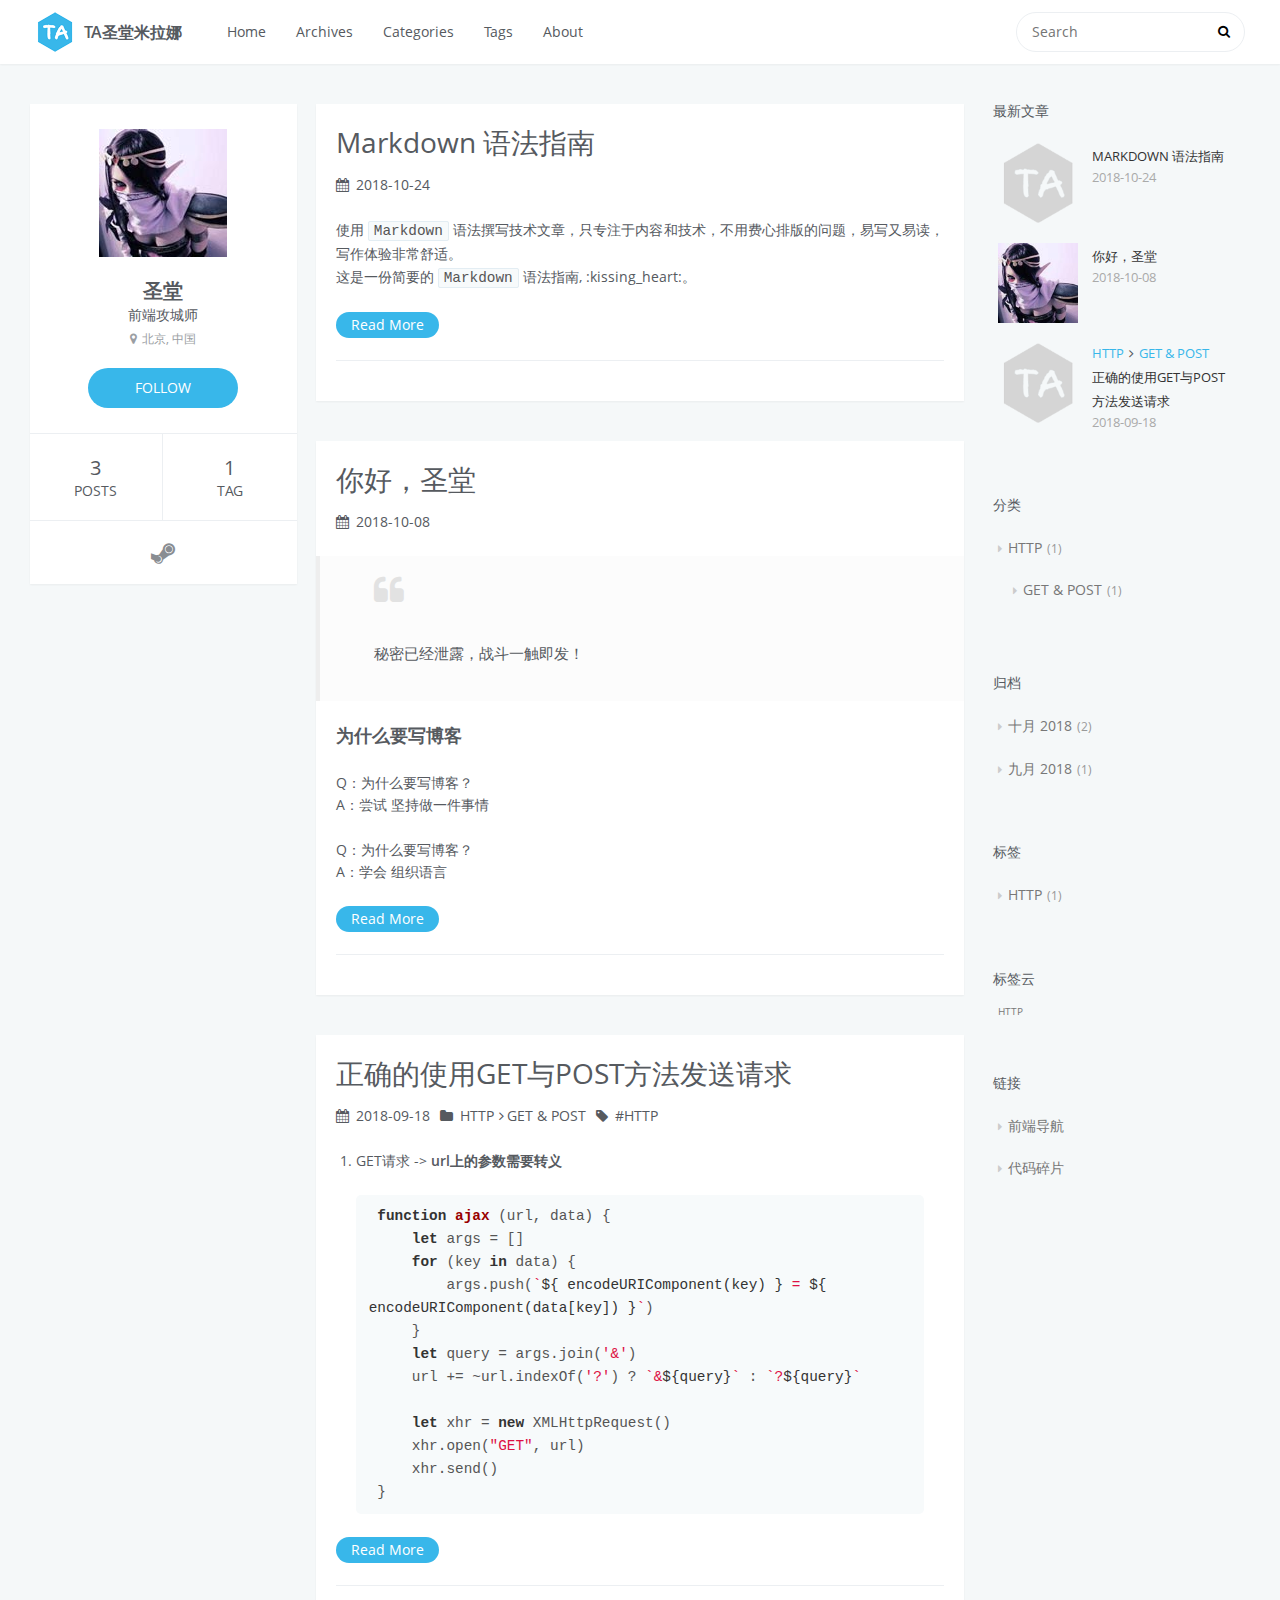
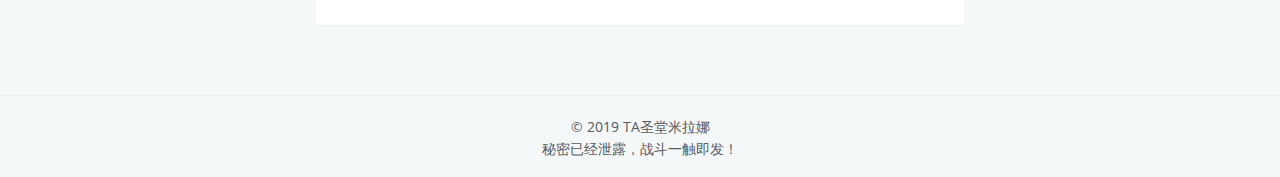
<file: index.html>
<!DOCTYPE html>
<html lang=zh>
<head>
    <meta charset="utf-8">
    
    <title>TA圣堂米拉娜</title>
    <meta name="viewport" content="width=device-width, initial-scale=1, maximum-scale=1" />
    <meta name="description" content="前端 博客 圣堂">
<meta name="keywords" content="前端 博客 圣堂">
<meta property="og:type" content="website">
<meta property="og:title" content="TA圣堂米拉娜">
<meta property="og:url" content="http://blog.wuhongbin.com/index.html">
<meta property="og:site_name" content="TA圣堂米拉娜">
<meta property="og:description" content="前端 博客 圣堂">
<meta property="og:locale" content="zh-CN">
<meta name="twitter:card" content="summary">
<meta name="twitter:title" content="TA圣堂米拉娜">
<meta name="twitter:description" content="前端 博客 圣堂">
    

    

    
        <link rel="icon" href="/css/images/favicon.ico" />
    

    <link rel="stylesheet" href="/libs/font-awesome/css/font-awesome.min.css">
    <link rel="stylesheet" href="/libs/open-sans/styles.css">
    <link rel="stylesheet" href="/libs/source-code-pro/styles.css">
    <link rel="stylesheet" href="/css/style.css">
    
    <script src="/libs/jquery/2.1.3/jquery.min.js"></script>

    <link rel="stylesheet" href="/libs/highlight/github.css">
    <script src="/libs/highlight/highlight.js"></script>
    <script>hljs.initHighlightingOnLoad();</script>


    
    
        <link rel="stylesheet" href="/libs/lightgallery/css/lightgallery.min.css">
    
    
    
        <script type="text/javascript">
(function(i,s,o,g,r,a,m) {i['GoogleAnalyticsObject']=r;i[r]=i[r]||function() {
(i[r].q=i[r].q||[]).push(arguments)},i[r].l=1*new Date();a=s.createElement(o),
m=s.getElementsByTagName(o)[0];a.async=1;a.src=g;m.parentNode.insertBefore(a,m)
})(window,document,'script','//www.google-analytics.com/analytics.js','ga');

ga('create', 'UA-127105097-1', 'auto');
ga('send', 'pageview');

</script>
    
    
    
        <script>
var _hmt = _hmt || [];
(function() {
    var hm = document.createElement("script");
    hm.src = "//hm.baidu.com/hm.js?fa59de63d3320a45f6aa672138d2e55c";
    var s = document.getElementsByTagName("script")[0];
    s.parentNode.insertBefore(hm, s);
})();
</script>

    


</head>

<body>
    <div id="container">
        <header id="header">
    <div id="header-main" class="header-inner">
        <div class="outer">
            <a href="/" id="logo">
                <i class="logo"></i>
                <span class="site-title">TA圣堂米拉娜</span>
            </a>
            <nav id="main-nav">
                
                    <a class="main-nav-link" href="/.">Home</a>
                
                    <a class="main-nav-link" href="/archives">Archives</a>
                
                    <a class="main-nav-link" href="/categories">Categories</a>
                
                    <a class="main-nav-link" href="/tags">Tags</a>
                
                    <a class="main-nav-link" href="/about">About</a>
                
            </nav>
            
                
                <nav id="sub-nav">
                    <div class="profile" id="profile-nav">
                        <a id="profile-anchor" href="javascript:;">
                            <img class="avatar" src="/css/images/avatar.jpg" />
                            <i class="fa fa-caret-down"></i>
                        </a>
                    </div>
                </nav>
            
            <div id="search-form-wrap">

    <form class="search-form">
        <input type="text" class="ins-search-input search-form-input" placeholder="Search" />
        <button type="submit" class="search-form-submit"></button>
    </form>
    <div class="ins-search">
    <div class="ins-search-mask"></div>
    <div class="ins-search-container">
        <div class="ins-input-wrapper">
            <input type="text" class="ins-search-input" placeholder="Type something..." />
            <span class="ins-close ins-selectable"><i class="fa fa-times-circle"></i></span>
        </div>
        <div class="ins-section-wrapper">
            <div class="ins-section-container"></div>
        </div>
    </div>
</div>
<script>
(function (window) {
    var INSIGHT_CONFIG = {
        TRANSLATION: {
            POSTS: 'Posts',
            PAGES: 'Pages',
            CATEGORIES: 'Categories',
            TAGS: 'Tags',
            UNTITLED: '(Untitled)',
        },
        ROOT_URL: '/',
        CONTENT_URL: '/content.json',
    };
    window.INSIGHT_CONFIG = INSIGHT_CONFIG;
})(window);
</script>
<script src="/js/insight.js"></script>

</div>
        </div>
    </div>
    <div id="main-nav-mobile" class="header-sub header-inner">
        <table class="menu outer">
            <tr>
                
                    <td><a class="main-nav-link" href="/.">Home</a></td>
                
                    <td><a class="main-nav-link" href="/archives">Archives</a></td>
                
                    <td><a class="main-nav-link" href="/categories">Categories</a></td>
                
                    <td><a class="main-nav-link" href="/tags">Tags</a></td>
                
                    <td><a class="main-nav-link" href="/about">About</a></td>
                
                <td>
                    
    <div class="search-form">
        <input type="text" class="ins-search-input search-form-input" placeholder="Search" />
    </div>

                </td>
            </tr>
        </table>
    </div>
</header>

        <div class="outer">
            
                

<aside id="profile">
    <div class="inner profile-inner">
        <div class="base-info profile-block">
            <img id="avatar" src="/css/images/avatar.jpg" />
            <h2 id="name">圣堂</h2>
            <h3 id="title">前端攻城师</h3>
            <span id="location"><i class="fa fa-map-marker"></i>北京, 中国</span>
            <a id="follow" target="_blank" href="https://gitee.com/qq8697">FOLLOW</a>
        </div>
        <div class="article-info profile-block">
            <div class="article-info-block">
                3
                <span>posts</span>
            </div>
            <div class="article-info-block">
                1
                <span>tag</span>
            </div>
        </div>
        
        <div class="profile-block social-links">
            <table>
                <tr>
                    
                    
                    <td>
                        <a href="https://steamcommunity.com/profiles/76561198386205036/" target="_blank" title="steam" class=tooltip>
                            <i class="fa fa-steam"></i>
                        </a>
                    </td>
                    
                </tr>
            </table>
        </div>
        
    </div>
</aside>

            
            <section id="main">
    <article id="post-markdown-grammar-guide" class="article article-type-post" itemscope itemprop="blogPost" data-id="cjyfiphl600029kffm4e5cwlq">
    <div class="article-inner">
        
        
            <header class="article-header">
                
    
        <h1 itemprop="name">
            <a class="article-title" href="/2018/10/markdown-grammar-guide.html">Markdown 语法指南</a>
        </h1>
    

                
                    <div class="article-meta">
                        
    <div class="article-date">
        <i class="fa fa-calendar"></i>
        <a href="/2018/10/markdown-grammar-guide.html">
            <time datetime="2018-10-24T07:10:35.000Z" itemprop="datePublished">2018-10-24</time>
        </a>
    </div>


                        
                        
                    </div>
                
            </header>
        
        
        <div class="article-entry" itemprop="articleBody">
        
            <p><p>使用 <code>Markdown</code> 语法撰写技术文章，只专注于内容和技术，不用费心排版的问题，易写又易读，写作体验非常舒适。<br>这是一份简要的 <code>Markdown</code> 语法指南, :kissing_heart:。</p></p>
            <p class="article-more-link">
                <a href="/2018/10/markdown-grammar-guide.html#more">Read More</a>
            </p>
        
        </div>
        <footer class="article-footer">
            
            
    

        </footer>
    </div>
    
</article>



    <article id="post-hello-templar" class="article article-type-post" itemscope itemprop="blogPost" data-id="cjyfiphky00009kffyny5s9ql">
    <div class="article-inner">
        
        
            <header class="article-header">
                
    
        <h1 itemprop="name">
            <a class="article-title" href="/2018/10/hello-templar.html">你好，圣堂</a>
        </h1>
    

                
                    <div class="article-meta">
                        
    <div class="article-date">
        <i class="fa fa-calendar"></i>
        <a href="/2018/10/hello-templar.html">
            <time datetime="2018-10-08T11:19:28.000Z" itemprop="datePublished">2018-10-08</time>
        </a>
    </div>


                        
                        
                    </div>
                
            </header>
        
        
        <div class="article-entry" itemprop="articleBody">
        
            <p><blockquote>
<p>秘密已经泄露，战斗一触即发！</p>
</blockquote>
<h3 id="为什么要写博客"><a href="#为什么要写博客" class="headerlink" title="为什么要写博客"></a>为什么要写博客</h3><p>Q：为什么要写博客？<br>A：尝试 坚持做一件事情  </p>
<p>Q：为什么要写博客？<br>A：学会 组织语言  </p></p>
            <p class="article-more-link">
                <a href="/2018/10/hello-templar.html#more">Read More</a>
            </p>
        
        </div>
        <footer class="article-footer">
            
            
    

        </footer>
    </div>
    
</article>



    <article id="post-correctly-use-GET-and-POST-method-to-send-requests" class="article article-type-post" itemscope itemprop="blogPost" data-id="cjyfiphl400019kffw8fyxx2s">
    <div class="article-inner">
        
        
            <header class="article-header">
                
    
        <h1 itemprop="name">
            <a class="article-title" href="/2018/09/correctly-use-GET-and-POST-method-to-send-requests.html">正确的使用GET与POST方法发送请求</a>
        </h1>
    

                
                    <div class="article-meta">
                        
    <div class="article-date">
        <i class="fa fa-calendar"></i>
        <a href="/2018/09/correctly-use-GET-and-POST-method-to-send-requests.html">
            <time datetime="2018-09-18T07:10:35.000Z" itemprop="datePublished">2018-09-18</time>
        </a>
    </div>


                        
    <div class="article-category">
    	<i class="fa fa-folder"></i>
        <a class="article-category-link" href="/categories/HTTP/">HTTP</a><i class="fa fa-angle-right"></i><a class="article-category-link" href="/categories/HTTP/GET-POST/">GET & POST</a>
    </div>

                        
    <div class="article-tag">
        <i class="fa fa-tag"></i>
        <a class="tag-link" href="/tags/HTTP/">HTTP</a>
    </div>

                    </div>
                
            </header>
        
        
        <div class="article-entry" itemprop="articleBody">
        
            <p><ol>
<li><p>GET请求 -&gt; <strong>url上的参数需要转义</strong></p>
<pre><code> function ajax (url, data) {
     let args = []
     for (key in data) {
         args.push(`${ encodeURIComponent(key) } = ${ encodeURIComponent(data[key]) }`)
     }
     let query = args.join(&#39;&amp;&#39;)
     url += ~url.indexOf(&#39;?&#39;) ? `&amp;${query}` : `?${query}`

     let xhr = new XMLHttpRequest()
     xhr.open(&quot;GET&quot;, url)
     xhr.send()
 }
</code></pre></li>
</ol></p>
            <p class="article-more-link">
                <a href="/2018/09/correctly-use-GET-and-POST-method-to-send-requests.html#more">Read More</a>
            </p>
        
        </div>
        <footer class="article-footer">
            
            
    

        </footer>
    </div>
    
</article>


</section>
            
                
<aside id="sidebar">
   
        
    <div class="widget-wrap">
        <h3 class="widget-title">最新文章</h3>
        <div class="widget">
            <ul id="recent-post" class="">
                
                    <li>
                        
                        <div class="item-thumbnail">
                            <a href="/2018/10/markdown-grammar-guide.html" class="thumbnail">
    
    
        <span class="thumbnail-image thumbnail-none"></span>
    
</a>

                        </div>
                        
                        <div class="item-inner">
                            <p class="item-category"></p>
                            <p class="item-title"><a href="/2018/10/markdown-grammar-guide.html" class="title">Markdown 语法指南</a></p>
                            <p class="item-date"><time datetime="2018-10-24T07:10:35.000Z" itemprop="datePublished">2018-10-24</time></p>
                        </div>
                    </li>
                
                    <li>
                        
                        <div class="item-thumbnail">
                            <a href="/2018/10/hello-templar.html" class="thumbnail">
    
    
        <span style="background-image:url(/images/avatar.jpg)" alt="你好，圣堂" class="thumbnail-image"></span>
    
</a>

                        </div>
                        
                        <div class="item-inner">
                            <p class="item-category"></p>
                            <p class="item-title"><a href="/2018/10/hello-templar.html" class="title">你好，圣堂</a></p>
                            <p class="item-date"><time datetime="2018-10-08T11:19:28.000Z" itemprop="datePublished">2018-10-08</time></p>
                        </div>
                    </li>
                
                    <li>
                        
                        <div class="item-thumbnail">
                            <a href="/2018/09/correctly-use-GET-and-POST-method-to-send-requests.html" class="thumbnail">
    
    
        <span class="thumbnail-image thumbnail-none"></span>
    
</a>

                        </div>
                        
                        <div class="item-inner">
                            <p class="item-category"><a class="article-category-link" href="/categories/HTTP/">HTTP</a><i class="fa fa-angle-right"></i><a class="article-category-link" href="/categories/HTTP/GET-POST/">GET & POST</a></p>
                            <p class="item-title"><a href="/2018/09/correctly-use-GET-and-POST-method-to-send-requests.html" class="title">正确的使用GET与POST方法发送请求</a></p>
                            <p class="item-date"><time datetime="2018-09-18T07:10:35.000Z" itemprop="datePublished">2018-09-18</time></p>
                        </div>
                    </li>
                
            </ul>
        </div>
    </div>

    
        
    <div class="widget-wrap">
        <h3 class="widget-title">分类</h3>
        <div class="widget">
            <ul class="category-list"><li class="category-list-item"><a class="category-list-link" href="/categories/HTTP/">HTTP</a><span class="category-list-count">1</span><ul class="category-list-child"><li class="category-list-item"><a class="category-list-link" href="/categories/HTTP/GET-POST/">GET & POST</a><span class="category-list-count">1</span></li></ul></li></ul>
        </div>
    </div>

    
        
    <div class="widget-wrap">
        <h3 class="widget-title">归档</h3>
        <div class="widget">
            <ul class="archive-list"><li class="archive-list-item"><a class="archive-list-link" href="/archives/2018/10/">十月 2018</a><span class="archive-list-count">2</span></li><li class="archive-list-item"><a class="archive-list-link" href="/archives/2018/09/">九月 2018</a><span class="archive-list-count">1</span></li></ul>
        </div>
    </div>

    
        
    <div class="widget-wrap">
        <h3 class="widget-title">标签</h3>
        <div class="widget">
            <ul class="tag-list"><li class="tag-list-item"><a class="tag-list-link" href="/tags/HTTP/">HTTP</a><span class="tag-list-count">1</span></li></ul>
        </div>
    </div>

    
        
    <div class="widget-wrap">
        <h3 class="widget-title">标签云</h3>
        <div class="widget tagcloud">
            <a href="/tags/HTTP/" style="font-size: 10px;">HTTP</a>
        </div>
    </div>

    
        
    <div class="widget-wrap widget-list">
        <h3 class="widget-title">链接</h3>
        <div class="widget">
            <ul>
                
                    <li>
                        <a href="http://nav.wuhongbin.com">前端导航</a>
                    </li>
                
                    <li>
                        <a href="http://code.wuhongbin.com">代码碎片</a>
                    </li>
                
            </ul>
        </div>
    </div>


    
    <div id="toTop" class="fa fa-angle-up"></div>
</aside>

            
        </div>
        <footer id="footer">
    <div class="outer">
        <div id="footer-info" class="inner">
            &copy; 2019 TA圣堂米拉娜<br>
            秘密已经泄露，战斗一触即发！
        </div>
    </div>
</footer>
    </div>
    
    
        <script src="/libs/lightgallery/js/lightgallery.min.js"></script>
        <script src="/libs/lightgallery/js/lg-thumbnail.min.js"></script>
        <script src="/libs/lightgallery/js/lg-autoplay.min.js"></script>
        <script src="/libs/lightgallery/js/lg-video.min.js"></script>
        <script src="/libs/lightgallery/js/lg-fullscreen.min.js"></script>
        <script src="/libs/lightgallery/js/lg-pager.min.js"></script>
        <script src="/libs/lightgallery/js/lg-zoom.min.js"></script>
        <script src="/libs/lightgallery/js/lg-hash.min.js"></script>
    
    
    



<!-- Custom Scripts -->
<script src="/js/main.js"></script>

</body>
</html>
</file>
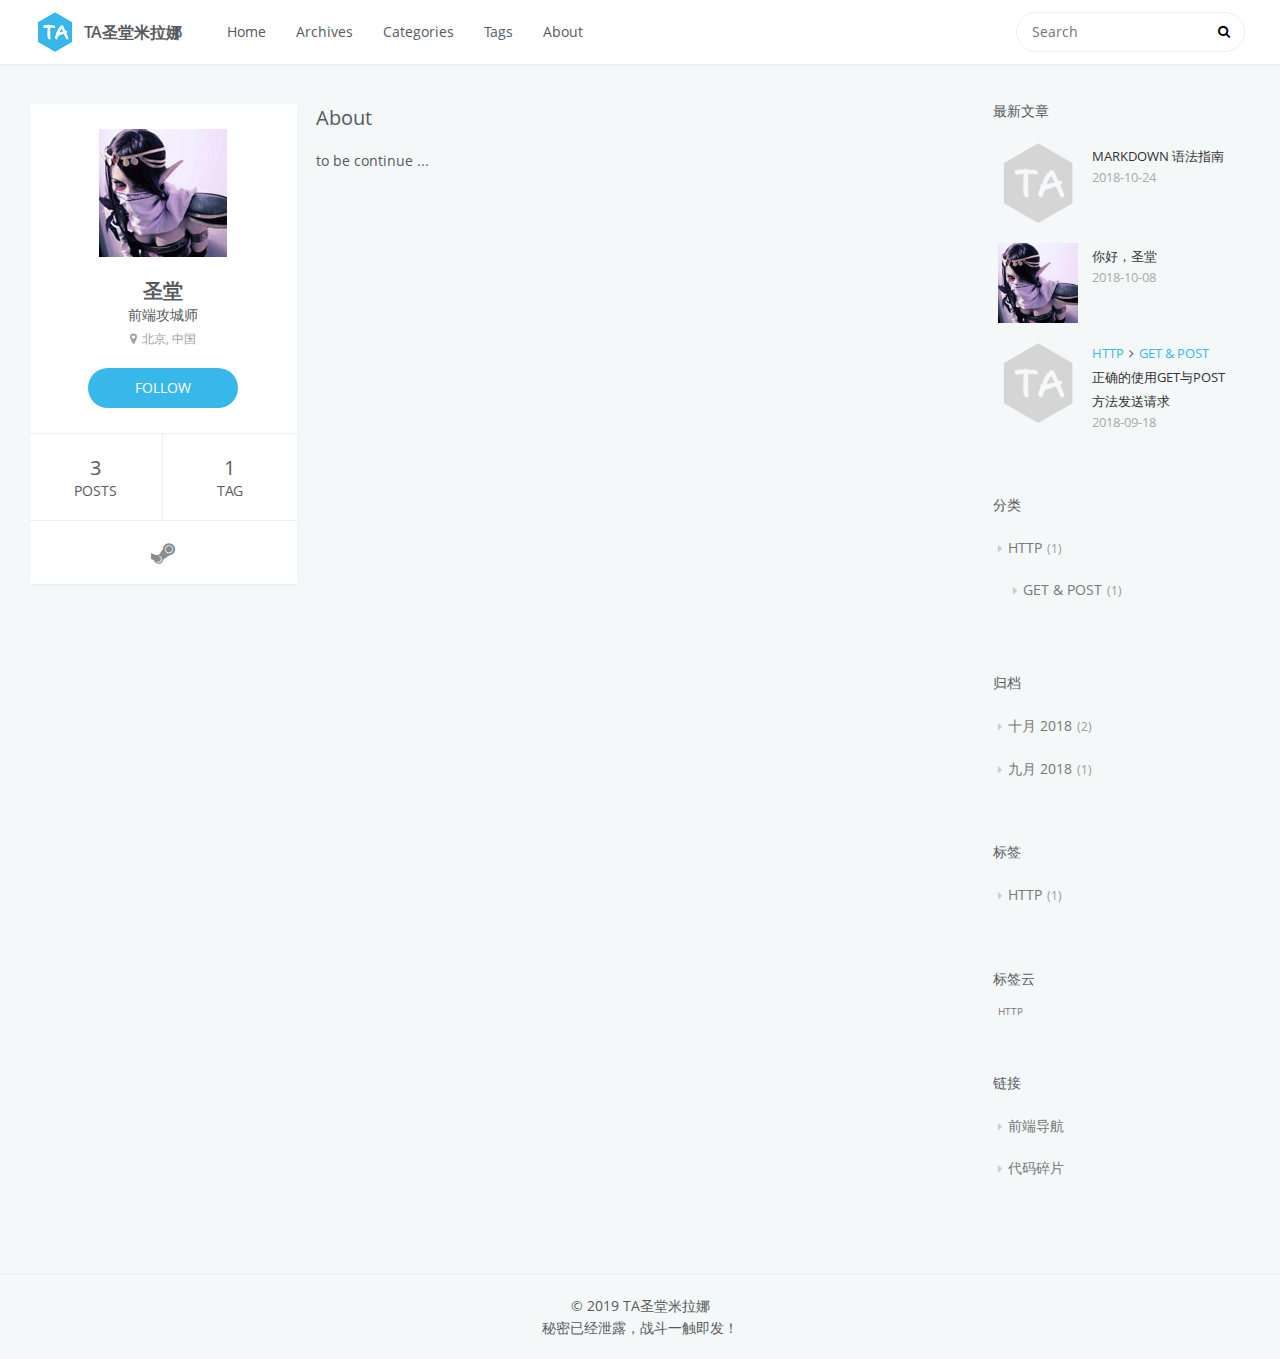
<file: about/index.html>
<!DOCTYPE html>
<html lang=zh>
<head>
    <meta charset="utf-8">
    
    <title>About | TA圣堂米拉娜</title>
    <meta name="viewport" content="width=device-width, initial-scale=1, maximum-scale=1" />
    <meta name="description" content="前端 博客 圣堂">
<meta name="keywords" content="前端 博客 圣堂">
<meta property="og:type" content="website">
<meta property="og:title" content="About">
<meta property="og:url" content="http://blog.wuhongbin.com/about/index.html">
<meta property="og:site_name" content="TA圣堂米拉娜">
<meta property="og:description" content="前端 博客 圣堂">
<meta property="og:locale" content="zh-CN">
<meta property="og:updated_time" content="2018-09-25T06:49:07.852Z">
<meta name="twitter:card" content="summary">
<meta name="twitter:title" content="About">
<meta name="twitter:description" content="前端 博客 圣堂">
    

    

    
        <link rel="icon" href="/css/images/favicon.ico" />
    

    <link rel="stylesheet" href="/libs/font-awesome/css/font-awesome.min.css">
    <link rel="stylesheet" href="/libs/open-sans/styles.css">
    <link rel="stylesheet" href="/libs/source-code-pro/styles.css">
    <link rel="stylesheet" href="/css/style.css">
    
    <script src="/libs/jquery/2.1.3/jquery.min.js"></script>

    <link rel="stylesheet" href="/libs/highlight/github.css">
    <script src="/libs/highlight/highlight.js"></script>
    <script>hljs.initHighlightingOnLoad();</script>


    
    
        <link rel="stylesheet" href="/libs/lightgallery/css/lightgallery.min.css">
    
    
    
        <script type="text/javascript">
(function(i,s,o,g,r,a,m) {i['GoogleAnalyticsObject']=r;i[r]=i[r]||function() {
(i[r].q=i[r].q||[]).push(arguments)},i[r].l=1*new Date();a=s.createElement(o),
m=s.getElementsByTagName(o)[0];a.async=1;a.src=g;m.parentNode.insertBefore(a,m)
})(window,document,'script','//www.google-analytics.com/analytics.js','ga');

ga('create', 'UA-127105097-1', 'auto');
ga('send', 'pageview');

</script>
    
    
    
        <script>
var _hmt = _hmt || [];
(function() {
    var hm = document.createElement("script");
    hm.src = "//hm.baidu.com/hm.js?fa59de63d3320a45f6aa672138d2e55c";
    var s = document.getElementsByTagName("script")[0];
    s.parentNode.insertBefore(hm, s);
})();
</script>

    


</head>

<body>
    <div id="container">
        <header id="header">
    <div id="header-main" class="header-inner">
        <div class="outer">
            <a href="/" id="logo">
                <i class="logo"></i>
                <span class="site-title">TA圣堂米拉娜</span>
            </a>
            <nav id="main-nav">
                
                    <a class="main-nav-link" href="/.">Home</a>
                
                    <a class="main-nav-link" href="/archives">Archives</a>
                
                    <a class="main-nav-link" href="/categories">Categories</a>
                
                    <a class="main-nav-link" href="/tags">Tags</a>
                
                    <a class="main-nav-link" href="/about">About</a>
                
            </nav>
            
                
                <nav id="sub-nav">
                    <div class="profile" id="profile-nav">
                        <a id="profile-anchor" href="javascript:;">
                            <img class="avatar" src="/css/images/avatar.jpg" />
                            <i class="fa fa-caret-down"></i>
                        </a>
                    </div>
                </nav>
            
            <div id="search-form-wrap">

    <form class="search-form">
        <input type="text" class="ins-search-input search-form-input" placeholder="Search" />
        <button type="submit" class="search-form-submit"></button>
    </form>
    <div class="ins-search">
    <div class="ins-search-mask"></div>
    <div class="ins-search-container">
        <div class="ins-input-wrapper">
            <input type="text" class="ins-search-input" placeholder="Type something..." />
            <span class="ins-close ins-selectable"><i class="fa fa-times-circle"></i></span>
        </div>
        <div class="ins-section-wrapper">
            <div class="ins-section-container"></div>
        </div>
    </div>
</div>
<script>
(function (window) {
    var INSIGHT_CONFIG = {
        TRANSLATION: {
            POSTS: 'Posts',
            PAGES: 'Pages',
            CATEGORIES: 'Categories',
            TAGS: 'Tags',
            UNTITLED: '(Untitled)',
        },
        ROOT_URL: '/',
        CONTENT_URL: '/content.json',
    };
    window.INSIGHT_CONFIG = INSIGHT_CONFIG;
})(window);
</script>
<script src="/js/insight.js"></script>

</div>
        </div>
    </div>
    <div id="main-nav-mobile" class="header-sub header-inner">
        <table class="menu outer">
            <tr>
                
                    <td><a class="main-nav-link" href="/.">Home</a></td>
                
                    <td><a class="main-nav-link" href="/archives">Archives</a></td>
                
                    <td><a class="main-nav-link" href="/categories">Categories</a></td>
                
                    <td><a class="main-nav-link" href="/tags">Tags</a></td>
                
                    <td><a class="main-nav-link" href="/about">About</a></td>
                
                <td>
                    
    <div class="search-form">
        <input type="text" class="ins-search-input search-form-input" placeholder="Search" />
    </div>

                </td>
            </tr>
        </table>
    </div>
</header>

        <div class="outer">
            
                

<aside id="profile">
    <div class="inner profile-inner">
        <div class="base-info profile-block">
            <img id="avatar" src="/css/images/avatar.jpg" />
            <h2 id="name">圣堂</h2>
            <h3 id="title">前端攻城师</h3>
            <span id="location"><i class="fa fa-map-marker"></i>北京, 中国</span>
            <a id="follow" target="_blank" href="https://gitee.com/qq8697">FOLLOW</a>
        </div>
        <div class="article-info profile-block">
            <div class="article-info-block">
                3
                <span>posts</span>
            </div>
            <div class="article-info-block">
                1
                <span>tag</span>
            </div>
        </div>
        
        <div class="profile-block social-links">
            <table>
                <tr>
                    
                    
                    <td>
                        <a href="https://steamcommunity.com/profiles/76561198386205036/" target="_blank" title="steam" class=tooltip>
                            <i class="fa fa-steam"></i>
                        </a>
                    </td>
                    
                </tr>
            </table>
        </div>
        
    </div>
</aside>

            
            <section id="main"><section class="layout-wrap">
    <div class="layout-title">
        <span>About</span>
    </div>
    <div class="layout-wrap-inner">
        <span>to be continue ...</span>
    </div>
</section></section>
            
                
<aside id="sidebar">
   
        
    <div class="widget-wrap">
        <h3 class="widget-title">最新文章</h3>
        <div class="widget">
            <ul id="recent-post" class="">
                
                    <li>
                        
                        <div class="item-thumbnail">
                            <a href="/2018/10/markdown-grammar-guide.html" class="thumbnail">
    
    
        <span class="thumbnail-image thumbnail-none"></span>
    
</a>

                        </div>
                        
                        <div class="item-inner">
                            <p class="item-category"></p>
                            <p class="item-title"><a href="/2018/10/markdown-grammar-guide.html" class="title">Markdown 语法指南</a></p>
                            <p class="item-date"><time datetime="2018-10-24T07:10:35.000Z" itemprop="datePublished">2018-10-24</time></p>
                        </div>
                    </li>
                
                    <li>
                        
                        <div class="item-thumbnail">
                            <a href="/2018/10/hello-templar.html" class="thumbnail">
    
    
        <span style="background-image:url(/images/avatar.jpg)" alt="你好，圣堂" class="thumbnail-image"></span>
    
</a>

                        </div>
                        
                        <div class="item-inner">
                            <p class="item-category"></p>
                            <p class="item-title"><a href="/2018/10/hello-templar.html" class="title">你好，圣堂</a></p>
                            <p class="item-date"><time datetime="2018-10-08T11:19:28.000Z" itemprop="datePublished">2018-10-08</time></p>
                        </div>
                    </li>
                
                    <li>
                        
                        <div class="item-thumbnail">
                            <a href="/2018/09/correctly-use-GET-and-POST-method-to-send-requests.html" class="thumbnail">
    
    
        <span class="thumbnail-image thumbnail-none"></span>
    
</a>

                        </div>
                        
                        <div class="item-inner">
                            <p class="item-category"><a class="article-category-link" href="/categories/HTTP/">HTTP</a><i class="fa fa-angle-right"></i><a class="article-category-link" href="/categories/HTTP/GET-POST/">GET & POST</a></p>
                            <p class="item-title"><a href="/2018/09/correctly-use-GET-and-POST-method-to-send-requests.html" class="title">正确的使用GET与POST方法发送请求</a></p>
                            <p class="item-date"><time datetime="2018-09-18T07:10:35.000Z" itemprop="datePublished">2018-09-18</time></p>
                        </div>
                    </li>
                
            </ul>
        </div>
    </div>

    
        
    <div class="widget-wrap">
        <h3 class="widget-title">分类</h3>
        <div class="widget">
            <ul class="category-list"><li class="category-list-item"><a class="category-list-link" href="/categories/HTTP/">HTTP</a><span class="category-list-count">1</span><ul class="category-list-child"><li class="category-list-item"><a class="category-list-link" href="/categories/HTTP/GET-POST/">GET & POST</a><span class="category-list-count">1</span></li></ul></li></ul>
        </div>
    </div>

    
        
    <div class="widget-wrap">
        <h3 class="widget-title">归档</h3>
        <div class="widget">
            <ul class="archive-list"><li class="archive-list-item"><a class="archive-list-link" href="/archives/2018/10/">十月 2018</a><span class="archive-list-count">2</span></li><li class="archive-list-item"><a class="archive-list-link" href="/archives/2018/09/">九月 2018</a><span class="archive-list-count">1</span></li></ul>
        </div>
    </div>

    
        
    <div class="widget-wrap">
        <h3 class="widget-title">标签</h3>
        <div class="widget">
            <ul class="tag-list"><li class="tag-list-item"><a class="tag-list-link" href="/tags/HTTP/">HTTP</a><span class="tag-list-count">1</span></li></ul>
        </div>
    </div>

    
        
    <div class="widget-wrap">
        <h3 class="widget-title">标签云</h3>
        <div class="widget tagcloud">
            <a href="/tags/HTTP/" style="font-size: 10px;">HTTP</a>
        </div>
    </div>

    
        
    <div class="widget-wrap widget-list">
        <h3 class="widget-title">链接</h3>
        <div class="widget">
            <ul>
                
                    <li>
                        <a href="http://nav.wuhongbin.com">前端导航</a>
                    </li>
                
                    <li>
                        <a href="http://code.wuhongbin.com">代码碎片</a>
                    </li>
                
            </ul>
        </div>
    </div>


    
    <div id="toTop" class="fa fa-angle-up"></div>
</aside>

            
        </div>
        <footer id="footer">
    <div class="outer">
        <div id="footer-info" class="inner">
            &copy; 2019 TA圣堂米拉娜<br>
            秘密已经泄露，战斗一触即发！
        </div>
    </div>
</footer>
    </div>
    
    
        <script src="/libs/lightgallery/js/lightgallery.min.js"></script>
        <script src="/libs/lightgallery/js/lg-thumbnail.min.js"></script>
        <script src="/libs/lightgallery/js/lg-autoplay.min.js"></script>
        <script src="/libs/lightgallery/js/lg-video.min.js"></script>
        <script src="/libs/lightgallery/js/lg-fullscreen.min.js"></script>
        <script src="/libs/lightgallery/js/lg-pager.min.js"></script>
        <script src="/libs/lightgallery/js/lg-zoom.min.js"></script>
        <script src="/libs/lightgallery/js/lg-hash.min.js"></script>
    
    
    



<!-- Custom Scripts -->
<script src="/js/main.js"></script>

</body>
</html>
</file>
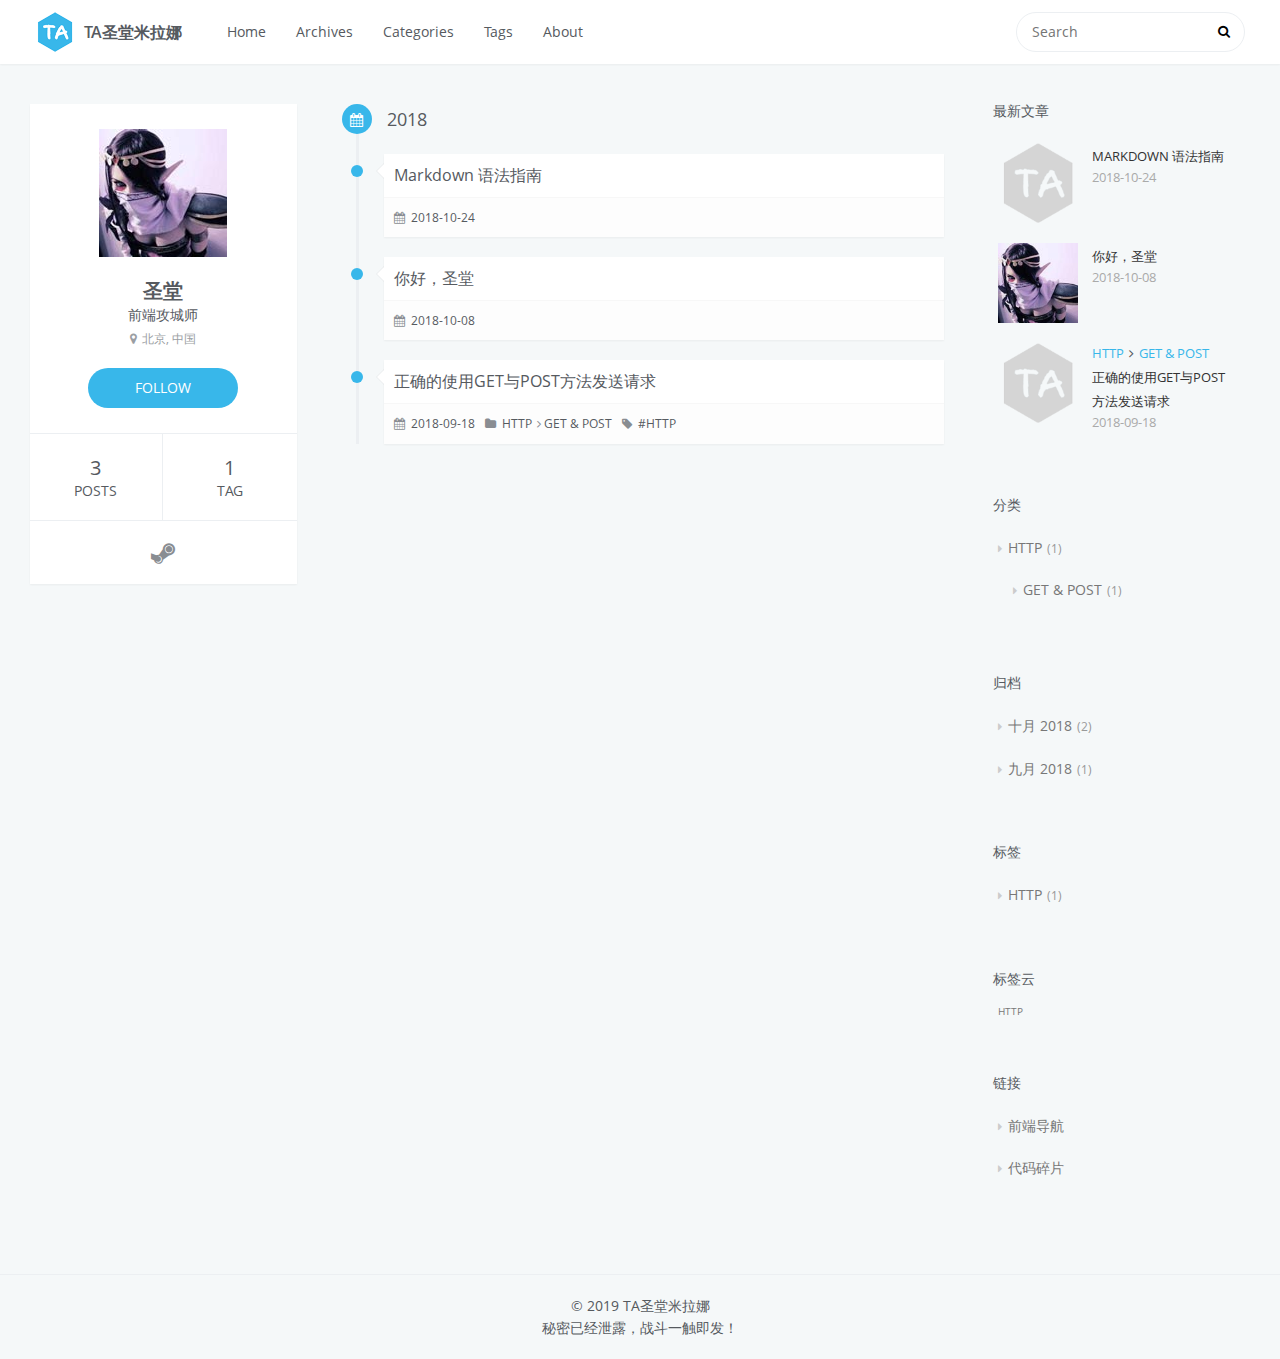
<file: archives/index.html>
<!DOCTYPE html>
<html lang=zh>
<head>
    <meta charset="utf-8">
    
    <title>Archive | TA圣堂米拉娜</title>
    <meta name="viewport" content="width=device-width, initial-scale=1, maximum-scale=1" />
    <meta name="description" content="前端 博客 圣堂">
<meta name="keywords" content="前端 博客 圣堂">
<meta property="og:type" content="website">
<meta property="og:title" content="TA圣堂米拉娜">
<meta property="og:url" content="http://blog.wuhongbin.com/archives/index.html">
<meta property="og:site_name" content="TA圣堂米拉娜">
<meta property="og:description" content="前端 博客 圣堂">
<meta property="og:locale" content="zh-CN">
<meta name="twitter:card" content="summary">
<meta name="twitter:title" content="TA圣堂米拉娜">
<meta name="twitter:description" content="前端 博客 圣堂">
    

    

    
        <link rel="icon" href="/css/images/favicon.ico" />
    

    <link rel="stylesheet" href="/libs/font-awesome/css/font-awesome.min.css">
    <link rel="stylesheet" href="/libs/open-sans/styles.css">
    <link rel="stylesheet" href="/libs/source-code-pro/styles.css">
    <link rel="stylesheet" href="/css/style.css">
    
    <script src="/libs/jquery/2.1.3/jquery.min.js"></script>

    <link rel="stylesheet" href="/libs/highlight/github.css">
    <script src="/libs/highlight/highlight.js"></script>
    <script>hljs.initHighlightingOnLoad();</script>


    
    
        <link rel="stylesheet" href="/libs/lightgallery/css/lightgallery.min.css">
    
    
    
        <script type="text/javascript">
(function(i,s,o,g,r,a,m) {i['GoogleAnalyticsObject']=r;i[r]=i[r]||function() {
(i[r].q=i[r].q||[]).push(arguments)},i[r].l=1*new Date();a=s.createElement(o),
m=s.getElementsByTagName(o)[0];a.async=1;a.src=g;m.parentNode.insertBefore(a,m)
})(window,document,'script','//www.google-analytics.com/analytics.js','ga');

ga('create', 'UA-127105097-1', 'auto');
ga('send', 'pageview');

</script>
    
    
    
        <script>
var _hmt = _hmt || [];
(function() {
    var hm = document.createElement("script");
    hm.src = "//hm.baidu.com/hm.js?fa59de63d3320a45f6aa672138d2e55c";
    var s = document.getElementsByTagName("script")[0];
    s.parentNode.insertBefore(hm, s);
})();
</script>

    


</head>

<body>
    <div id="container">
        <header id="header">
    <div id="header-main" class="header-inner">
        <div class="outer">
            <a href="/" id="logo">
                <i class="logo"></i>
                <span class="site-title">TA圣堂米拉娜</span>
            </a>
            <nav id="main-nav">
                
                    <a class="main-nav-link" href="/.">Home</a>
                
                    <a class="main-nav-link" href="/archives">Archives</a>
                
                    <a class="main-nav-link" href="/categories">Categories</a>
                
                    <a class="main-nav-link" href="/tags">Tags</a>
                
                    <a class="main-nav-link" href="/about">About</a>
                
            </nav>
            
                
                <nav id="sub-nav">
                    <div class="profile" id="profile-nav">
                        <a id="profile-anchor" href="javascript:;">
                            <img class="avatar" src="/css/images/avatar.jpg" />
                            <i class="fa fa-caret-down"></i>
                        </a>
                    </div>
                </nav>
            
            <div id="search-form-wrap">

    <form class="search-form">
        <input type="text" class="ins-search-input search-form-input" placeholder="Search" />
        <button type="submit" class="search-form-submit"></button>
    </form>
    <div class="ins-search">
    <div class="ins-search-mask"></div>
    <div class="ins-search-container">
        <div class="ins-input-wrapper">
            <input type="text" class="ins-search-input" placeholder="Type something..." />
            <span class="ins-close ins-selectable"><i class="fa fa-times-circle"></i></span>
        </div>
        <div class="ins-section-wrapper">
            <div class="ins-section-container"></div>
        </div>
    </div>
</div>
<script>
(function (window) {
    var INSIGHT_CONFIG = {
        TRANSLATION: {
            POSTS: 'Posts',
            PAGES: 'Pages',
            CATEGORIES: 'Categories',
            TAGS: 'Tags',
            UNTITLED: '(Untitled)',
        },
        ROOT_URL: '/',
        CONTENT_URL: '/content.json',
    };
    window.INSIGHT_CONFIG = INSIGHT_CONFIG;
})(window);
</script>
<script src="/js/insight.js"></script>

</div>
        </div>
    </div>
    <div id="main-nav-mobile" class="header-sub header-inner">
        <table class="menu outer">
            <tr>
                
                    <td><a class="main-nav-link" href="/.">Home</a></td>
                
                    <td><a class="main-nav-link" href="/archives">Archives</a></td>
                
                    <td><a class="main-nav-link" href="/categories">Categories</a></td>
                
                    <td><a class="main-nav-link" href="/tags">Tags</a></td>
                
                    <td><a class="main-nav-link" href="/about">About</a></td>
                
                <td>
                    
    <div class="search-form">
        <input type="text" class="ins-search-input search-form-input" placeholder="Search" />
    </div>

                </td>
            </tr>
        </table>
    </div>
</header>

        <div class="outer">
            
                

<aside id="profile">
    <div class="inner profile-inner">
        <div class="base-info profile-block">
            <img id="avatar" src="/css/images/avatar.jpg" />
            <h2 id="name">圣堂</h2>
            <h3 id="title">前端攻城师</h3>
            <span id="location"><i class="fa fa-map-marker"></i>北京, 中国</span>
            <a id="follow" target="_blank" href="https://gitee.com/qq8697">FOLLOW</a>
        </div>
        <div class="article-info profile-block">
            <div class="article-info-block">
                3
                <span>posts</span>
            </div>
            <div class="article-info-block">
                1
                <span>tag</span>
            </div>
        </div>
        
        <div class="profile-block social-links">
            <table>
                <tr>
                    
                    
                    <td>
                        <a href="https://steamcommunity.com/profiles/76561198386205036/" target="_blank" title="steam" class=tooltip>
                            <i class="fa fa-steam"></i>
                        </a>
                    </td>
                    
                </tr>
            </table>
        </div>
        
    </div>
</aside>

            
            <section id="main"><div class="timeline timeline-wrap">
    
            <div class="timeline-row timeline-row-major">
                <span class="node"><i class="fa fa-calendar"></i></span>
                <h1 class="title">2018</h1>
            </div>
        
        <div class="timeline-row">
            <span class="node"></span>
            <div class="content">
                
    
        <h1 itemprop="name">
            <a class="timeline-article-title" href="/2018/10/markdown-grammar-guide.html">Markdown 语法指南</a>
        </h1>
    

                <div class="article-meta">
                    
    <div class="article-date">
        <i class="fa fa-calendar"></i>
        <a href="/2018/10/markdown-grammar-guide.html">
            <time datetime="2018-10-24T07:10:35.000Z" itemprop="datePublished">2018-10-24</time>
        </a>
    </div>


                    
                    
                </div>
            </div>
        </div>
    
        <div class="timeline-row">
            <span class="node"></span>
            <div class="content">
                
    
        <h1 itemprop="name">
            <a class="timeline-article-title" href="/2018/10/hello-templar.html">你好，圣堂</a>
        </h1>
    

                <div class="article-meta">
                    
    <div class="article-date">
        <i class="fa fa-calendar"></i>
        <a href="/2018/10/hello-templar.html">
            <time datetime="2018-10-08T11:19:28.000Z" itemprop="datePublished">2018-10-08</time>
        </a>
    </div>


                    
                    
                </div>
            </div>
        </div>
    
        <div class="timeline-row">
            <span class="node"></span>
            <div class="content">
                
    
        <h1 itemprop="name">
            <a class="timeline-article-title" href="/2018/09/correctly-use-GET-and-POST-method-to-send-requests.html">正确的使用GET与POST方法发送请求</a>
        </h1>
    

                <div class="article-meta">
                    
    <div class="article-date">
        <i class="fa fa-calendar"></i>
        <a href="/2018/09/correctly-use-GET-and-POST-method-to-send-requests.html">
            <time datetime="2018-09-18T07:10:35.000Z" itemprop="datePublished">2018-09-18</time>
        </a>
    </div>


                    
    <div class="article-category">
    	<i class="fa fa-folder"></i>
        <a class="article-category-link" href="/categories/HTTP/">HTTP</a><i class="fa fa-angle-right"></i><a class="article-category-link" href="/categories/HTTP/GET-POST/">GET & POST</a>
    </div>

                    
    <div class="article-tag">
        <i class="fa fa-tag"></i>
        <a class="tag-link" href="/tags/HTTP/">HTTP</a>
    </div>

                </div>
            </div>
        </div>
    
</div>
</section>
            
                
<aside id="sidebar">
   
        
    <div class="widget-wrap">
        <h3 class="widget-title">最新文章</h3>
        <div class="widget">
            <ul id="recent-post" class="">
                
                    <li>
                        
                        <div class="item-thumbnail">
                            <a href="/2018/10/markdown-grammar-guide.html" class="thumbnail">
    
    
        <span class="thumbnail-image thumbnail-none"></span>
    
</a>

                        </div>
                        
                        <div class="item-inner">
                            <p class="item-category"></p>
                            <p class="item-title"><a href="/2018/10/markdown-grammar-guide.html" class="title">Markdown 语法指南</a></p>
                            <p class="item-date"><time datetime="2018-10-24T07:10:35.000Z" itemprop="datePublished">2018-10-24</time></p>
                        </div>
                    </li>
                
                    <li>
                        
                        <div class="item-thumbnail">
                            <a href="/2018/10/hello-templar.html" class="thumbnail">
    
    
        <span style="background-image:url(/images/avatar.jpg)" alt="你好，圣堂" class="thumbnail-image"></span>
    
</a>

                        </div>
                        
                        <div class="item-inner">
                            <p class="item-category"></p>
                            <p class="item-title"><a href="/2018/10/hello-templar.html" class="title">你好，圣堂</a></p>
                            <p class="item-date"><time datetime="2018-10-08T11:19:28.000Z" itemprop="datePublished">2018-10-08</time></p>
                        </div>
                    </li>
                
                    <li>
                        
                        <div class="item-thumbnail">
                            <a href="/2018/09/correctly-use-GET-and-POST-method-to-send-requests.html" class="thumbnail">
    
    
        <span class="thumbnail-image thumbnail-none"></span>
    
</a>

                        </div>
                        
                        <div class="item-inner">
                            <p class="item-category"><a class="article-category-link" href="/categories/HTTP/">HTTP</a><i class="fa fa-angle-right"></i><a class="article-category-link" href="/categories/HTTP/GET-POST/">GET & POST</a></p>
                            <p class="item-title"><a href="/2018/09/correctly-use-GET-and-POST-method-to-send-requests.html" class="title">正确的使用GET与POST方法发送请求</a></p>
                            <p class="item-date"><time datetime="2018-09-18T07:10:35.000Z" itemprop="datePublished">2018-09-18</time></p>
                        </div>
                    </li>
                
            </ul>
        </div>
    </div>

    
        
    <div class="widget-wrap">
        <h3 class="widget-title">分类</h3>
        <div class="widget">
            <ul class="category-list"><li class="category-list-item"><a class="category-list-link" href="/categories/HTTP/">HTTP</a><span class="category-list-count">1</span><ul class="category-list-child"><li class="category-list-item"><a class="category-list-link" href="/categories/HTTP/GET-POST/">GET & POST</a><span class="category-list-count">1</span></li></ul></li></ul>
        </div>
    </div>

    
        
    <div class="widget-wrap">
        <h3 class="widget-title">归档</h3>
        <div class="widget">
            <ul class="archive-list"><li class="archive-list-item"><a class="archive-list-link" href="/archives/2018/10/">十月 2018</a><span class="archive-list-count">2</span></li><li class="archive-list-item"><a class="archive-list-link" href="/archives/2018/09/">九月 2018</a><span class="archive-list-count">1</span></li></ul>
        </div>
    </div>

    
        
    <div class="widget-wrap">
        <h3 class="widget-title">标签</h3>
        <div class="widget">
            <ul class="tag-list"><li class="tag-list-item"><a class="tag-list-link" href="/tags/HTTP/">HTTP</a><span class="tag-list-count">1</span></li></ul>
        </div>
    </div>

    
        
    <div class="widget-wrap">
        <h3 class="widget-title">标签云</h3>
        <div class="widget tagcloud">
            <a href="/tags/HTTP/" style="font-size: 10px;">HTTP</a>
        </div>
    </div>

    
        
    <div class="widget-wrap widget-list">
        <h3 class="widget-title">链接</h3>
        <div class="widget">
            <ul>
                
                    <li>
                        <a href="http://nav.wuhongbin.com">前端导航</a>
                    </li>
                
                    <li>
                        <a href="http://code.wuhongbin.com">代码碎片</a>
                    </li>
                
            </ul>
        </div>
    </div>


    
    <div id="toTop" class="fa fa-angle-up"></div>
</aside>

            
        </div>
        <footer id="footer">
    <div class="outer">
        <div id="footer-info" class="inner">
            &copy; 2019 TA圣堂米拉娜<br>
            秘密已经泄露，战斗一触即发！
        </div>
    </div>
</footer>
    </div>
    
    
        <script src="/libs/lightgallery/js/lightgallery.min.js"></script>
        <script src="/libs/lightgallery/js/lg-thumbnail.min.js"></script>
        <script src="/libs/lightgallery/js/lg-autoplay.min.js"></script>
        <script src="/libs/lightgallery/js/lg-video.min.js"></script>
        <script src="/libs/lightgallery/js/lg-fullscreen.min.js"></script>
        <script src="/libs/lightgallery/js/lg-pager.min.js"></script>
        <script src="/libs/lightgallery/js/lg-zoom.min.js"></script>
        <script src="/libs/lightgallery/js/lg-hash.min.js"></script>
    
    
    



<!-- Custom Scripts -->
<script src="/js/main.js"></script>

</body>
</html>
</file>
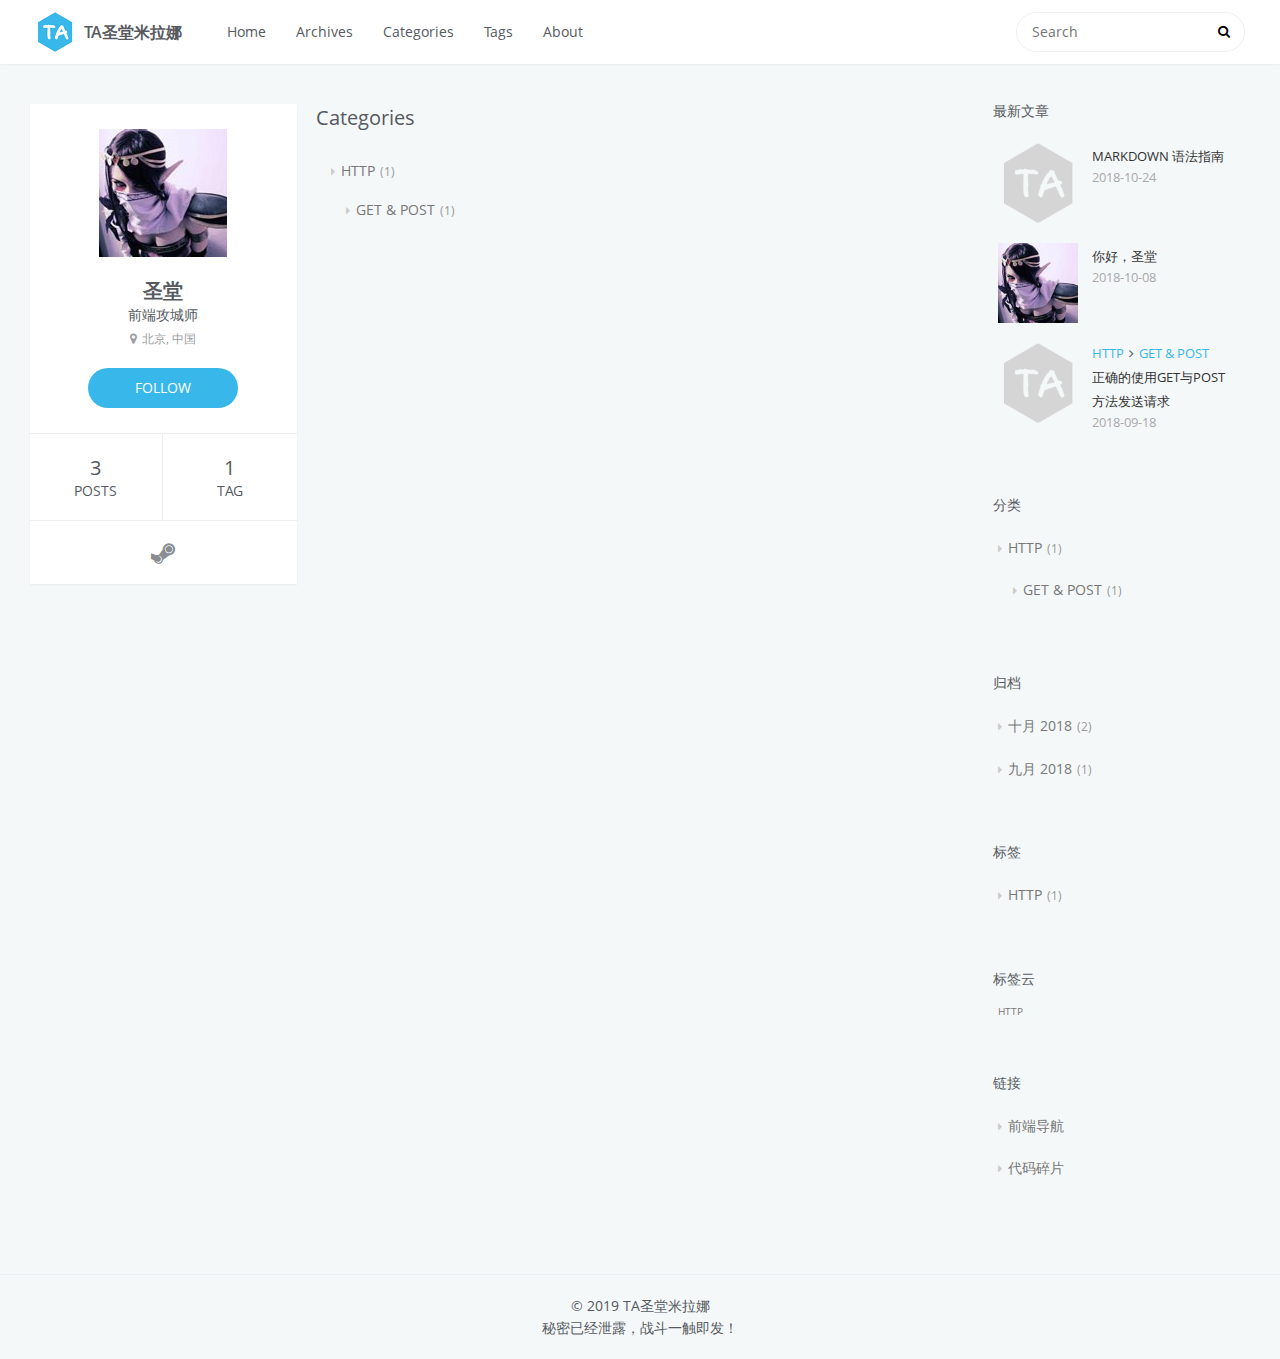
<file: categories/index.html>
<!DOCTYPE html>
<html lang=zh>
<head>
    <meta charset="utf-8">
    
    <title>Categories | TA圣堂米拉娜</title>
    <meta name="viewport" content="width=device-width, initial-scale=1, maximum-scale=1" />
    <meta name="description" content="前端 博客 圣堂">
<meta name="keywords" content="前端 博客 圣堂">
<meta property="og:type" content="website">
<meta property="og:title" content="Categories">
<meta property="og:url" content="http://blog.wuhongbin.com/categories/index.html">
<meta property="og:site_name" content="TA圣堂米拉娜">
<meta property="og:description" content="前端 博客 圣堂">
<meta property="og:locale" content="zh-CN">
<meta property="og:updated_time" content="2018-01-20T20:45:24.000Z">
<meta name="twitter:card" content="summary">
<meta name="twitter:title" content="Categories">
<meta name="twitter:description" content="前端 博客 圣堂">
    

    

    
        <link rel="icon" href="/css/images/favicon.ico" />
    

    <link rel="stylesheet" href="/libs/font-awesome/css/font-awesome.min.css">
    <link rel="stylesheet" href="/libs/open-sans/styles.css">
    <link rel="stylesheet" href="/libs/source-code-pro/styles.css">
    <link rel="stylesheet" href="/css/style.css">
    
    <script src="/libs/jquery/2.1.3/jquery.min.js"></script>

    <link rel="stylesheet" href="/libs/highlight/github.css">
    <script src="/libs/highlight/highlight.js"></script>
    <script>hljs.initHighlightingOnLoad();</script>


    
    
        <link rel="stylesheet" href="/libs/lightgallery/css/lightgallery.min.css">
    
    
    
        <script type="text/javascript">
(function(i,s,o,g,r,a,m) {i['GoogleAnalyticsObject']=r;i[r]=i[r]||function() {
(i[r].q=i[r].q||[]).push(arguments)},i[r].l=1*new Date();a=s.createElement(o),
m=s.getElementsByTagName(o)[0];a.async=1;a.src=g;m.parentNode.insertBefore(a,m)
})(window,document,'script','//www.google-analytics.com/analytics.js','ga');

ga('create', 'UA-127105097-1', 'auto');
ga('send', 'pageview');

</script>
    
    
    
        <script>
var _hmt = _hmt || [];
(function() {
    var hm = document.createElement("script");
    hm.src = "//hm.baidu.com/hm.js?fa59de63d3320a45f6aa672138d2e55c";
    var s = document.getElementsByTagName("script")[0];
    s.parentNode.insertBefore(hm, s);
})();
</script>

    


</head>

<body>
    <div id="container">
        <header id="header">
    <div id="header-main" class="header-inner">
        <div class="outer">
            <a href="/" id="logo">
                <i class="logo"></i>
                <span class="site-title">TA圣堂米拉娜</span>
            </a>
            <nav id="main-nav">
                
                    <a class="main-nav-link" href="/.">Home</a>
                
                    <a class="main-nav-link" href="/archives">Archives</a>
                
                    <a class="main-nav-link" href="/categories">Categories</a>
                
                    <a class="main-nav-link" href="/tags">Tags</a>
                
                    <a class="main-nav-link" href="/about">About</a>
                
            </nav>
            
                
                <nav id="sub-nav">
                    <div class="profile" id="profile-nav">
                        <a id="profile-anchor" href="javascript:;">
                            <img class="avatar" src="/css/images/avatar.jpg" />
                            <i class="fa fa-caret-down"></i>
                        </a>
                    </div>
                </nav>
            
            <div id="search-form-wrap">

    <form class="search-form">
        <input type="text" class="ins-search-input search-form-input" placeholder="Search" />
        <button type="submit" class="search-form-submit"></button>
    </form>
    <div class="ins-search">
    <div class="ins-search-mask"></div>
    <div class="ins-search-container">
        <div class="ins-input-wrapper">
            <input type="text" class="ins-search-input" placeholder="Type something..." />
            <span class="ins-close ins-selectable"><i class="fa fa-times-circle"></i></span>
        </div>
        <div class="ins-section-wrapper">
            <div class="ins-section-container"></div>
        </div>
    </div>
</div>
<script>
(function (window) {
    var INSIGHT_CONFIG = {
        TRANSLATION: {
            POSTS: 'Posts',
            PAGES: 'Pages',
            CATEGORIES: 'Categories',
            TAGS: 'Tags',
            UNTITLED: '(Untitled)',
        },
        ROOT_URL: '/',
        CONTENT_URL: '/content.json',
    };
    window.INSIGHT_CONFIG = INSIGHT_CONFIG;
})(window);
</script>
<script src="/js/insight.js"></script>

</div>
        </div>
    </div>
    <div id="main-nav-mobile" class="header-sub header-inner">
        <table class="menu outer">
            <tr>
                
                    <td><a class="main-nav-link" href="/.">Home</a></td>
                
                    <td><a class="main-nav-link" href="/archives">Archives</a></td>
                
                    <td><a class="main-nav-link" href="/categories">Categories</a></td>
                
                    <td><a class="main-nav-link" href="/tags">Tags</a></td>
                
                    <td><a class="main-nav-link" href="/about">About</a></td>
                
                <td>
                    
    <div class="search-form">
        <input type="text" class="ins-search-input search-form-input" placeholder="Search" />
    </div>

                </td>
            </tr>
        </table>
    </div>
</header>

        <div class="outer">
            
                

<aside id="profile">
    <div class="inner profile-inner">
        <div class="base-info profile-block">
            <img id="avatar" src="/css/images/avatar.jpg" />
            <h2 id="name">圣堂</h2>
            <h3 id="title">前端攻城师</h3>
            <span id="location"><i class="fa fa-map-marker"></i>北京, 中国</span>
            <a id="follow" target="_blank" href="https://gitee.com/qq8697">FOLLOW</a>
        </div>
        <div class="article-info profile-block">
            <div class="article-info-block">
                3
                <span>posts</span>
            </div>
            <div class="article-info-block">
                1
                <span>tag</span>
            </div>
        </div>
        
        <div class="profile-block social-links">
            <table>
                <tr>
                    
                    
                    <td>
                        <a href="https://steamcommunity.com/profiles/76561198386205036/" target="_blank" title="steam" class=tooltip>
                            <i class="fa fa-steam"></i>
                        </a>
                    </td>
                    
                </tr>
            </table>
        </div>
        
    </div>
</aside>

            
            <section id="main"><section class="layout-wrap">
    <div class="layout-title">
        <span>Categories</span>
    </div>
    <div class="layout-wrap-inner list-categories">
        
            <ul class="category-list"><li class="category-list-item"><a class="category-list-link" href="/categories/HTTP/">HTTP</a><span class="category-list-count">1</span><ul class="category-list-child"><li class="category-list-item"><a class="category-list-link" href="/categories/HTTP/GET-POST/">GET & POST</a><span class="category-list-count">1</span></li></ul></li></ul>
        
    </div>
</section></section>
            
                
<aside id="sidebar">
   
        
    <div class="widget-wrap">
        <h3 class="widget-title">最新文章</h3>
        <div class="widget">
            <ul id="recent-post" class="">
                
                    <li>
                        
                        <div class="item-thumbnail">
                            <a href="/2018/10/markdown-grammar-guide.html" class="thumbnail">
    
    
        <span class="thumbnail-image thumbnail-none"></span>
    
</a>

                        </div>
                        
                        <div class="item-inner">
                            <p class="item-category"></p>
                            <p class="item-title"><a href="/2018/10/markdown-grammar-guide.html" class="title">Markdown 语法指南</a></p>
                            <p class="item-date"><time datetime="2018-10-24T07:10:35.000Z" itemprop="datePublished">2018-10-24</time></p>
                        </div>
                    </li>
                
                    <li>
                        
                        <div class="item-thumbnail">
                            <a href="/2018/10/hello-templar.html" class="thumbnail">
    
    
        <span style="background-image:url(/images/avatar.jpg)" alt="你好，圣堂" class="thumbnail-image"></span>
    
</a>

                        </div>
                        
                        <div class="item-inner">
                            <p class="item-category"></p>
                            <p class="item-title"><a href="/2018/10/hello-templar.html" class="title">你好，圣堂</a></p>
                            <p class="item-date"><time datetime="2018-10-08T11:19:28.000Z" itemprop="datePublished">2018-10-08</time></p>
                        </div>
                    </li>
                
                    <li>
                        
                        <div class="item-thumbnail">
                            <a href="/2018/09/correctly-use-GET-and-POST-method-to-send-requests.html" class="thumbnail">
    
    
        <span class="thumbnail-image thumbnail-none"></span>
    
</a>

                        </div>
                        
                        <div class="item-inner">
                            <p class="item-category"><a class="article-category-link" href="/categories/HTTP/">HTTP</a><i class="fa fa-angle-right"></i><a class="article-category-link" href="/categories/HTTP/GET-POST/">GET & POST</a></p>
                            <p class="item-title"><a href="/2018/09/correctly-use-GET-and-POST-method-to-send-requests.html" class="title">正确的使用GET与POST方法发送请求</a></p>
                            <p class="item-date"><time datetime="2018-09-18T07:10:35.000Z" itemprop="datePublished">2018-09-18</time></p>
                        </div>
                    </li>
                
            </ul>
        </div>
    </div>

    
        
    <div class="widget-wrap">
        <h3 class="widget-title">分类</h3>
        <div class="widget">
            <ul class="category-list"><li class="category-list-item"><a class="category-list-link" href="/categories/HTTP/">HTTP</a><span class="category-list-count">1</span><ul class="category-list-child"><li class="category-list-item"><a class="category-list-link" href="/categories/HTTP/GET-POST/">GET & POST</a><span class="category-list-count">1</span></li></ul></li></ul>
        </div>
    </div>

    
        
    <div class="widget-wrap">
        <h3 class="widget-title">归档</h3>
        <div class="widget">
            <ul class="archive-list"><li class="archive-list-item"><a class="archive-list-link" href="/archives/2018/10/">十月 2018</a><span class="archive-list-count">2</span></li><li class="archive-list-item"><a class="archive-list-link" href="/archives/2018/09/">九月 2018</a><span class="archive-list-count">1</span></li></ul>
        </div>
    </div>

    
        
    <div class="widget-wrap">
        <h3 class="widget-title">标签</h3>
        <div class="widget">
            <ul class="tag-list"><li class="tag-list-item"><a class="tag-list-link" href="/tags/HTTP/">HTTP</a><span class="tag-list-count">1</span></li></ul>
        </div>
    </div>

    
        
    <div class="widget-wrap">
        <h3 class="widget-title">标签云</h3>
        <div class="widget tagcloud">
            <a href="/tags/HTTP/" style="font-size: 10px;">HTTP</a>
        </div>
    </div>

    
        
    <div class="widget-wrap widget-list">
        <h3 class="widget-title">链接</h3>
        <div class="widget">
            <ul>
                
                    <li>
                        <a href="http://nav.wuhongbin.com">前端导航</a>
                    </li>
                
                    <li>
                        <a href="http://code.wuhongbin.com">代码碎片</a>
                    </li>
                
            </ul>
        </div>
    </div>


    
    <div id="toTop" class="fa fa-angle-up"></div>
</aside>

            
        </div>
        <footer id="footer">
    <div class="outer">
        <div id="footer-info" class="inner">
            &copy; 2019 TA圣堂米拉娜<br>
            秘密已经泄露，战斗一触即发！
        </div>
    </div>
</footer>
    </div>
    
    
        <script src="/libs/lightgallery/js/lightgallery.min.js"></script>
        <script src="/libs/lightgallery/js/lg-thumbnail.min.js"></script>
        <script src="/libs/lightgallery/js/lg-autoplay.min.js"></script>
        <script src="/libs/lightgallery/js/lg-video.min.js"></script>
        <script src="/libs/lightgallery/js/lg-fullscreen.min.js"></script>
        <script src="/libs/lightgallery/js/lg-pager.min.js"></script>
        <script src="/libs/lightgallery/js/lg-zoom.min.js"></script>
        <script src="/libs/lightgallery/js/lg-hash.min.js"></script>
    
    
    



<!-- Custom Scripts -->
<script src="/js/main.js"></script>

</body>
</html>
</file>
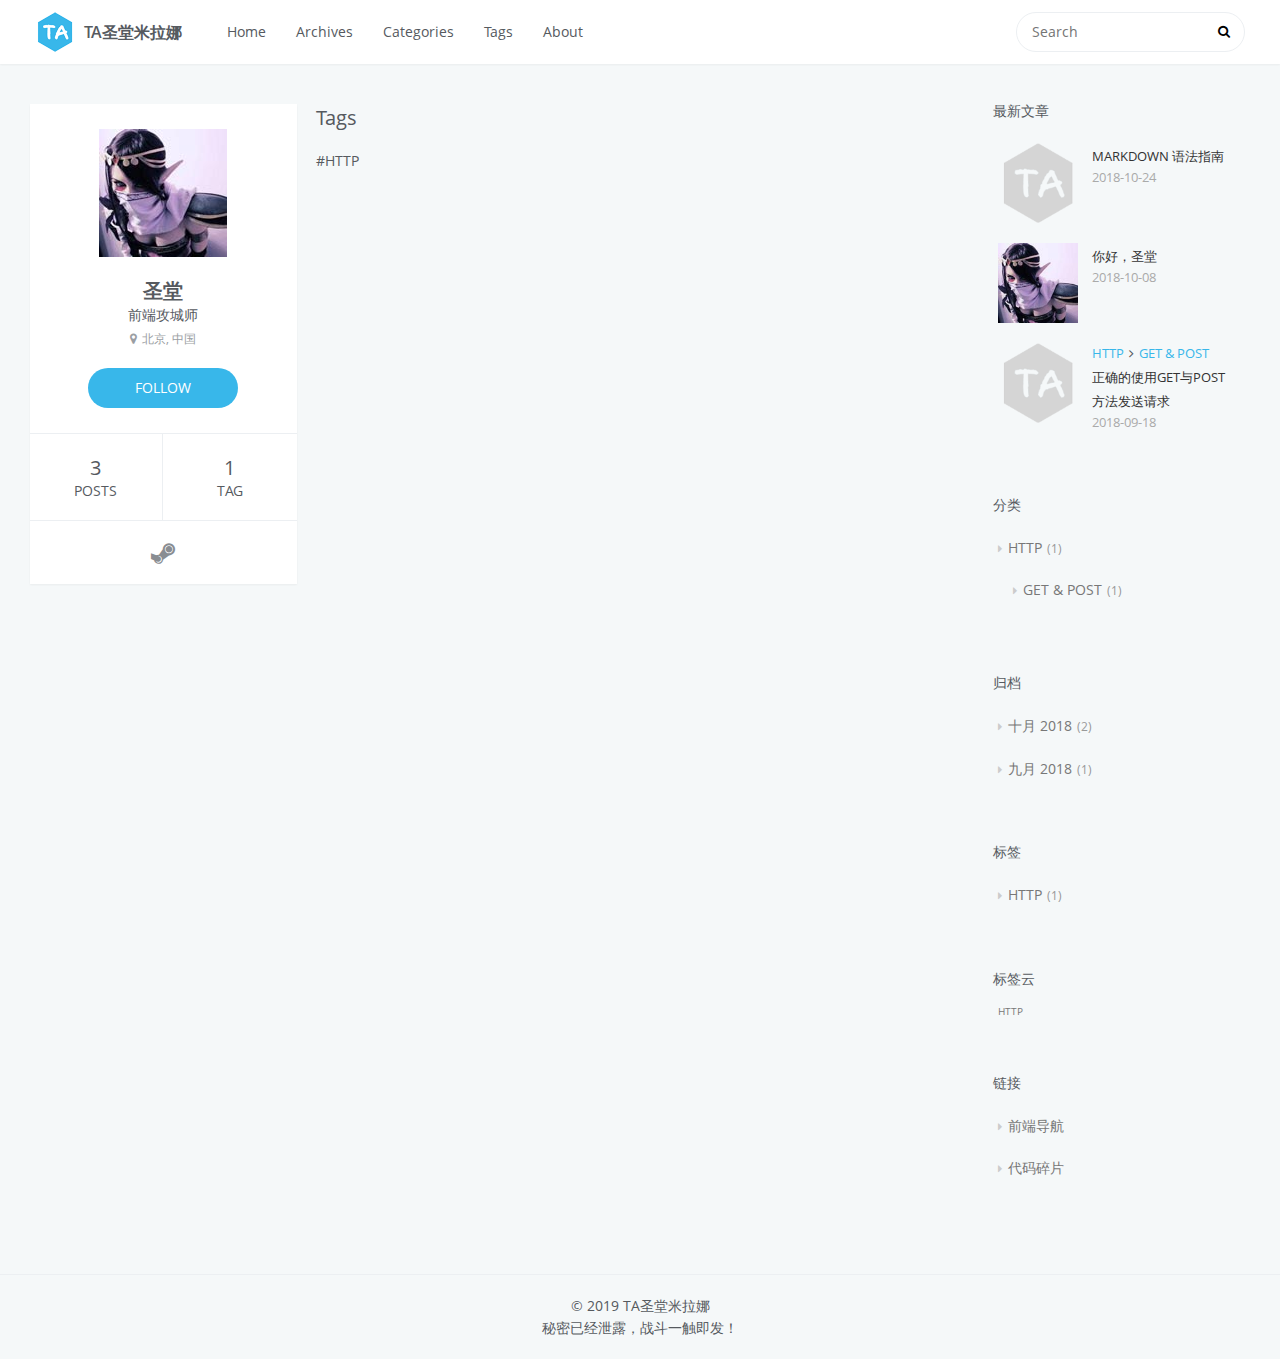
<file: tags/index.html>
<!DOCTYPE html>
<html lang=zh>
<head>
    <meta charset="utf-8">
    
    <title>Tags | TA圣堂米拉娜</title>
    <meta name="viewport" content="width=device-width, initial-scale=1, maximum-scale=1" />
    <meta name="description" content="前端 博客 圣堂">
<meta name="keywords" content="前端 博客 圣堂">
<meta property="og:type" content="website">
<meta property="og:title" content="Tags">
<meta property="og:url" content="http://blog.wuhongbin.com/tags/index.html">
<meta property="og:site_name" content="TA圣堂米拉娜">
<meta property="og:description" content="前端 博客 圣堂">
<meta property="og:locale" content="zh-CN">
<meta property="og:updated_time" content="2018-01-20T20:45:24.000Z">
<meta name="twitter:card" content="summary">
<meta name="twitter:title" content="Tags">
<meta name="twitter:description" content="前端 博客 圣堂">
    

    

    
        <link rel="icon" href="/css/images/favicon.ico" />
    

    <link rel="stylesheet" href="/libs/font-awesome/css/font-awesome.min.css">
    <link rel="stylesheet" href="/libs/open-sans/styles.css">
    <link rel="stylesheet" href="/libs/source-code-pro/styles.css">
    <link rel="stylesheet" href="/css/style.css">
    
    <script src="/libs/jquery/2.1.3/jquery.min.js"></script>

    <link rel="stylesheet" href="/libs/highlight/github.css">
    <script src="/libs/highlight/highlight.js"></script>
    <script>hljs.initHighlightingOnLoad();</script>


    
    
        <link rel="stylesheet" href="/libs/lightgallery/css/lightgallery.min.css">
    
    
    
        <script type="text/javascript">
(function(i,s,o,g,r,a,m) {i['GoogleAnalyticsObject']=r;i[r]=i[r]||function() {
(i[r].q=i[r].q||[]).push(arguments)},i[r].l=1*new Date();a=s.createElement(o),
m=s.getElementsByTagName(o)[0];a.async=1;a.src=g;m.parentNode.insertBefore(a,m)
})(window,document,'script','//www.google-analytics.com/analytics.js','ga');

ga('create', 'UA-127105097-1', 'auto');
ga('send', 'pageview');

</script>
    
    
    
        <script>
var _hmt = _hmt || [];
(function() {
    var hm = document.createElement("script");
    hm.src = "//hm.baidu.com/hm.js?fa59de63d3320a45f6aa672138d2e55c";
    var s = document.getElementsByTagName("script")[0];
    s.parentNode.insertBefore(hm, s);
})();
</script>

    


</head>

<body>
    <div id="container">
        <header id="header">
    <div id="header-main" class="header-inner">
        <div class="outer">
            <a href="/" id="logo">
                <i class="logo"></i>
                <span class="site-title">TA圣堂米拉娜</span>
            </a>
            <nav id="main-nav">
                
                    <a class="main-nav-link" href="/.">Home</a>
                
                    <a class="main-nav-link" href="/archives">Archives</a>
                
                    <a class="main-nav-link" href="/categories">Categories</a>
                
                    <a class="main-nav-link" href="/tags">Tags</a>
                
                    <a class="main-nav-link" href="/about">About</a>
                
            </nav>
            
                
                <nav id="sub-nav">
                    <div class="profile" id="profile-nav">
                        <a id="profile-anchor" href="javascript:;">
                            <img class="avatar" src="/css/images/avatar.jpg" />
                            <i class="fa fa-caret-down"></i>
                        </a>
                    </div>
                </nav>
            
            <div id="search-form-wrap">

    <form class="search-form">
        <input type="text" class="ins-search-input search-form-input" placeholder="Search" />
        <button type="submit" class="search-form-submit"></button>
    </form>
    <div class="ins-search">
    <div class="ins-search-mask"></div>
    <div class="ins-search-container">
        <div class="ins-input-wrapper">
            <input type="text" class="ins-search-input" placeholder="Type something..." />
            <span class="ins-close ins-selectable"><i class="fa fa-times-circle"></i></span>
        </div>
        <div class="ins-section-wrapper">
            <div class="ins-section-container"></div>
        </div>
    </div>
</div>
<script>
(function (window) {
    var INSIGHT_CONFIG = {
        TRANSLATION: {
            POSTS: 'Posts',
            PAGES: 'Pages',
            CATEGORIES: 'Categories',
            TAGS: 'Tags',
            UNTITLED: '(Untitled)',
        },
        ROOT_URL: '/',
        CONTENT_URL: '/content.json',
    };
    window.INSIGHT_CONFIG = INSIGHT_CONFIG;
})(window);
</script>
<script src="/js/insight.js"></script>

</div>
        </div>
    </div>
    <div id="main-nav-mobile" class="header-sub header-inner">
        <table class="menu outer">
            <tr>
                
                    <td><a class="main-nav-link" href="/.">Home</a></td>
                
                    <td><a class="main-nav-link" href="/archives">Archives</a></td>
                
                    <td><a class="main-nav-link" href="/categories">Categories</a></td>
                
                    <td><a class="main-nav-link" href="/tags">Tags</a></td>
                
                    <td><a class="main-nav-link" href="/about">About</a></td>
                
                <td>
                    
    <div class="search-form">
        <input type="text" class="ins-search-input search-form-input" placeholder="Search" />
    </div>

                </td>
            </tr>
        </table>
    </div>
</header>

        <div class="outer">
            
                

<aside id="profile">
    <div class="inner profile-inner">
        <div class="base-info profile-block">
            <img id="avatar" src="/css/images/avatar.jpg" />
            <h2 id="name">圣堂</h2>
            <h3 id="title">前端攻城师</h3>
            <span id="location"><i class="fa fa-map-marker"></i>北京, 中国</span>
            <a id="follow" target="_blank" href="https://gitee.com/qq8697">FOLLOW</a>
        </div>
        <div class="article-info profile-block">
            <div class="article-info-block">
                3
                <span>posts</span>
            </div>
            <div class="article-info-block">
                1
                <span>tag</span>
            </div>
        </div>
        
        <div class="profile-block social-links">
            <table>
                <tr>
                    
                    
                    <td>
                        <a href="https://steamcommunity.com/profiles/76561198386205036/" target="_blank" title="steam" class=tooltip>
                            <i class="fa fa-steam"></i>
                        </a>
                    </td>
                    
                </tr>
            </table>
        </div>
        
    </div>
</aside>

            
            <section id="main"><section class="layout-wrap">
    <div class="layout-title">
        <span>Tags</span>
    </div>
    <div class="layout-wrap-inner tag-cloud">
        
            <a href="/tags/HTTP/" style="font-size: 14px;">HTTP</a>
        
    </div>
</section></section>
            
                
<aside id="sidebar">
   
        
    <div class="widget-wrap">
        <h3 class="widget-title">最新文章</h3>
        <div class="widget">
            <ul id="recent-post" class="">
                
                    <li>
                        
                        <div class="item-thumbnail">
                            <a href="/2018/10/markdown-grammar-guide.html" class="thumbnail">
    
    
        <span class="thumbnail-image thumbnail-none"></span>
    
</a>

                        </div>
                        
                        <div class="item-inner">
                            <p class="item-category"></p>
                            <p class="item-title"><a href="/2018/10/markdown-grammar-guide.html" class="title">Markdown 语法指南</a></p>
                            <p class="item-date"><time datetime="2018-10-24T07:10:35.000Z" itemprop="datePublished">2018-10-24</time></p>
                        </div>
                    </li>
                
                    <li>
                        
                        <div class="item-thumbnail">
                            <a href="/2018/10/hello-templar.html" class="thumbnail">
    
    
        <span style="background-image:url(/images/avatar.jpg)" alt="你好，圣堂" class="thumbnail-image"></span>
    
</a>

                        </div>
                        
                        <div class="item-inner">
                            <p class="item-category"></p>
                            <p class="item-title"><a href="/2018/10/hello-templar.html" class="title">你好，圣堂</a></p>
                            <p class="item-date"><time datetime="2018-10-08T11:19:28.000Z" itemprop="datePublished">2018-10-08</time></p>
                        </div>
                    </li>
                
                    <li>
                        
                        <div class="item-thumbnail">
                            <a href="/2018/09/correctly-use-GET-and-POST-method-to-send-requests.html" class="thumbnail">
    
    
        <span class="thumbnail-image thumbnail-none"></span>
    
</a>

                        </div>
                        
                        <div class="item-inner">
                            <p class="item-category"><a class="article-category-link" href="/categories/HTTP/">HTTP</a><i class="fa fa-angle-right"></i><a class="article-category-link" href="/categories/HTTP/GET-POST/">GET & POST</a></p>
                            <p class="item-title"><a href="/2018/09/correctly-use-GET-and-POST-method-to-send-requests.html" class="title">正确的使用GET与POST方法发送请求</a></p>
                            <p class="item-date"><time datetime="2018-09-18T07:10:35.000Z" itemprop="datePublished">2018-09-18</time></p>
                        </div>
                    </li>
                
            </ul>
        </div>
    </div>

    
        
    <div class="widget-wrap">
        <h3 class="widget-title">分类</h3>
        <div class="widget">
            <ul class="category-list"><li class="category-list-item"><a class="category-list-link" href="/categories/HTTP/">HTTP</a><span class="category-list-count">1</span><ul class="category-list-child"><li class="category-list-item"><a class="category-list-link" href="/categories/HTTP/GET-POST/">GET & POST</a><span class="category-list-count">1</span></li></ul></li></ul>
        </div>
    </div>

    
        
    <div class="widget-wrap">
        <h3 class="widget-title">归档</h3>
        <div class="widget">
            <ul class="archive-list"><li class="archive-list-item"><a class="archive-list-link" href="/archives/2018/10/">十月 2018</a><span class="archive-list-count">2</span></li><li class="archive-list-item"><a class="archive-list-link" href="/archives/2018/09/">九月 2018</a><span class="archive-list-count">1</span></li></ul>
        </div>
    </div>

    
        
    <div class="widget-wrap">
        <h3 class="widget-title">标签</h3>
        <div class="widget">
            <ul class="tag-list"><li class="tag-list-item"><a class="tag-list-link" href="/tags/HTTP/">HTTP</a><span class="tag-list-count">1</span></li></ul>
        </div>
    </div>

    
        
    <div class="widget-wrap">
        <h3 class="widget-title">标签云</h3>
        <div class="widget tagcloud">
            <a href="/tags/HTTP/" style="font-size: 10px;">HTTP</a>
        </div>
    </div>

    
        
    <div class="widget-wrap widget-list">
        <h3 class="widget-title">链接</h3>
        <div class="widget">
            <ul>
                
                    <li>
                        <a href="http://nav.wuhongbin.com">前端导航</a>
                    </li>
                
                    <li>
                        <a href="http://code.wuhongbin.com">代码碎片</a>
                    </li>
                
            </ul>
        </div>
    </div>


    
    <div id="toTop" class="fa fa-angle-up"></div>
</aside>

            
        </div>
        <footer id="footer">
    <div class="outer">
        <div id="footer-info" class="inner">
            &copy; 2019 TA圣堂米拉娜<br>
            秘密已经泄露，战斗一触即发！
        </div>
    </div>
</footer>
    </div>
    
    
        <script src="/libs/lightgallery/js/lightgallery.min.js"></script>
        <script src="/libs/lightgallery/js/lg-thumbnail.min.js"></script>
        <script src="/libs/lightgallery/js/lg-autoplay.min.js"></script>
        <script src="/libs/lightgallery/js/lg-video.min.js"></script>
        <script src="/libs/lightgallery/js/lg-fullscreen.min.js"></script>
        <script src="/libs/lightgallery/js/lg-pager.min.js"></script>
        <script src="/libs/lightgallery/js/lg-zoom.min.js"></script>
        <script src="/libs/lightgallery/js/lg-hash.min.js"></script>
    
    
    



<!-- Custom Scripts -->
<script src="/js/main.js"></script>

</body>
</html>
</file>
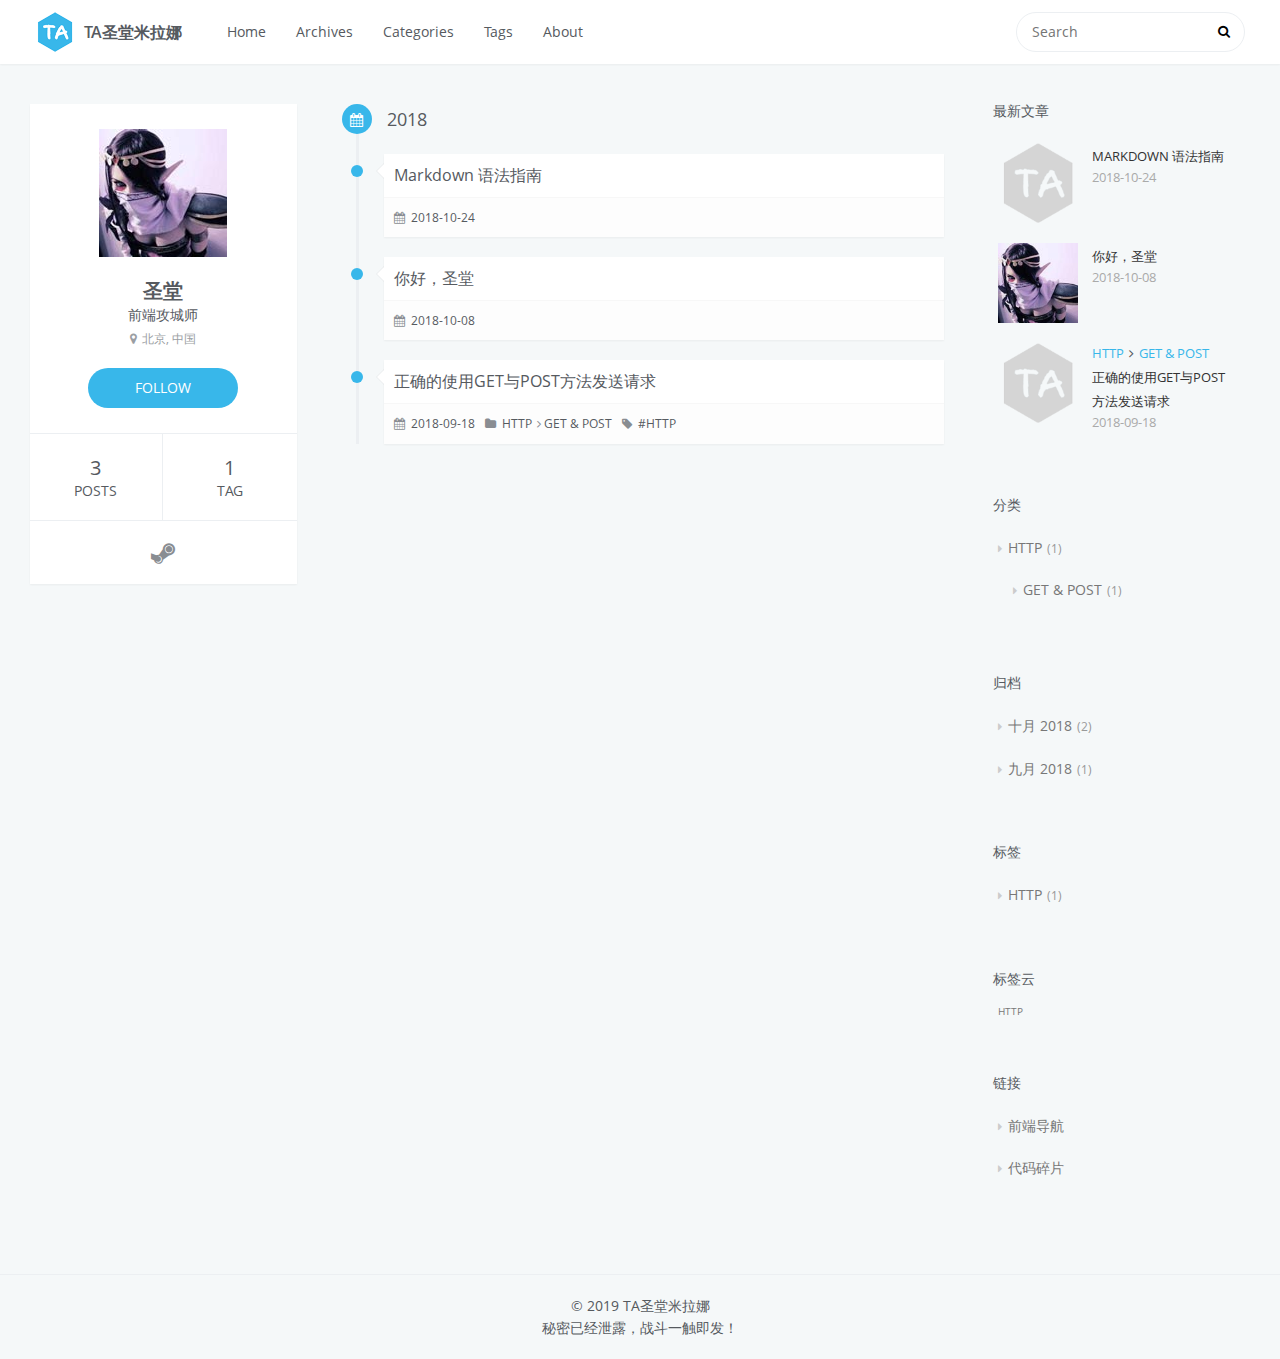
<file: archives/2018/index.html>
<!DOCTYPE html>
<html lang=zh>
<head>
    <meta charset="utf-8">
    
    <title>Archive: 2018 | TA圣堂米拉娜</title>
    <meta name="viewport" content="width=device-width, initial-scale=1, maximum-scale=1" />
    <meta name="description" content="前端 博客 圣堂">
<meta name="keywords" content="前端 博客 圣堂">
<meta property="og:type" content="website">
<meta property="og:title" content="TA圣堂米拉娜">
<meta property="og:url" content="http://blog.wuhongbin.com/archives/2018/index.html">
<meta property="og:site_name" content="TA圣堂米拉娜">
<meta property="og:description" content="前端 博客 圣堂">
<meta property="og:locale" content="zh-CN">
<meta name="twitter:card" content="summary">
<meta name="twitter:title" content="TA圣堂米拉娜">
<meta name="twitter:description" content="前端 博客 圣堂">
    

    

    
        <link rel="icon" href="/css/images/favicon.ico" />
    

    <link rel="stylesheet" href="/libs/font-awesome/css/font-awesome.min.css">
    <link rel="stylesheet" href="/libs/open-sans/styles.css">
    <link rel="stylesheet" href="/libs/source-code-pro/styles.css">
    <link rel="stylesheet" href="/css/style.css">
    
    <script src="/libs/jquery/2.1.3/jquery.min.js"></script>

    <link rel="stylesheet" href="/libs/highlight/github.css">
    <script src="/libs/highlight/highlight.js"></script>
    <script>hljs.initHighlightingOnLoad();</script>


    
    
        <link rel="stylesheet" href="/libs/lightgallery/css/lightgallery.min.css">
    
    
    
        <script type="text/javascript">
(function(i,s,o,g,r,a,m) {i['GoogleAnalyticsObject']=r;i[r]=i[r]||function() {
(i[r].q=i[r].q||[]).push(arguments)},i[r].l=1*new Date();a=s.createElement(o),
m=s.getElementsByTagName(o)[0];a.async=1;a.src=g;m.parentNode.insertBefore(a,m)
})(window,document,'script','//www.google-analytics.com/analytics.js','ga');

ga('create', 'UA-127105097-1', 'auto');
ga('send', 'pageview');

</script>
    
    
    
        <script>
var _hmt = _hmt || [];
(function() {
    var hm = document.createElement("script");
    hm.src = "//hm.baidu.com/hm.js?fa59de63d3320a45f6aa672138d2e55c";
    var s = document.getElementsByTagName("script")[0];
    s.parentNode.insertBefore(hm, s);
})();
</script>

    


</head>

<body>
    <div id="container">
        <header id="header">
    <div id="header-main" class="header-inner">
        <div class="outer">
            <a href="/" id="logo">
                <i class="logo"></i>
                <span class="site-title">TA圣堂米拉娜</span>
            </a>
            <nav id="main-nav">
                
                    <a class="main-nav-link" href="/.">Home</a>
                
                    <a class="main-nav-link" href="/archives">Archives</a>
                
                    <a class="main-nav-link" href="/categories">Categories</a>
                
                    <a class="main-nav-link" href="/tags">Tags</a>
                
                    <a class="main-nav-link" href="/about">About</a>
                
            </nav>
            
                
                <nav id="sub-nav">
                    <div class="profile" id="profile-nav">
                        <a id="profile-anchor" href="javascript:;">
                            <img class="avatar" src="/css/images/avatar.jpg" />
                            <i class="fa fa-caret-down"></i>
                        </a>
                    </div>
                </nav>
            
            <div id="search-form-wrap">

    <form class="search-form">
        <input type="text" class="ins-search-input search-form-input" placeholder="Search" />
        <button type="submit" class="search-form-submit"></button>
    </form>
    <div class="ins-search">
    <div class="ins-search-mask"></div>
    <div class="ins-search-container">
        <div class="ins-input-wrapper">
            <input type="text" class="ins-search-input" placeholder="Type something..." />
            <span class="ins-close ins-selectable"><i class="fa fa-times-circle"></i></span>
        </div>
        <div class="ins-section-wrapper">
            <div class="ins-section-container"></div>
        </div>
    </div>
</div>
<script>
(function (window) {
    var INSIGHT_CONFIG = {
        TRANSLATION: {
            POSTS: 'Posts',
            PAGES: 'Pages',
            CATEGORIES: 'Categories',
            TAGS: 'Tags',
            UNTITLED: '(Untitled)',
        },
        ROOT_URL: '/',
        CONTENT_URL: '/content.json',
    };
    window.INSIGHT_CONFIG = INSIGHT_CONFIG;
})(window);
</script>
<script src="/js/insight.js"></script>

</div>
        </div>
    </div>
    <div id="main-nav-mobile" class="header-sub header-inner">
        <table class="menu outer">
            <tr>
                
                    <td><a class="main-nav-link" href="/.">Home</a></td>
                
                    <td><a class="main-nav-link" href="/archives">Archives</a></td>
                
                    <td><a class="main-nav-link" href="/categories">Categories</a></td>
                
                    <td><a class="main-nav-link" href="/tags">Tags</a></td>
                
                    <td><a class="main-nav-link" href="/about">About</a></td>
                
                <td>
                    
    <div class="search-form">
        <input type="text" class="ins-search-input search-form-input" placeholder="Search" />
    </div>

                </td>
            </tr>
        </table>
    </div>
</header>

        <div class="outer">
            
                

<aside id="profile">
    <div class="inner profile-inner">
        <div class="base-info profile-block">
            <img id="avatar" src="/css/images/avatar.jpg" />
            <h2 id="name">圣堂</h2>
            <h3 id="title">前端攻城师</h3>
            <span id="location"><i class="fa fa-map-marker"></i>北京, 中国</span>
            <a id="follow" target="_blank" href="https://gitee.com/qq8697">FOLLOW</a>
        </div>
        <div class="article-info profile-block">
            <div class="article-info-block">
                3
                <span>posts</span>
            </div>
            <div class="article-info-block">
                1
                <span>tag</span>
            </div>
        </div>
        
        <div class="profile-block social-links">
            <table>
                <tr>
                    
                    
                    <td>
                        <a href="https://steamcommunity.com/profiles/76561198386205036/" target="_blank" title="steam" class=tooltip>
                            <i class="fa fa-steam"></i>
                        </a>
                    </td>
                    
                </tr>
            </table>
        </div>
        
    </div>
</aside>

            
            <section id="main"><div class="timeline timeline-wrap">
    
            <div class="timeline-row timeline-row-major">
                <span class="node"><i class="fa fa-calendar"></i></span>
                <h1 class="title">2018</h1>
            </div>
        
        <div class="timeline-row">
            <span class="node"></span>
            <div class="content">
                
    
        <h1 itemprop="name">
            <a class="timeline-article-title" href="/2018/10/markdown-grammar-guide.html">Markdown 语法指南</a>
        </h1>
    

                <div class="article-meta">
                    
    <div class="article-date">
        <i class="fa fa-calendar"></i>
        <a href="/2018/10/markdown-grammar-guide.html">
            <time datetime="2018-10-24T07:10:35.000Z" itemprop="datePublished">2018-10-24</time>
        </a>
    </div>


                    
                    
                </div>
            </div>
        </div>
    
        <div class="timeline-row">
            <span class="node"></span>
            <div class="content">
                
    
        <h1 itemprop="name">
            <a class="timeline-article-title" href="/2018/10/hello-templar.html">你好，圣堂</a>
        </h1>
    

                <div class="article-meta">
                    
    <div class="article-date">
        <i class="fa fa-calendar"></i>
        <a href="/2018/10/hello-templar.html">
            <time datetime="2018-10-08T11:19:28.000Z" itemprop="datePublished">2018-10-08</time>
        </a>
    </div>


                    
                    
                </div>
            </div>
        </div>
    
        <div class="timeline-row">
            <span class="node"></span>
            <div class="content">
                
    
        <h1 itemprop="name">
            <a class="timeline-article-title" href="/2018/09/correctly-use-GET-and-POST-method-to-send-requests.html">正确的使用GET与POST方法发送请求</a>
        </h1>
    

                <div class="article-meta">
                    
    <div class="article-date">
        <i class="fa fa-calendar"></i>
        <a href="/2018/09/correctly-use-GET-and-POST-method-to-send-requests.html">
            <time datetime="2018-09-18T07:10:35.000Z" itemprop="datePublished">2018-09-18</time>
        </a>
    </div>


                    
    <div class="article-category">
    	<i class="fa fa-folder"></i>
        <a class="article-category-link" href="/categories/HTTP/">HTTP</a><i class="fa fa-angle-right"></i><a class="article-category-link" href="/categories/HTTP/GET-POST/">GET & POST</a>
    </div>

                    
    <div class="article-tag">
        <i class="fa fa-tag"></i>
        <a class="tag-link" href="/tags/HTTP/">HTTP</a>
    </div>

                </div>
            </div>
        </div>
    
</div>
</section>
            
                
<aside id="sidebar">
   
        
    <div class="widget-wrap">
        <h3 class="widget-title">最新文章</h3>
        <div class="widget">
            <ul id="recent-post" class="">
                
                    <li>
                        
                        <div class="item-thumbnail">
                            <a href="/2018/10/markdown-grammar-guide.html" class="thumbnail">
    
    
        <span class="thumbnail-image thumbnail-none"></span>
    
</a>

                        </div>
                        
                        <div class="item-inner">
                            <p class="item-category"></p>
                            <p class="item-title"><a href="/2018/10/markdown-grammar-guide.html" class="title">Markdown 语法指南</a></p>
                            <p class="item-date"><time datetime="2018-10-24T07:10:35.000Z" itemprop="datePublished">2018-10-24</time></p>
                        </div>
                    </li>
                
                    <li>
                        
                        <div class="item-thumbnail">
                            <a href="/2018/10/hello-templar.html" class="thumbnail">
    
    
        <span style="background-image:url(/images/avatar.jpg)" alt="你好，圣堂" class="thumbnail-image"></span>
    
</a>

                        </div>
                        
                        <div class="item-inner">
                            <p class="item-category"></p>
                            <p class="item-title"><a href="/2018/10/hello-templar.html" class="title">你好，圣堂</a></p>
                            <p class="item-date"><time datetime="2018-10-08T11:19:28.000Z" itemprop="datePublished">2018-10-08</time></p>
                        </div>
                    </li>
                
                    <li>
                        
                        <div class="item-thumbnail">
                            <a href="/2018/09/correctly-use-GET-and-POST-method-to-send-requests.html" class="thumbnail">
    
    
        <span class="thumbnail-image thumbnail-none"></span>
    
</a>

                        </div>
                        
                        <div class="item-inner">
                            <p class="item-category"><a class="article-category-link" href="/categories/HTTP/">HTTP</a><i class="fa fa-angle-right"></i><a class="article-category-link" href="/categories/HTTP/GET-POST/">GET & POST</a></p>
                            <p class="item-title"><a href="/2018/09/correctly-use-GET-and-POST-method-to-send-requests.html" class="title">正确的使用GET与POST方法发送请求</a></p>
                            <p class="item-date"><time datetime="2018-09-18T07:10:35.000Z" itemprop="datePublished">2018-09-18</time></p>
                        </div>
                    </li>
                
            </ul>
        </div>
    </div>

    
        
    <div class="widget-wrap">
        <h3 class="widget-title">分类</h3>
        <div class="widget">
            <ul class="category-list"><li class="category-list-item"><a class="category-list-link" href="/categories/HTTP/">HTTP</a><span class="category-list-count">1</span><ul class="category-list-child"><li class="category-list-item"><a class="category-list-link" href="/categories/HTTP/GET-POST/">GET & POST</a><span class="category-list-count">1</span></li></ul></li></ul>
        </div>
    </div>

    
        
    <div class="widget-wrap">
        <h3 class="widget-title">归档</h3>
        <div class="widget">
            <ul class="archive-list"><li class="archive-list-item"><a class="archive-list-link" href="/archives/2018/10/">十月 2018</a><span class="archive-list-count">2</span></li><li class="archive-list-item"><a class="archive-list-link" href="/archives/2018/09/">九月 2018</a><span class="archive-list-count">1</span></li></ul>
        </div>
    </div>

    
        
    <div class="widget-wrap">
        <h3 class="widget-title">标签</h3>
        <div class="widget">
            <ul class="tag-list"><li class="tag-list-item"><a class="tag-list-link" href="/tags/HTTP/">HTTP</a><span class="tag-list-count">1</span></li></ul>
        </div>
    </div>

    
        
    <div class="widget-wrap">
        <h3 class="widget-title">标签云</h3>
        <div class="widget tagcloud">
            <a href="/tags/HTTP/" style="font-size: 10px;">HTTP</a>
        </div>
    </div>

    
        
    <div class="widget-wrap widget-list">
        <h3 class="widget-title">链接</h3>
        <div class="widget">
            <ul>
                
                    <li>
                        <a href="http://nav.wuhongbin.com">前端导航</a>
                    </li>
                
                    <li>
                        <a href="http://code.wuhongbin.com">代码碎片</a>
                    </li>
                
            </ul>
        </div>
    </div>


    
    <div id="toTop" class="fa fa-angle-up"></div>
</aside>

            
        </div>
        <footer id="footer">
    <div class="outer">
        <div id="footer-info" class="inner">
            &copy; 2019 TA圣堂米拉娜<br>
            秘密已经泄露，战斗一触即发！
        </div>
    </div>
</footer>
    </div>
    
    
        <script src="/libs/lightgallery/js/lightgallery.min.js"></script>
        <script src="/libs/lightgallery/js/lg-thumbnail.min.js"></script>
        <script src="/libs/lightgallery/js/lg-autoplay.min.js"></script>
        <script src="/libs/lightgallery/js/lg-video.min.js"></script>
        <script src="/libs/lightgallery/js/lg-fullscreen.min.js"></script>
        <script src="/libs/lightgallery/js/lg-pager.min.js"></script>
        <script src="/libs/lightgallery/js/lg-zoom.min.js"></script>
        <script src="/libs/lightgallery/js/lg-hash.min.js"></script>
    
    
    



<!-- Custom Scripts -->
<script src="/js/main.js"></script>

</body>
</html>
</file>
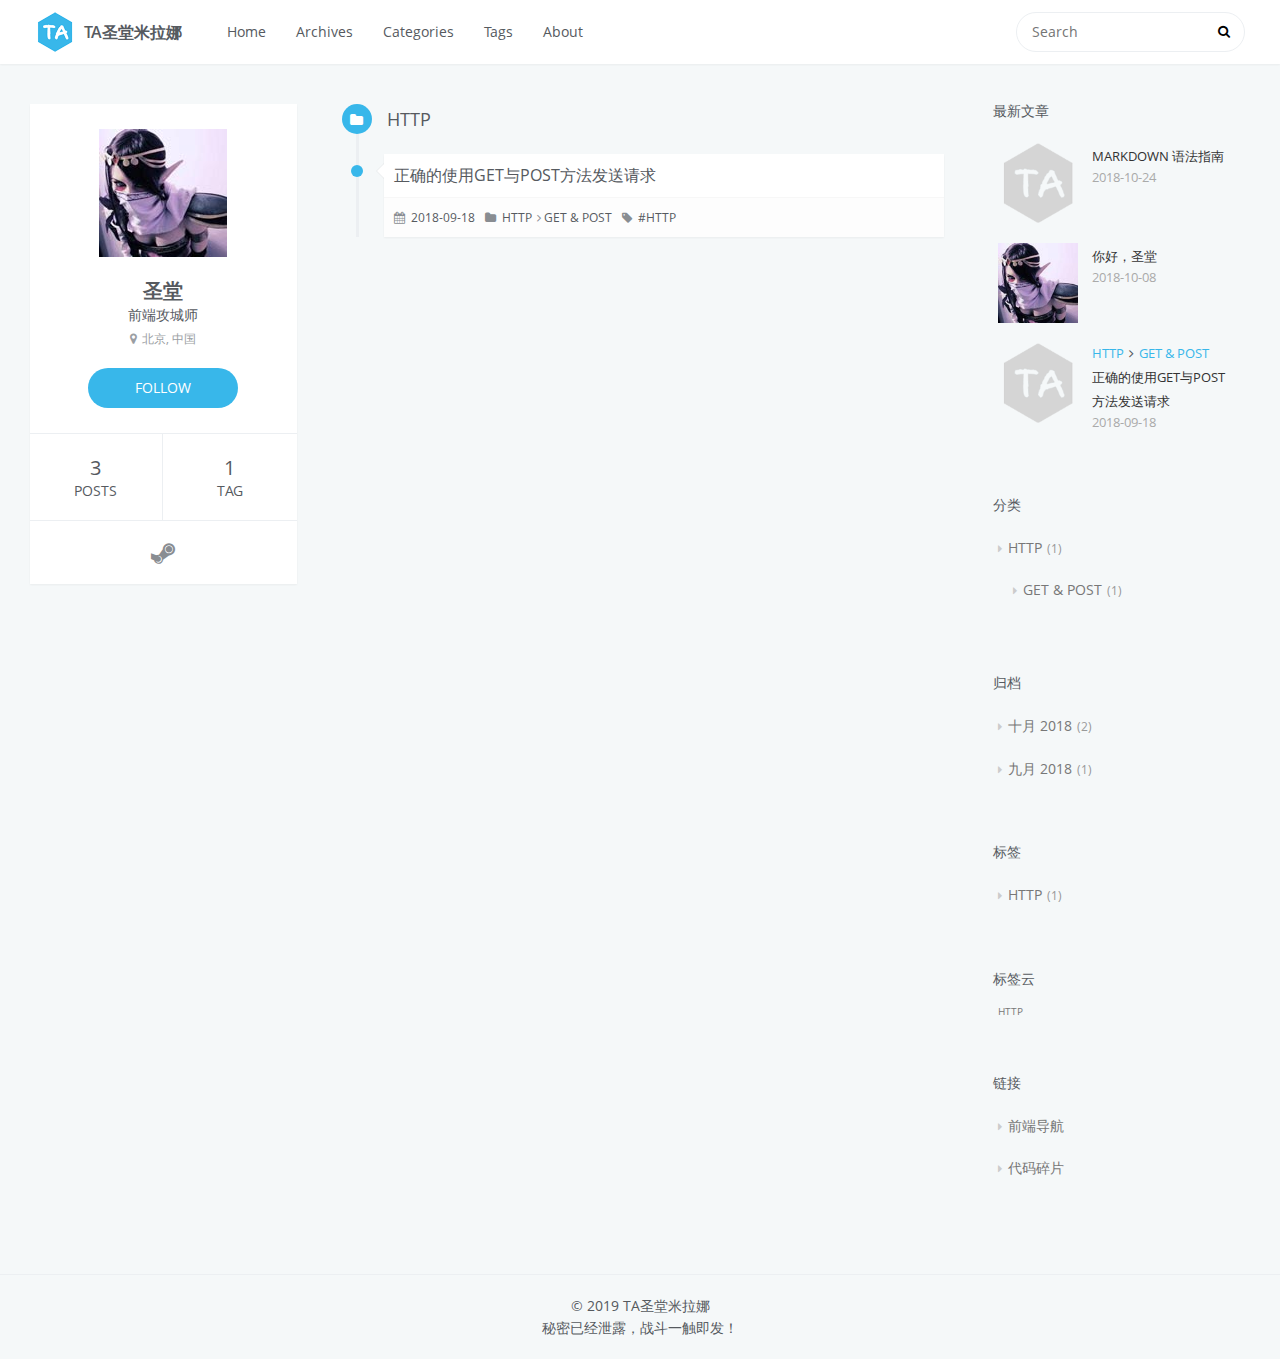
<file: categories/HTTP/index.html>
<!DOCTYPE html>
<html lang=zh>
<head>
    <meta charset="utf-8">
    
    <title>Category: HTTP | TA圣堂米拉娜</title>
    <meta name="viewport" content="width=device-width, initial-scale=1, maximum-scale=1" />
    <meta name="description" content="前端 博客 圣堂">
<meta name="keywords" content="前端 博客 圣堂">
<meta property="og:type" content="website">
<meta property="og:title" content="TA圣堂米拉娜">
<meta property="og:url" content="http://blog.wuhongbin.com/categories/HTTP/index.html">
<meta property="og:site_name" content="TA圣堂米拉娜">
<meta property="og:description" content="前端 博客 圣堂">
<meta property="og:locale" content="zh-CN">
<meta name="twitter:card" content="summary">
<meta name="twitter:title" content="TA圣堂米拉娜">
<meta name="twitter:description" content="前端 博客 圣堂">
    

    

    
        <link rel="icon" href="/css/images/favicon.ico" />
    

    <link rel="stylesheet" href="/libs/font-awesome/css/font-awesome.min.css">
    <link rel="stylesheet" href="/libs/open-sans/styles.css">
    <link rel="stylesheet" href="/libs/source-code-pro/styles.css">
    <link rel="stylesheet" href="/css/style.css">
    
    <script src="/libs/jquery/2.1.3/jquery.min.js"></script>

    <link rel="stylesheet" href="/libs/highlight/github.css">
    <script src="/libs/highlight/highlight.js"></script>
    <script>hljs.initHighlightingOnLoad();</script>


    
    
        <link rel="stylesheet" href="/libs/lightgallery/css/lightgallery.min.css">
    
    
    
        <script type="text/javascript">
(function(i,s,o,g,r,a,m) {i['GoogleAnalyticsObject']=r;i[r]=i[r]||function() {
(i[r].q=i[r].q||[]).push(arguments)},i[r].l=1*new Date();a=s.createElement(o),
m=s.getElementsByTagName(o)[0];a.async=1;a.src=g;m.parentNode.insertBefore(a,m)
})(window,document,'script','//www.google-analytics.com/analytics.js','ga');

ga('create', 'UA-127105097-1', 'auto');
ga('send', 'pageview');

</script>
    
    
    
        <script>
var _hmt = _hmt || [];
(function() {
    var hm = document.createElement("script");
    hm.src = "//hm.baidu.com/hm.js?fa59de63d3320a45f6aa672138d2e55c";
    var s = document.getElementsByTagName("script")[0];
    s.parentNode.insertBefore(hm, s);
})();
</script>

    


</head>

<body>
    <div id="container">
        <header id="header">
    <div id="header-main" class="header-inner">
        <div class="outer">
            <a href="/" id="logo">
                <i class="logo"></i>
                <span class="site-title">TA圣堂米拉娜</span>
            </a>
            <nav id="main-nav">
                
                    <a class="main-nav-link" href="/.">Home</a>
                
                    <a class="main-nav-link" href="/archives">Archives</a>
                
                    <a class="main-nav-link" href="/categories">Categories</a>
                
                    <a class="main-nav-link" href="/tags">Tags</a>
                
                    <a class="main-nav-link" href="/about">About</a>
                
            </nav>
            
                
                <nav id="sub-nav">
                    <div class="profile" id="profile-nav">
                        <a id="profile-anchor" href="javascript:;">
                            <img class="avatar" src="/css/images/avatar.jpg" />
                            <i class="fa fa-caret-down"></i>
                        </a>
                    </div>
                </nav>
            
            <div id="search-form-wrap">

    <form class="search-form">
        <input type="text" class="ins-search-input search-form-input" placeholder="Search" />
        <button type="submit" class="search-form-submit"></button>
    </form>
    <div class="ins-search">
    <div class="ins-search-mask"></div>
    <div class="ins-search-container">
        <div class="ins-input-wrapper">
            <input type="text" class="ins-search-input" placeholder="Type something..." />
            <span class="ins-close ins-selectable"><i class="fa fa-times-circle"></i></span>
        </div>
        <div class="ins-section-wrapper">
            <div class="ins-section-container"></div>
        </div>
    </div>
</div>
<script>
(function (window) {
    var INSIGHT_CONFIG = {
        TRANSLATION: {
            POSTS: 'Posts',
            PAGES: 'Pages',
            CATEGORIES: 'Categories',
            TAGS: 'Tags',
            UNTITLED: '(Untitled)',
        },
        ROOT_URL: '/',
        CONTENT_URL: '/content.json',
    };
    window.INSIGHT_CONFIG = INSIGHT_CONFIG;
})(window);
</script>
<script src="/js/insight.js"></script>

</div>
        </div>
    </div>
    <div id="main-nav-mobile" class="header-sub header-inner">
        <table class="menu outer">
            <tr>
                
                    <td><a class="main-nav-link" href="/.">Home</a></td>
                
                    <td><a class="main-nav-link" href="/archives">Archives</a></td>
                
                    <td><a class="main-nav-link" href="/categories">Categories</a></td>
                
                    <td><a class="main-nav-link" href="/tags">Tags</a></td>
                
                    <td><a class="main-nav-link" href="/about">About</a></td>
                
                <td>
                    
    <div class="search-form">
        <input type="text" class="ins-search-input search-form-input" placeholder="Search" />
    </div>

                </td>
            </tr>
        </table>
    </div>
</header>

        <div class="outer">
            
                

<aside id="profile">
    <div class="inner profile-inner">
        <div class="base-info profile-block">
            <img id="avatar" src="/css/images/avatar.jpg" />
            <h2 id="name">圣堂</h2>
            <h3 id="title">前端攻城师</h3>
            <span id="location"><i class="fa fa-map-marker"></i>北京, 中国</span>
            <a id="follow" target="_blank" href="https://gitee.com/qq8697">FOLLOW</a>
        </div>
        <div class="article-info profile-block">
            <div class="article-info-block">
                3
                <span>posts</span>
            </div>
            <div class="article-info-block">
                1
                <span>tag</span>
            </div>
        </div>
        
        <div class="profile-block social-links">
            <table>
                <tr>
                    
                    
                    <td>
                        <a href="https://steamcommunity.com/profiles/76561198386205036/" target="_blank" title="steam" class=tooltip>
                            <i class="fa fa-steam"></i>
                        </a>
                    </td>
                    
                </tr>
            </table>
        </div>
        
    </div>
</aside>

            
            <section id="main">
<div class="timeline timeline-wrap">
    <div class="timeline-row timeline-row-major">
        <span class="node"><i class="fa fa-folder"></i></span>
        <h1 class="title">HTTP</h1>
    </div>
    
        <div class="timeline-row">
            <span class="node"></span>
            <div class="content">
                
    
        <h1 itemprop="name">
            <a class="timeline-article-title" href="/2018/09/correctly-use-GET-and-POST-method-to-send-requests.html">正确的使用GET与POST方法发送请求</a>
        </h1>
    

                <div class="article-meta">
                    
    <div class="article-date">
        <i class="fa fa-calendar"></i>
        <a href="/2018/09/correctly-use-GET-and-POST-method-to-send-requests.html">
            <time datetime="2018-09-18T07:10:35.000Z" itemprop="datePublished">2018-09-18</time>
        </a>
    </div>


                    
    <div class="article-category">
    	<i class="fa fa-folder"></i>
        <a class="article-category-link" href="/categories/HTTP/">HTTP</a><i class="fa fa-angle-right"></i><a class="article-category-link" href="/categories/HTTP/GET-POST/">GET & POST</a>
    </div>

                    
    <div class="article-tag">
        <i class="fa fa-tag"></i>
        <a class="tag-link" href="/tags/HTTP/">HTTP</a>
    </div>

                </div>
            </div>
        </div>
    
</div>
</section>
            
                
<aside id="sidebar">
   
        
    <div class="widget-wrap">
        <h3 class="widget-title">最新文章</h3>
        <div class="widget">
            <ul id="recent-post" class="">
                
                    <li>
                        
                        <div class="item-thumbnail">
                            <a href="/2018/10/markdown-grammar-guide.html" class="thumbnail">
    
    
        <span class="thumbnail-image thumbnail-none"></span>
    
</a>

                        </div>
                        
                        <div class="item-inner">
                            <p class="item-category"></p>
                            <p class="item-title"><a href="/2018/10/markdown-grammar-guide.html" class="title">Markdown 语法指南</a></p>
                            <p class="item-date"><time datetime="2018-10-24T07:10:35.000Z" itemprop="datePublished">2018-10-24</time></p>
                        </div>
                    </li>
                
                    <li>
                        
                        <div class="item-thumbnail">
                            <a href="/2018/10/hello-templar.html" class="thumbnail">
    
    
        <span style="background-image:url(/images/avatar.jpg)" alt="你好，圣堂" class="thumbnail-image"></span>
    
</a>

                        </div>
                        
                        <div class="item-inner">
                            <p class="item-category"></p>
                            <p class="item-title"><a href="/2018/10/hello-templar.html" class="title">你好，圣堂</a></p>
                            <p class="item-date"><time datetime="2018-10-08T11:19:28.000Z" itemprop="datePublished">2018-10-08</time></p>
                        </div>
                    </li>
                
                    <li>
                        
                        <div class="item-thumbnail">
                            <a href="/2018/09/correctly-use-GET-and-POST-method-to-send-requests.html" class="thumbnail">
    
    
        <span class="thumbnail-image thumbnail-none"></span>
    
</a>

                        </div>
                        
                        <div class="item-inner">
                            <p class="item-category"><a class="article-category-link" href="/categories/HTTP/">HTTP</a><i class="fa fa-angle-right"></i><a class="article-category-link" href="/categories/HTTP/GET-POST/">GET & POST</a></p>
                            <p class="item-title"><a href="/2018/09/correctly-use-GET-and-POST-method-to-send-requests.html" class="title">正确的使用GET与POST方法发送请求</a></p>
                            <p class="item-date"><time datetime="2018-09-18T07:10:35.000Z" itemprop="datePublished">2018-09-18</time></p>
                        </div>
                    </li>
                
            </ul>
        </div>
    </div>

    
        
    <div class="widget-wrap">
        <h3 class="widget-title">分类</h3>
        <div class="widget">
            <ul class="category-list"><li class="category-list-item"><a class="category-list-link" href="/categories/HTTP/">HTTP</a><span class="category-list-count">1</span><ul class="category-list-child"><li class="category-list-item"><a class="category-list-link" href="/categories/HTTP/GET-POST/">GET & POST</a><span class="category-list-count">1</span></li></ul></li></ul>
        </div>
    </div>

    
        
    <div class="widget-wrap">
        <h3 class="widget-title">归档</h3>
        <div class="widget">
            <ul class="archive-list"><li class="archive-list-item"><a class="archive-list-link" href="/archives/2018/10/">十月 2018</a><span class="archive-list-count">2</span></li><li class="archive-list-item"><a class="archive-list-link" href="/archives/2018/09/">九月 2018</a><span class="archive-list-count">1</span></li></ul>
        </div>
    </div>

    
        
    <div class="widget-wrap">
        <h3 class="widget-title">标签</h3>
        <div class="widget">
            <ul class="tag-list"><li class="tag-list-item"><a class="tag-list-link" href="/tags/HTTP/">HTTP</a><span class="tag-list-count">1</span></li></ul>
        </div>
    </div>

    
        
    <div class="widget-wrap">
        <h3 class="widget-title">标签云</h3>
        <div class="widget tagcloud">
            <a href="/tags/HTTP/" style="font-size: 10px;">HTTP</a>
        </div>
    </div>

    
        
    <div class="widget-wrap widget-list">
        <h3 class="widget-title">链接</h3>
        <div class="widget">
            <ul>
                
                    <li>
                        <a href="http://nav.wuhongbin.com">前端导航</a>
                    </li>
                
                    <li>
                        <a href="http://code.wuhongbin.com">代码碎片</a>
                    </li>
                
            </ul>
        </div>
    </div>


    
    <div id="toTop" class="fa fa-angle-up"></div>
</aside>

            
        </div>
        <footer id="footer">
    <div class="outer">
        <div id="footer-info" class="inner">
            &copy; 2019 TA圣堂米拉娜<br>
            秘密已经泄露，战斗一触即发！
        </div>
    </div>
</footer>
    </div>
    
    
        <script src="/libs/lightgallery/js/lightgallery.min.js"></script>
        <script src="/libs/lightgallery/js/lg-thumbnail.min.js"></script>
        <script src="/libs/lightgallery/js/lg-autoplay.min.js"></script>
        <script src="/libs/lightgallery/js/lg-video.min.js"></script>
        <script src="/libs/lightgallery/js/lg-fullscreen.min.js"></script>
        <script src="/libs/lightgallery/js/lg-pager.min.js"></script>
        <script src="/libs/lightgallery/js/lg-zoom.min.js"></script>
        <script src="/libs/lightgallery/js/lg-hash.min.js"></script>
    
    
    



<!-- Custom Scripts -->
<script src="/js/main.js"></script>

</body>
</html>
</file>
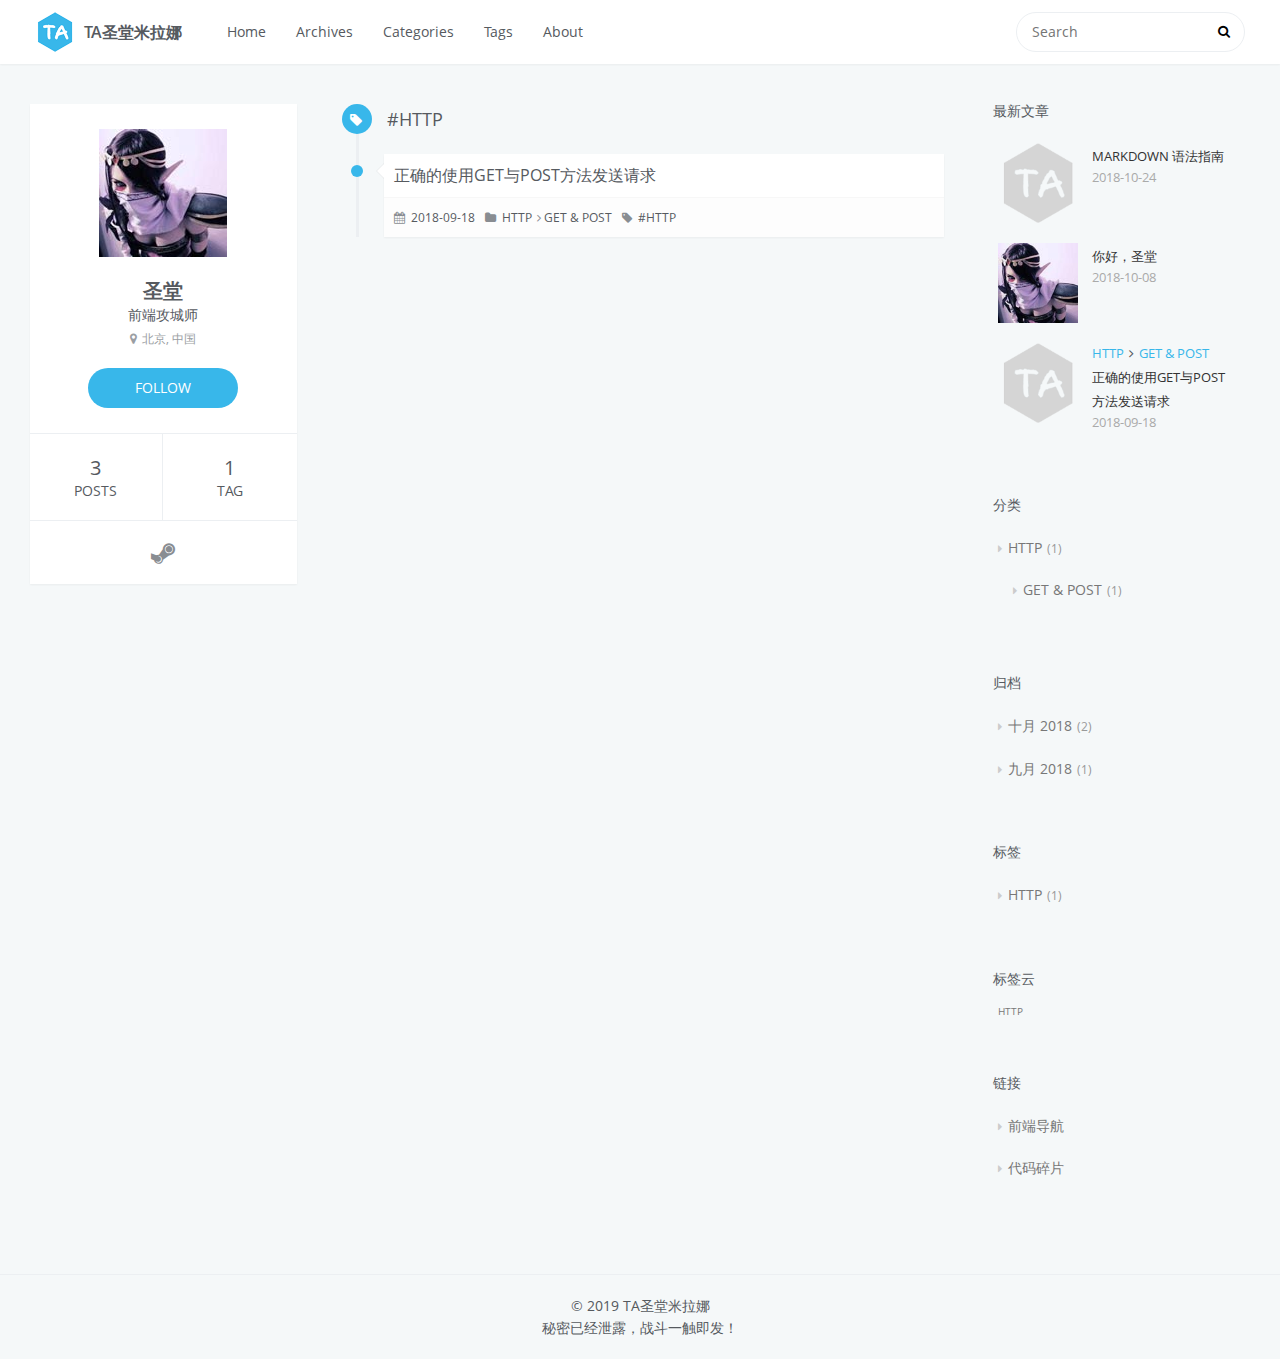
<file: tags/HTTP/index.html>
<!DOCTYPE html>
<html lang=zh>
<head>
    <meta charset="utf-8">
    
    <title>Tag: HTTP | TA圣堂米拉娜</title>
    <meta name="viewport" content="width=device-width, initial-scale=1, maximum-scale=1" />
    <meta name="description" content="前端 博客 圣堂">
<meta name="keywords" content="前端 博客 圣堂">
<meta property="og:type" content="website">
<meta property="og:title" content="TA圣堂米拉娜">
<meta property="og:url" content="http://blog.wuhongbin.com/tags/HTTP/index.html">
<meta property="og:site_name" content="TA圣堂米拉娜">
<meta property="og:description" content="前端 博客 圣堂">
<meta property="og:locale" content="zh-CN">
<meta name="twitter:card" content="summary">
<meta name="twitter:title" content="TA圣堂米拉娜">
<meta name="twitter:description" content="前端 博客 圣堂">
    

    

    
        <link rel="icon" href="/css/images/favicon.ico" />
    

    <link rel="stylesheet" href="/libs/font-awesome/css/font-awesome.min.css">
    <link rel="stylesheet" href="/libs/open-sans/styles.css">
    <link rel="stylesheet" href="/libs/source-code-pro/styles.css">
    <link rel="stylesheet" href="/css/style.css">
    
    <script src="/libs/jquery/2.1.3/jquery.min.js"></script>

    <link rel="stylesheet" href="/libs/highlight/github.css">
    <script src="/libs/highlight/highlight.js"></script>
    <script>hljs.initHighlightingOnLoad();</script>


    
    
        <link rel="stylesheet" href="/libs/lightgallery/css/lightgallery.min.css">
    
    
    
        <script type="text/javascript">
(function(i,s,o,g,r,a,m) {i['GoogleAnalyticsObject']=r;i[r]=i[r]||function() {
(i[r].q=i[r].q||[]).push(arguments)},i[r].l=1*new Date();a=s.createElement(o),
m=s.getElementsByTagName(o)[0];a.async=1;a.src=g;m.parentNode.insertBefore(a,m)
})(window,document,'script','//www.google-analytics.com/analytics.js','ga');

ga('create', 'UA-127105097-1', 'auto');
ga('send', 'pageview');

</script>
    
    
    
        <script>
var _hmt = _hmt || [];
(function() {
    var hm = document.createElement("script");
    hm.src = "//hm.baidu.com/hm.js?fa59de63d3320a45f6aa672138d2e55c";
    var s = document.getElementsByTagName("script")[0];
    s.parentNode.insertBefore(hm, s);
})();
</script>

    


</head>

<body>
    <div id="container">
        <header id="header">
    <div id="header-main" class="header-inner">
        <div class="outer">
            <a href="/" id="logo">
                <i class="logo"></i>
                <span class="site-title">TA圣堂米拉娜</span>
            </a>
            <nav id="main-nav">
                
                    <a class="main-nav-link" href="/.">Home</a>
                
                    <a class="main-nav-link" href="/archives">Archives</a>
                
                    <a class="main-nav-link" href="/categories">Categories</a>
                
                    <a class="main-nav-link" href="/tags">Tags</a>
                
                    <a class="main-nav-link" href="/about">About</a>
                
            </nav>
            
                
                <nav id="sub-nav">
                    <div class="profile" id="profile-nav">
                        <a id="profile-anchor" href="javascript:;">
                            <img class="avatar" src="/css/images/avatar.jpg" />
                            <i class="fa fa-caret-down"></i>
                        </a>
                    </div>
                </nav>
            
            <div id="search-form-wrap">

    <form class="search-form">
        <input type="text" class="ins-search-input search-form-input" placeholder="Search" />
        <button type="submit" class="search-form-submit"></button>
    </form>
    <div class="ins-search">
    <div class="ins-search-mask"></div>
    <div class="ins-search-container">
        <div class="ins-input-wrapper">
            <input type="text" class="ins-search-input" placeholder="Type something..." />
            <span class="ins-close ins-selectable"><i class="fa fa-times-circle"></i></span>
        </div>
        <div class="ins-section-wrapper">
            <div class="ins-section-container"></div>
        </div>
    </div>
</div>
<script>
(function (window) {
    var INSIGHT_CONFIG = {
        TRANSLATION: {
            POSTS: 'Posts',
            PAGES: 'Pages',
            CATEGORIES: 'Categories',
            TAGS: 'Tags',
            UNTITLED: '(Untitled)',
        },
        ROOT_URL: '/',
        CONTENT_URL: '/content.json',
    };
    window.INSIGHT_CONFIG = INSIGHT_CONFIG;
})(window);
</script>
<script src="/js/insight.js"></script>

</div>
        </div>
    </div>
    <div id="main-nav-mobile" class="header-sub header-inner">
        <table class="menu outer">
            <tr>
                
                    <td><a class="main-nav-link" href="/.">Home</a></td>
                
                    <td><a class="main-nav-link" href="/archives">Archives</a></td>
                
                    <td><a class="main-nav-link" href="/categories">Categories</a></td>
                
                    <td><a class="main-nav-link" href="/tags">Tags</a></td>
                
                    <td><a class="main-nav-link" href="/about">About</a></td>
                
                <td>
                    
    <div class="search-form">
        <input type="text" class="ins-search-input search-form-input" placeholder="Search" />
    </div>

                </td>
            </tr>
        </table>
    </div>
</header>

        <div class="outer">
            
                

<aside id="profile">
    <div class="inner profile-inner">
        <div class="base-info profile-block">
            <img id="avatar" src="/css/images/avatar.jpg" />
            <h2 id="name">圣堂</h2>
            <h3 id="title">前端攻城师</h3>
            <span id="location"><i class="fa fa-map-marker"></i>北京, 中国</span>
            <a id="follow" target="_blank" href="https://gitee.com/qq8697">FOLLOW</a>
        </div>
        <div class="article-info profile-block">
            <div class="article-info-block">
                3
                <span>posts</span>
            </div>
            <div class="article-info-block">
                1
                <span>tag</span>
            </div>
        </div>
        
        <div class="profile-block social-links">
            <table>
                <tr>
                    
                    
                    <td>
                        <a href="https://steamcommunity.com/profiles/76561198386205036/" target="_blank" title="steam" class=tooltip>
                            <i class="fa fa-steam"></i>
                        </a>
                    </td>
                    
                </tr>
            </table>
        </div>
        
    </div>
</aside>

            
            <section id="main">
<div class="timeline timeline-wrap">
    <div class="timeline-row timeline-row-major">
        <span class="node"><i class="fa fa-tag"></i></span>
        <h1 class="title">#HTTP</h1>
    </div>
    
        <div class="timeline-row">
            <span class="node"></span>
            <div class="content">
                
    
        <h1 itemprop="name">
            <a class="timeline-article-title" href="/2018/09/correctly-use-GET-and-POST-method-to-send-requests.html">正确的使用GET与POST方法发送请求</a>
        </h1>
    

                <div class="article-meta">
                    
    <div class="article-date">
        <i class="fa fa-calendar"></i>
        <a href="/2018/09/correctly-use-GET-and-POST-method-to-send-requests.html">
            <time datetime="2018-09-18T07:10:35.000Z" itemprop="datePublished">2018-09-18</time>
        </a>
    </div>


                    
    <div class="article-category">
    	<i class="fa fa-folder"></i>
        <a class="article-category-link" href="/categories/HTTP/">HTTP</a><i class="fa fa-angle-right"></i><a class="article-category-link" href="/categories/HTTP/GET-POST/">GET & POST</a>
    </div>

                    
    <div class="article-tag">
        <i class="fa fa-tag"></i>
        <a class="tag-link" href="/tags/HTTP/">HTTP</a>
    </div>

                </div>
            </div>
        </div>
    
</div>
</section>
            
                
<aside id="sidebar">
   
        
    <div class="widget-wrap">
        <h3 class="widget-title">最新文章</h3>
        <div class="widget">
            <ul id="recent-post" class="">
                
                    <li>
                        
                        <div class="item-thumbnail">
                            <a href="/2018/10/markdown-grammar-guide.html" class="thumbnail">
    
    
        <span class="thumbnail-image thumbnail-none"></span>
    
</a>

                        </div>
                        
                        <div class="item-inner">
                            <p class="item-category"></p>
                            <p class="item-title"><a href="/2018/10/markdown-grammar-guide.html" class="title">Markdown 语法指南</a></p>
                            <p class="item-date"><time datetime="2018-10-24T07:10:35.000Z" itemprop="datePublished">2018-10-24</time></p>
                        </div>
                    </li>
                
                    <li>
                        
                        <div class="item-thumbnail">
                            <a href="/2018/10/hello-templar.html" class="thumbnail">
    
    
        <span style="background-image:url(/images/avatar.jpg)" alt="你好，圣堂" class="thumbnail-image"></span>
    
</a>

                        </div>
                        
                        <div class="item-inner">
                            <p class="item-category"></p>
                            <p class="item-title"><a href="/2018/10/hello-templar.html" class="title">你好，圣堂</a></p>
                            <p class="item-date"><time datetime="2018-10-08T11:19:28.000Z" itemprop="datePublished">2018-10-08</time></p>
                        </div>
                    </li>
                
                    <li>
                        
                        <div class="item-thumbnail">
                            <a href="/2018/09/correctly-use-GET-and-POST-method-to-send-requests.html" class="thumbnail">
    
    
        <span class="thumbnail-image thumbnail-none"></span>
    
</a>

                        </div>
                        
                        <div class="item-inner">
                            <p class="item-category"><a class="article-category-link" href="/categories/HTTP/">HTTP</a><i class="fa fa-angle-right"></i><a class="article-category-link" href="/categories/HTTP/GET-POST/">GET & POST</a></p>
                            <p class="item-title"><a href="/2018/09/correctly-use-GET-and-POST-method-to-send-requests.html" class="title">正确的使用GET与POST方法发送请求</a></p>
                            <p class="item-date"><time datetime="2018-09-18T07:10:35.000Z" itemprop="datePublished">2018-09-18</time></p>
                        </div>
                    </li>
                
            </ul>
        </div>
    </div>

    
        
    <div class="widget-wrap">
        <h3 class="widget-title">分类</h3>
        <div class="widget">
            <ul class="category-list"><li class="category-list-item"><a class="category-list-link" href="/categories/HTTP/">HTTP</a><span class="category-list-count">1</span><ul class="category-list-child"><li class="category-list-item"><a class="category-list-link" href="/categories/HTTP/GET-POST/">GET & POST</a><span class="category-list-count">1</span></li></ul></li></ul>
        </div>
    </div>

    
        
    <div class="widget-wrap">
        <h3 class="widget-title">归档</h3>
        <div class="widget">
            <ul class="archive-list"><li class="archive-list-item"><a class="archive-list-link" href="/archives/2018/10/">十月 2018</a><span class="archive-list-count">2</span></li><li class="archive-list-item"><a class="archive-list-link" href="/archives/2018/09/">九月 2018</a><span class="archive-list-count">1</span></li></ul>
        </div>
    </div>

    
        
    <div class="widget-wrap">
        <h3 class="widget-title">标签</h3>
        <div class="widget">
            <ul class="tag-list"><li class="tag-list-item"><a class="tag-list-link" href="/tags/HTTP/">HTTP</a><span class="tag-list-count">1</span></li></ul>
        </div>
    </div>

    
        
    <div class="widget-wrap">
        <h3 class="widget-title">标签云</h3>
        <div class="widget tagcloud">
            <a href="/tags/HTTP/" style="font-size: 10px;">HTTP</a>
        </div>
    </div>

    
        
    <div class="widget-wrap widget-list">
        <h3 class="widget-title">链接</h3>
        <div class="widget">
            <ul>
                
                    <li>
                        <a href="http://nav.wuhongbin.com">前端导航</a>
                    </li>
                
                    <li>
                        <a href="http://code.wuhongbin.com">代码碎片</a>
                    </li>
                
            </ul>
        </div>
    </div>


    
    <div id="toTop" class="fa fa-angle-up"></div>
</aside>

            
        </div>
        <footer id="footer">
    <div class="outer">
        <div id="footer-info" class="inner">
            &copy; 2019 TA圣堂米拉娜<br>
            秘密已经泄露，战斗一触即发！
        </div>
    </div>
</footer>
    </div>
    
    
        <script src="/libs/lightgallery/js/lightgallery.min.js"></script>
        <script src="/libs/lightgallery/js/lg-thumbnail.min.js"></script>
        <script src="/libs/lightgallery/js/lg-autoplay.min.js"></script>
        <script src="/libs/lightgallery/js/lg-video.min.js"></script>
        <script src="/libs/lightgallery/js/lg-fullscreen.min.js"></script>
        <script src="/libs/lightgallery/js/lg-pager.min.js"></script>
        <script src="/libs/lightgallery/js/lg-zoom.min.js"></script>
        <script src="/libs/lightgallery/js/lg-hash.min.js"></script>
    
    
    



<!-- Custom Scripts -->
<script src="/js/main.js"></script>

</body>
</html>
</file>
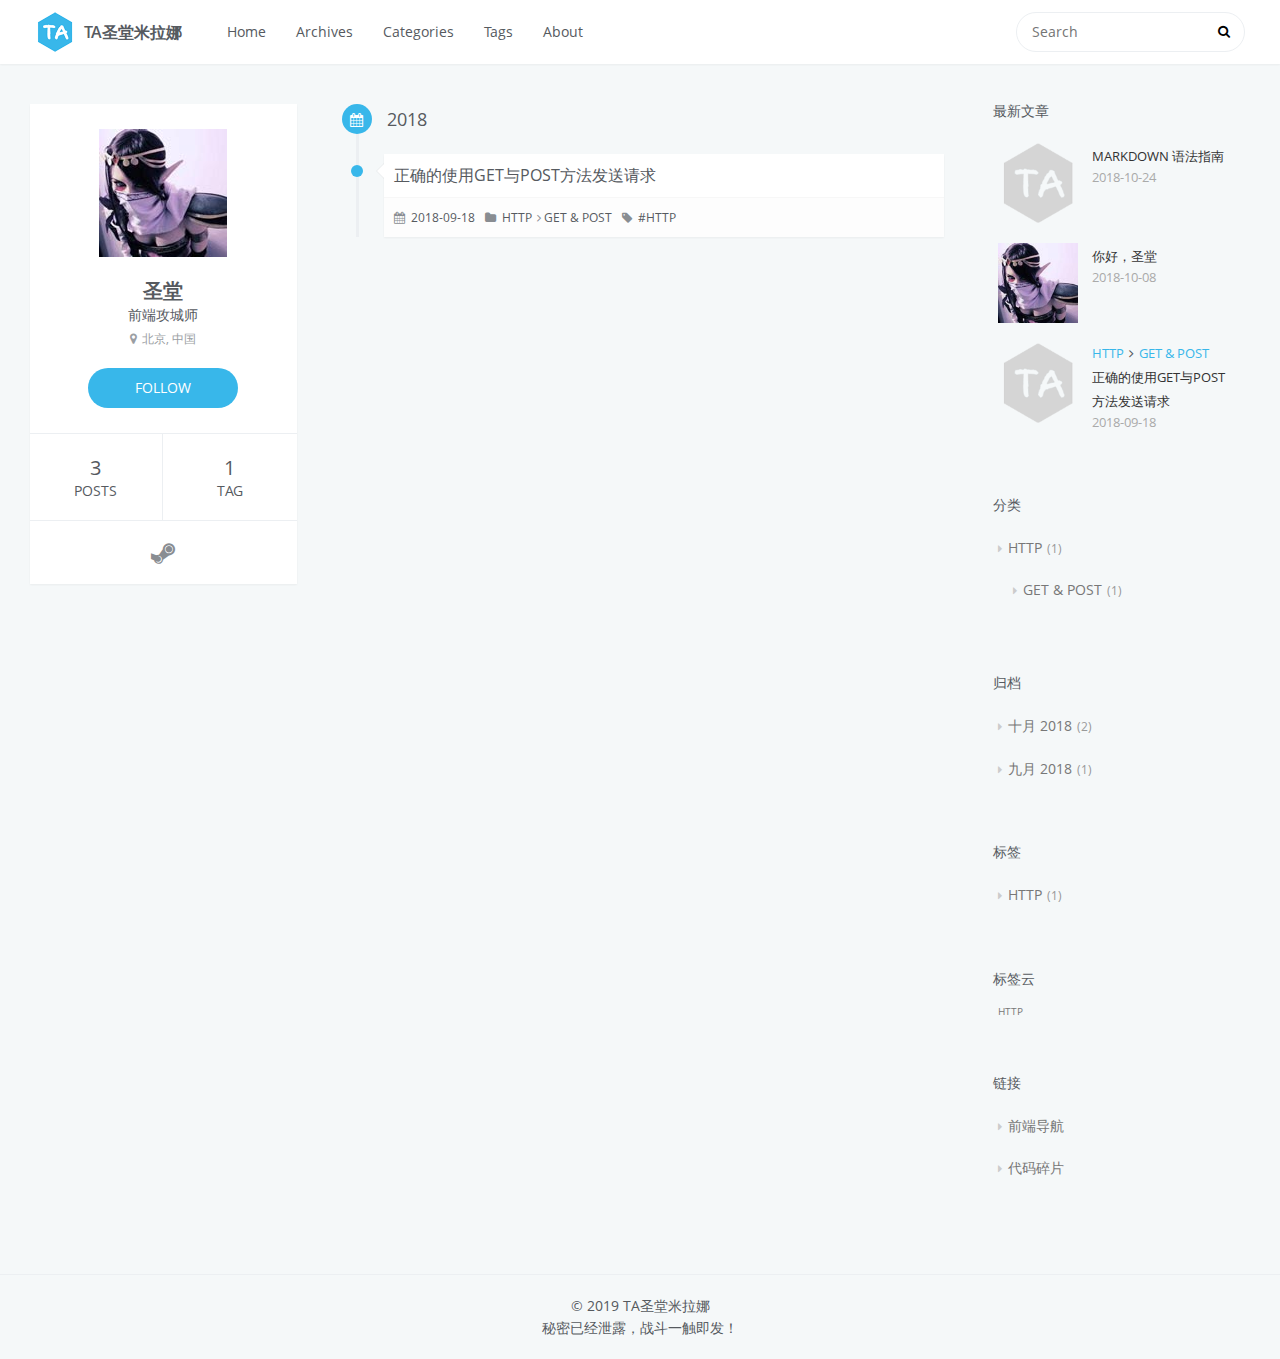
<file: archives/2018/09/index.html>
<!DOCTYPE html>
<html lang=zh>
<head>
    <meta charset="utf-8">
    
    <title>Archive: 2018/9 | TA圣堂米拉娜</title>
    <meta name="viewport" content="width=device-width, initial-scale=1, maximum-scale=1" />
    <meta name="description" content="前端 博客 圣堂">
<meta name="keywords" content="前端 博客 圣堂">
<meta property="og:type" content="website">
<meta property="og:title" content="TA圣堂米拉娜">
<meta property="og:url" content="http://blog.wuhongbin.com/archives/2018/09/index.html">
<meta property="og:site_name" content="TA圣堂米拉娜">
<meta property="og:description" content="前端 博客 圣堂">
<meta property="og:locale" content="zh-CN">
<meta name="twitter:card" content="summary">
<meta name="twitter:title" content="TA圣堂米拉娜">
<meta name="twitter:description" content="前端 博客 圣堂">
    

    

    
        <link rel="icon" href="/css/images/favicon.ico" />
    

    <link rel="stylesheet" href="/libs/font-awesome/css/font-awesome.min.css">
    <link rel="stylesheet" href="/libs/open-sans/styles.css">
    <link rel="stylesheet" href="/libs/source-code-pro/styles.css">
    <link rel="stylesheet" href="/css/style.css">
    
    <script src="/libs/jquery/2.1.3/jquery.min.js"></script>

    <link rel="stylesheet" href="/libs/highlight/github.css">
    <script src="/libs/highlight/highlight.js"></script>
    <script>hljs.initHighlightingOnLoad();</script>


    
    
        <link rel="stylesheet" href="/libs/lightgallery/css/lightgallery.min.css">
    
    
    
        <script type="text/javascript">
(function(i,s,o,g,r,a,m) {i['GoogleAnalyticsObject']=r;i[r]=i[r]||function() {
(i[r].q=i[r].q||[]).push(arguments)},i[r].l=1*new Date();a=s.createElement(o),
m=s.getElementsByTagName(o)[0];a.async=1;a.src=g;m.parentNode.insertBefore(a,m)
})(window,document,'script','//www.google-analytics.com/analytics.js','ga');

ga('create', 'UA-127105097-1', 'auto');
ga('send', 'pageview');

</script>
    
    
    
        <script>
var _hmt = _hmt || [];
(function() {
    var hm = document.createElement("script");
    hm.src = "//hm.baidu.com/hm.js?fa59de63d3320a45f6aa672138d2e55c";
    var s = document.getElementsByTagName("script")[0];
    s.parentNode.insertBefore(hm, s);
})();
</script>

    


</head>

<body>
    <div id="container">
        <header id="header">
    <div id="header-main" class="header-inner">
        <div class="outer">
            <a href="/" id="logo">
                <i class="logo"></i>
                <span class="site-title">TA圣堂米拉娜</span>
            </a>
            <nav id="main-nav">
                
                    <a class="main-nav-link" href="/.">Home</a>
                
                    <a class="main-nav-link" href="/archives">Archives</a>
                
                    <a class="main-nav-link" href="/categories">Categories</a>
                
                    <a class="main-nav-link" href="/tags">Tags</a>
                
                    <a class="main-nav-link" href="/about">About</a>
                
            </nav>
            
                
                <nav id="sub-nav">
                    <div class="profile" id="profile-nav">
                        <a id="profile-anchor" href="javascript:;">
                            <img class="avatar" src="/css/images/avatar.jpg" />
                            <i class="fa fa-caret-down"></i>
                        </a>
                    </div>
                </nav>
            
            <div id="search-form-wrap">

    <form class="search-form">
        <input type="text" class="ins-search-input search-form-input" placeholder="Search" />
        <button type="submit" class="search-form-submit"></button>
    </form>
    <div class="ins-search">
    <div class="ins-search-mask"></div>
    <div class="ins-search-container">
        <div class="ins-input-wrapper">
            <input type="text" class="ins-search-input" placeholder="Type something..." />
            <span class="ins-close ins-selectable"><i class="fa fa-times-circle"></i></span>
        </div>
        <div class="ins-section-wrapper">
            <div class="ins-section-container"></div>
        </div>
    </div>
</div>
<script>
(function (window) {
    var INSIGHT_CONFIG = {
        TRANSLATION: {
            POSTS: 'Posts',
            PAGES: 'Pages',
            CATEGORIES: 'Categories',
            TAGS: 'Tags',
            UNTITLED: '(Untitled)',
        },
        ROOT_URL: '/',
        CONTENT_URL: '/content.json',
    };
    window.INSIGHT_CONFIG = INSIGHT_CONFIG;
})(window);
</script>
<script src="/js/insight.js"></script>

</div>
        </div>
    </div>
    <div id="main-nav-mobile" class="header-sub header-inner">
        <table class="menu outer">
            <tr>
                
                    <td><a class="main-nav-link" href="/.">Home</a></td>
                
                    <td><a class="main-nav-link" href="/archives">Archives</a></td>
                
                    <td><a class="main-nav-link" href="/categories">Categories</a></td>
                
                    <td><a class="main-nav-link" href="/tags">Tags</a></td>
                
                    <td><a class="main-nav-link" href="/about">About</a></td>
                
                <td>
                    
    <div class="search-form">
        <input type="text" class="ins-search-input search-form-input" placeholder="Search" />
    </div>

                </td>
            </tr>
        </table>
    </div>
</header>

        <div class="outer">
            
                

<aside id="profile">
    <div class="inner profile-inner">
        <div class="base-info profile-block">
            <img id="avatar" src="/css/images/avatar.jpg" />
            <h2 id="name">圣堂</h2>
            <h3 id="title">前端攻城师</h3>
            <span id="location"><i class="fa fa-map-marker"></i>北京, 中国</span>
            <a id="follow" target="_blank" href="https://gitee.com/qq8697">FOLLOW</a>
        </div>
        <div class="article-info profile-block">
            <div class="article-info-block">
                3
                <span>posts</span>
            </div>
            <div class="article-info-block">
                1
                <span>tag</span>
            </div>
        </div>
        
        <div class="profile-block social-links">
            <table>
                <tr>
                    
                    
                    <td>
                        <a href="https://steamcommunity.com/profiles/76561198386205036/" target="_blank" title="steam" class=tooltip>
                            <i class="fa fa-steam"></i>
                        </a>
                    </td>
                    
                </tr>
            </table>
        </div>
        
    </div>
</aside>

            
            <section id="main"><div class="timeline timeline-wrap">
    
            <div class="timeline-row timeline-row-major">
                <span class="node"><i class="fa fa-calendar"></i></span>
                <h1 class="title">2018</h1>
            </div>
        
        <div class="timeline-row">
            <span class="node"></span>
            <div class="content">
                
    
        <h1 itemprop="name">
            <a class="timeline-article-title" href="/2018/09/correctly-use-GET-and-POST-method-to-send-requests.html">正确的使用GET与POST方法发送请求</a>
        </h1>
    

                <div class="article-meta">
                    
    <div class="article-date">
        <i class="fa fa-calendar"></i>
        <a href="/2018/09/correctly-use-GET-and-POST-method-to-send-requests.html">
            <time datetime="2018-09-18T07:10:35.000Z" itemprop="datePublished">2018-09-18</time>
        </a>
    </div>


                    
    <div class="article-category">
    	<i class="fa fa-folder"></i>
        <a class="article-category-link" href="/categories/HTTP/">HTTP</a><i class="fa fa-angle-right"></i><a class="article-category-link" href="/categories/HTTP/GET-POST/">GET & POST</a>
    </div>

                    
    <div class="article-tag">
        <i class="fa fa-tag"></i>
        <a class="tag-link" href="/tags/HTTP/">HTTP</a>
    </div>

                </div>
            </div>
        </div>
    
</div>
</section>
            
                
<aside id="sidebar">
   
        
    <div class="widget-wrap">
        <h3 class="widget-title">最新文章</h3>
        <div class="widget">
            <ul id="recent-post" class="">
                
                    <li>
                        
                        <div class="item-thumbnail">
                            <a href="/2018/10/markdown-grammar-guide.html" class="thumbnail">
    
    
        <span class="thumbnail-image thumbnail-none"></span>
    
</a>

                        </div>
                        
                        <div class="item-inner">
                            <p class="item-category"></p>
                            <p class="item-title"><a href="/2018/10/markdown-grammar-guide.html" class="title">Markdown 语法指南</a></p>
                            <p class="item-date"><time datetime="2018-10-24T07:10:35.000Z" itemprop="datePublished">2018-10-24</time></p>
                        </div>
                    </li>
                
                    <li>
                        
                        <div class="item-thumbnail">
                            <a href="/2018/10/hello-templar.html" class="thumbnail">
    
    
        <span style="background-image:url(/images/avatar.jpg)" alt="你好，圣堂" class="thumbnail-image"></span>
    
</a>

                        </div>
                        
                        <div class="item-inner">
                            <p class="item-category"></p>
                            <p class="item-title"><a href="/2018/10/hello-templar.html" class="title">你好，圣堂</a></p>
                            <p class="item-date"><time datetime="2018-10-08T11:19:28.000Z" itemprop="datePublished">2018-10-08</time></p>
                        </div>
                    </li>
                
                    <li>
                        
                        <div class="item-thumbnail">
                            <a href="/2018/09/correctly-use-GET-and-POST-method-to-send-requests.html" class="thumbnail">
    
    
        <span class="thumbnail-image thumbnail-none"></span>
    
</a>

                        </div>
                        
                        <div class="item-inner">
                            <p class="item-category"><a class="article-category-link" href="/categories/HTTP/">HTTP</a><i class="fa fa-angle-right"></i><a class="article-category-link" href="/categories/HTTP/GET-POST/">GET & POST</a></p>
                            <p class="item-title"><a href="/2018/09/correctly-use-GET-and-POST-method-to-send-requests.html" class="title">正确的使用GET与POST方法发送请求</a></p>
                            <p class="item-date"><time datetime="2018-09-18T07:10:35.000Z" itemprop="datePublished">2018-09-18</time></p>
                        </div>
                    </li>
                
            </ul>
        </div>
    </div>

    
        
    <div class="widget-wrap">
        <h3 class="widget-title">分类</h3>
        <div class="widget">
            <ul class="category-list"><li class="category-list-item"><a class="category-list-link" href="/categories/HTTP/">HTTP</a><span class="category-list-count">1</span><ul class="category-list-child"><li class="category-list-item"><a class="category-list-link" href="/categories/HTTP/GET-POST/">GET & POST</a><span class="category-list-count">1</span></li></ul></li></ul>
        </div>
    </div>

    
        
    <div class="widget-wrap">
        <h3 class="widget-title">归档</h3>
        <div class="widget">
            <ul class="archive-list"><li class="archive-list-item"><a class="archive-list-link" href="/archives/2018/10/">十月 2018</a><span class="archive-list-count">2</span></li><li class="archive-list-item"><a class="archive-list-link" href="/archives/2018/09/">九月 2018</a><span class="archive-list-count">1</span></li></ul>
        </div>
    </div>

    
        
    <div class="widget-wrap">
        <h3 class="widget-title">标签</h3>
        <div class="widget">
            <ul class="tag-list"><li class="tag-list-item"><a class="tag-list-link" href="/tags/HTTP/">HTTP</a><span class="tag-list-count">1</span></li></ul>
        </div>
    </div>

    
        
    <div class="widget-wrap">
        <h3 class="widget-title">标签云</h3>
        <div class="widget tagcloud">
            <a href="/tags/HTTP/" style="font-size: 10px;">HTTP</a>
        </div>
    </div>

    
        
    <div class="widget-wrap widget-list">
        <h3 class="widget-title">链接</h3>
        <div class="widget">
            <ul>
                
                    <li>
                        <a href="http://nav.wuhongbin.com">前端导航</a>
                    </li>
                
                    <li>
                        <a href="http://code.wuhongbin.com">代码碎片</a>
                    </li>
                
            </ul>
        </div>
    </div>


    
    <div id="toTop" class="fa fa-angle-up"></div>
</aside>

            
        </div>
        <footer id="footer">
    <div class="outer">
        <div id="footer-info" class="inner">
            &copy; 2019 TA圣堂米拉娜<br>
            秘密已经泄露，战斗一触即发！
        </div>
    </div>
</footer>
    </div>
    
    
        <script src="/libs/lightgallery/js/lightgallery.min.js"></script>
        <script src="/libs/lightgallery/js/lg-thumbnail.min.js"></script>
        <script src="/libs/lightgallery/js/lg-autoplay.min.js"></script>
        <script src="/libs/lightgallery/js/lg-video.min.js"></script>
        <script src="/libs/lightgallery/js/lg-fullscreen.min.js"></script>
        <script src="/libs/lightgallery/js/lg-pager.min.js"></script>
        <script src="/libs/lightgallery/js/lg-zoom.min.js"></script>
        <script src="/libs/lightgallery/js/lg-hash.min.js"></script>
    
    
    



<!-- Custom Scripts -->
<script src="/js/main.js"></script>

</body>
</html>
</file>
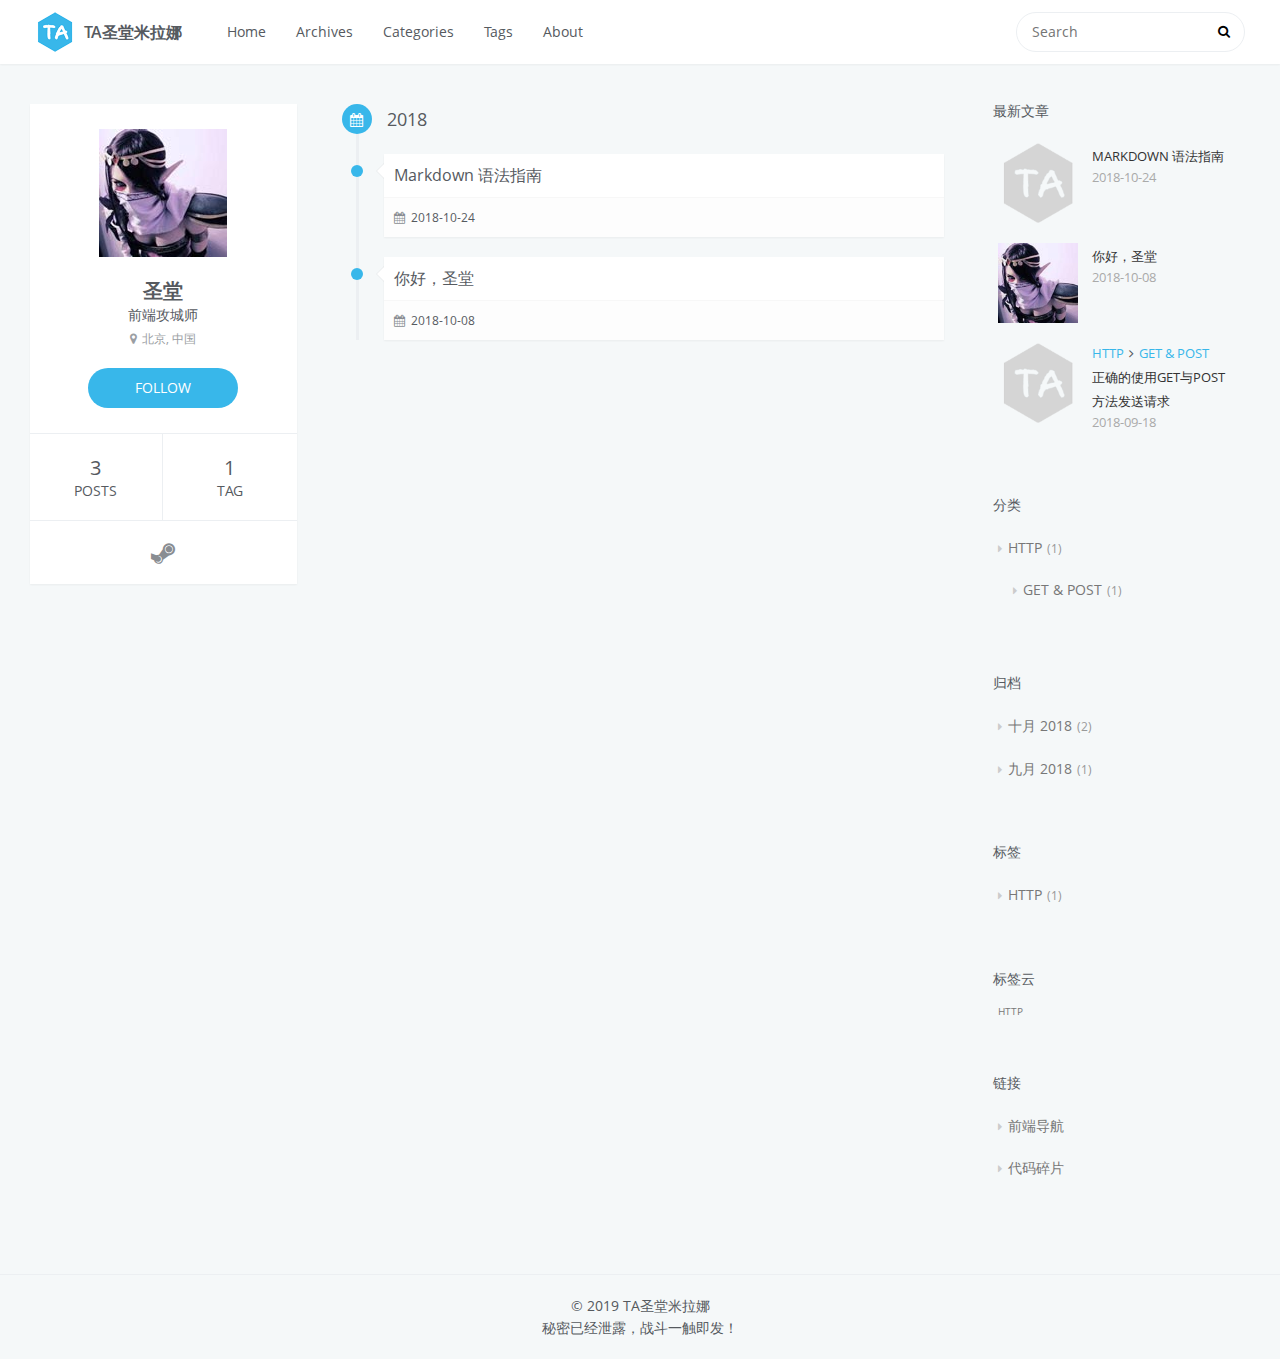
<file: archives/2018/10/index.html>
<!DOCTYPE html>
<html lang=zh>
<head>
    <meta charset="utf-8">
    
    <title>Archive: 2018/10 | TA圣堂米拉娜</title>
    <meta name="viewport" content="width=device-width, initial-scale=1, maximum-scale=1" />
    <meta name="description" content="前端 博客 圣堂">
<meta name="keywords" content="前端 博客 圣堂">
<meta property="og:type" content="website">
<meta property="og:title" content="TA圣堂米拉娜">
<meta property="og:url" content="http://blog.wuhongbin.com/archives/2018/10/index.html">
<meta property="og:site_name" content="TA圣堂米拉娜">
<meta property="og:description" content="前端 博客 圣堂">
<meta property="og:locale" content="zh-CN">
<meta name="twitter:card" content="summary">
<meta name="twitter:title" content="TA圣堂米拉娜">
<meta name="twitter:description" content="前端 博客 圣堂">
    

    

    
        <link rel="icon" href="/css/images/favicon.ico" />
    

    <link rel="stylesheet" href="/libs/font-awesome/css/font-awesome.min.css">
    <link rel="stylesheet" href="/libs/open-sans/styles.css">
    <link rel="stylesheet" href="/libs/source-code-pro/styles.css">
    <link rel="stylesheet" href="/css/style.css">
    
    <script src="/libs/jquery/2.1.3/jquery.min.js"></script>

    <link rel="stylesheet" href="/libs/highlight/github.css">
    <script src="/libs/highlight/highlight.js"></script>
    <script>hljs.initHighlightingOnLoad();</script>


    
    
        <link rel="stylesheet" href="/libs/lightgallery/css/lightgallery.min.css">
    
    
    
        <script type="text/javascript">
(function(i,s,o,g,r,a,m) {i['GoogleAnalyticsObject']=r;i[r]=i[r]||function() {
(i[r].q=i[r].q||[]).push(arguments)},i[r].l=1*new Date();a=s.createElement(o),
m=s.getElementsByTagName(o)[0];a.async=1;a.src=g;m.parentNode.insertBefore(a,m)
})(window,document,'script','//www.google-analytics.com/analytics.js','ga');

ga('create', 'UA-127105097-1', 'auto');
ga('send', 'pageview');

</script>
    
    
    
        <script>
var _hmt = _hmt || [];
(function() {
    var hm = document.createElement("script");
    hm.src = "//hm.baidu.com/hm.js?fa59de63d3320a45f6aa672138d2e55c";
    var s = document.getElementsByTagName("script")[0];
    s.parentNode.insertBefore(hm, s);
})();
</script>

    


</head>

<body>
    <div id="container">
        <header id="header">
    <div id="header-main" class="header-inner">
        <div class="outer">
            <a href="/" id="logo">
                <i class="logo"></i>
                <span class="site-title">TA圣堂米拉娜</span>
            </a>
            <nav id="main-nav">
                
                    <a class="main-nav-link" href="/.">Home</a>
                
                    <a class="main-nav-link" href="/archives">Archives</a>
                
                    <a class="main-nav-link" href="/categories">Categories</a>
                
                    <a class="main-nav-link" href="/tags">Tags</a>
                
                    <a class="main-nav-link" href="/about">About</a>
                
            </nav>
            
                
                <nav id="sub-nav">
                    <div class="profile" id="profile-nav">
                        <a id="profile-anchor" href="javascript:;">
                            <img class="avatar" src="/css/images/avatar.jpg" />
                            <i class="fa fa-caret-down"></i>
                        </a>
                    </div>
                </nav>
            
            <div id="search-form-wrap">

    <form class="search-form">
        <input type="text" class="ins-search-input search-form-input" placeholder="Search" />
        <button type="submit" class="search-form-submit"></button>
    </form>
    <div class="ins-search">
    <div class="ins-search-mask"></div>
    <div class="ins-search-container">
        <div class="ins-input-wrapper">
            <input type="text" class="ins-search-input" placeholder="Type something..." />
            <span class="ins-close ins-selectable"><i class="fa fa-times-circle"></i></span>
        </div>
        <div class="ins-section-wrapper">
            <div class="ins-section-container"></div>
        </div>
    </div>
</div>
<script>
(function (window) {
    var INSIGHT_CONFIG = {
        TRANSLATION: {
            POSTS: 'Posts',
            PAGES: 'Pages',
            CATEGORIES: 'Categories',
            TAGS: 'Tags',
            UNTITLED: '(Untitled)',
        },
        ROOT_URL: '/',
        CONTENT_URL: '/content.json',
    };
    window.INSIGHT_CONFIG = INSIGHT_CONFIG;
})(window);
</script>
<script src="/js/insight.js"></script>

</div>
        </div>
    </div>
    <div id="main-nav-mobile" class="header-sub header-inner">
        <table class="menu outer">
            <tr>
                
                    <td><a class="main-nav-link" href="/.">Home</a></td>
                
                    <td><a class="main-nav-link" href="/archives">Archives</a></td>
                
                    <td><a class="main-nav-link" href="/categories">Categories</a></td>
                
                    <td><a class="main-nav-link" href="/tags">Tags</a></td>
                
                    <td><a class="main-nav-link" href="/about">About</a></td>
                
                <td>
                    
    <div class="search-form">
        <input type="text" class="ins-search-input search-form-input" placeholder="Search" />
    </div>

                </td>
            </tr>
        </table>
    </div>
</header>

        <div class="outer">
            
                

<aside id="profile">
    <div class="inner profile-inner">
        <div class="base-info profile-block">
            <img id="avatar" src="/css/images/avatar.jpg" />
            <h2 id="name">圣堂</h2>
            <h3 id="title">前端攻城师</h3>
            <span id="location"><i class="fa fa-map-marker"></i>北京, 中国</span>
            <a id="follow" target="_blank" href="https://gitee.com/qq8697">FOLLOW</a>
        </div>
        <div class="article-info profile-block">
            <div class="article-info-block">
                3
                <span>posts</span>
            </div>
            <div class="article-info-block">
                1
                <span>tag</span>
            </div>
        </div>
        
        <div class="profile-block social-links">
            <table>
                <tr>
                    
                    
                    <td>
                        <a href="https://steamcommunity.com/profiles/76561198386205036/" target="_blank" title="steam" class=tooltip>
                            <i class="fa fa-steam"></i>
                        </a>
                    </td>
                    
                </tr>
            </table>
        </div>
        
    </div>
</aside>

            
            <section id="main"><div class="timeline timeline-wrap">
    
            <div class="timeline-row timeline-row-major">
                <span class="node"><i class="fa fa-calendar"></i></span>
                <h1 class="title">2018</h1>
            </div>
        
        <div class="timeline-row">
            <span class="node"></span>
            <div class="content">
                
    
        <h1 itemprop="name">
            <a class="timeline-article-title" href="/2018/10/markdown-grammar-guide.html">Markdown 语法指南</a>
        </h1>
    

                <div class="article-meta">
                    
    <div class="article-date">
        <i class="fa fa-calendar"></i>
        <a href="/2018/10/markdown-grammar-guide.html">
            <time datetime="2018-10-24T07:10:35.000Z" itemprop="datePublished">2018-10-24</time>
        </a>
    </div>


                    
                    
                </div>
            </div>
        </div>
    
        <div class="timeline-row">
            <span class="node"></span>
            <div class="content">
                
    
        <h1 itemprop="name">
            <a class="timeline-article-title" href="/2018/10/hello-templar.html">你好，圣堂</a>
        </h1>
    

                <div class="article-meta">
                    
    <div class="article-date">
        <i class="fa fa-calendar"></i>
        <a href="/2018/10/hello-templar.html">
            <time datetime="2018-10-08T11:19:28.000Z" itemprop="datePublished">2018-10-08</time>
        </a>
    </div>


                    
                    
                </div>
            </div>
        </div>
    
</div>
</section>
            
                
<aside id="sidebar">
   
        
    <div class="widget-wrap">
        <h3 class="widget-title">最新文章</h3>
        <div class="widget">
            <ul id="recent-post" class="">
                
                    <li>
                        
                        <div class="item-thumbnail">
                            <a href="/2018/10/markdown-grammar-guide.html" class="thumbnail">
    
    
        <span class="thumbnail-image thumbnail-none"></span>
    
</a>

                        </div>
                        
                        <div class="item-inner">
                            <p class="item-category"></p>
                            <p class="item-title"><a href="/2018/10/markdown-grammar-guide.html" class="title">Markdown 语法指南</a></p>
                            <p class="item-date"><time datetime="2018-10-24T07:10:35.000Z" itemprop="datePublished">2018-10-24</time></p>
                        </div>
                    </li>
                
                    <li>
                        
                        <div class="item-thumbnail">
                            <a href="/2018/10/hello-templar.html" class="thumbnail">
    
    
        <span style="background-image:url(/images/avatar.jpg)" alt="你好，圣堂" class="thumbnail-image"></span>
    
</a>

                        </div>
                        
                        <div class="item-inner">
                            <p class="item-category"></p>
                            <p class="item-title"><a href="/2018/10/hello-templar.html" class="title">你好，圣堂</a></p>
                            <p class="item-date"><time datetime="2018-10-08T11:19:28.000Z" itemprop="datePublished">2018-10-08</time></p>
                        </div>
                    </li>
                
                    <li>
                        
                        <div class="item-thumbnail">
                            <a href="/2018/09/correctly-use-GET-and-POST-method-to-send-requests.html" class="thumbnail">
    
    
        <span class="thumbnail-image thumbnail-none"></span>
    
</a>

                        </div>
                        
                        <div class="item-inner">
                            <p class="item-category"><a class="article-category-link" href="/categories/HTTP/">HTTP</a><i class="fa fa-angle-right"></i><a class="article-category-link" href="/categories/HTTP/GET-POST/">GET & POST</a></p>
                            <p class="item-title"><a href="/2018/09/correctly-use-GET-and-POST-method-to-send-requests.html" class="title">正确的使用GET与POST方法发送请求</a></p>
                            <p class="item-date"><time datetime="2018-09-18T07:10:35.000Z" itemprop="datePublished">2018-09-18</time></p>
                        </div>
                    </li>
                
            </ul>
        </div>
    </div>

    
        
    <div class="widget-wrap">
        <h3 class="widget-title">分类</h3>
        <div class="widget">
            <ul class="category-list"><li class="category-list-item"><a class="category-list-link" href="/categories/HTTP/">HTTP</a><span class="category-list-count">1</span><ul class="category-list-child"><li class="category-list-item"><a class="category-list-link" href="/categories/HTTP/GET-POST/">GET & POST</a><span class="category-list-count">1</span></li></ul></li></ul>
        </div>
    </div>

    
        
    <div class="widget-wrap">
        <h3 class="widget-title">归档</h3>
        <div class="widget">
            <ul class="archive-list"><li class="archive-list-item"><a class="archive-list-link" href="/archives/2018/10/">十月 2018</a><span class="archive-list-count">2</span></li><li class="archive-list-item"><a class="archive-list-link" href="/archives/2018/09/">九月 2018</a><span class="archive-list-count">1</span></li></ul>
        </div>
    </div>

    
        
    <div class="widget-wrap">
        <h3 class="widget-title">标签</h3>
        <div class="widget">
            <ul class="tag-list"><li class="tag-list-item"><a class="tag-list-link" href="/tags/HTTP/">HTTP</a><span class="tag-list-count">1</span></li></ul>
        </div>
    </div>

    
        
    <div class="widget-wrap">
        <h3 class="widget-title">标签云</h3>
        <div class="widget tagcloud">
            <a href="/tags/HTTP/" style="font-size: 10px;">HTTP</a>
        </div>
    </div>

    
        
    <div class="widget-wrap widget-list">
        <h3 class="widget-title">链接</h3>
        <div class="widget">
            <ul>
                
                    <li>
                        <a href="http://nav.wuhongbin.com">前端导航</a>
                    </li>
                
                    <li>
                        <a href="http://code.wuhongbin.com">代码碎片</a>
                    </li>
                
            </ul>
        </div>
    </div>


    
    <div id="toTop" class="fa fa-angle-up"></div>
</aside>

            
        </div>
        <footer id="footer">
    <div class="outer">
        <div id="footer-info" class="inner">
            &copy; 2019 TA圣堂米拉娜<br>
            秘密已经泄露，战斗一触即发！
        </div>
    </div>
</footer>
    </div>
    
    
        <script src="/libs/lightgallery/js/lightgallery.min.js"></script>
        <script src="/libs/lightgallery/js/lg-thumbnail.min.js"></script>
        <script src="/libs/lightgallery/js/lg-autoplay.min.js"></script>
        <script src="/libs/lightgallery/js/lg-video.min.js"></script>
        <script src="/libs/lightgallery/js/lg-fullscreen.min.js"></script>
        <script src="/libs/lightgallery/js/lg-pager.min.js"></script>
        <script src="/libs/lightgallery/js/lg-zoom.min.js"></script>
        <script src="/libs/lightgallery/js/lg-hash.min.js"></script>
    
    
    



<!-- Custom Scripts -->
<script src="/js/main.js"></script>

</body>
</html>
</file>
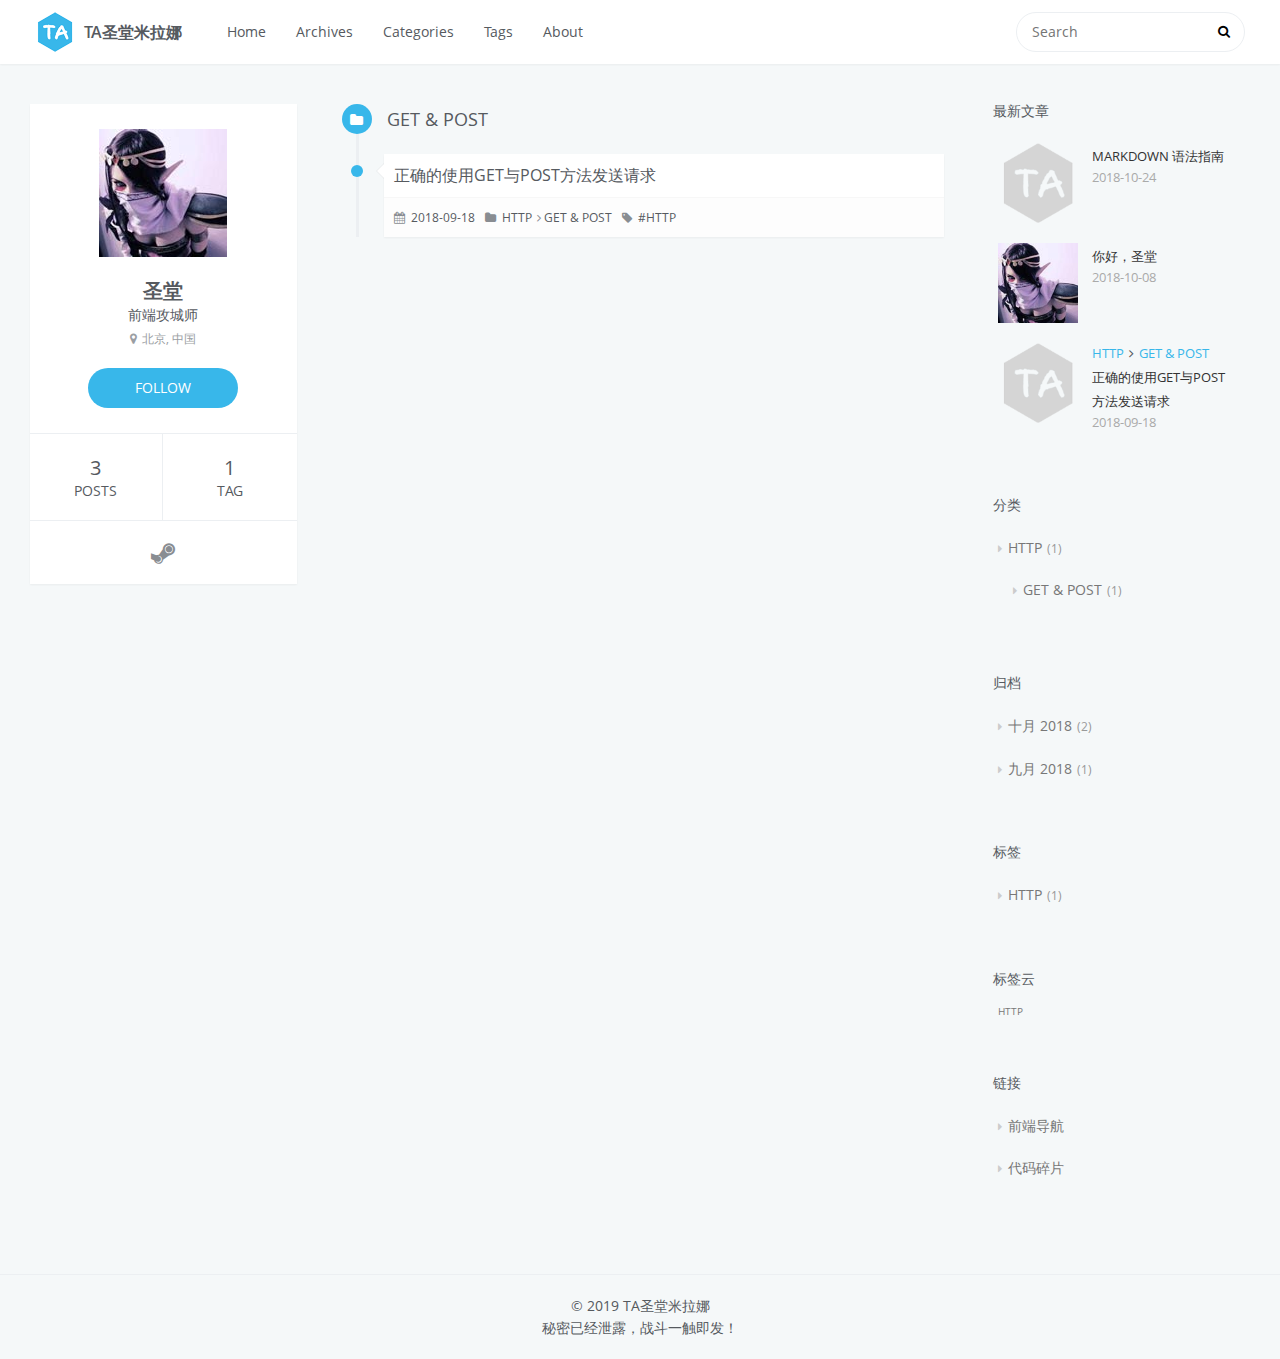
<file: categories/HTTP/GET-POST/index.html>
<!DOCTYPE html>
<html lang=zh>
<head>
    <meta charset="utf-8">
    
    <title>Category: GET &amp; POST | TA圣堂米拉娜</title>
    <meta name="viewport" content="width=device-width, initial-scale=1, maximum-scale=1" />
    <meta name="description" content="前端 博客 圣堂">
<meta name="keywords" content="前端 博客 圣堂">
<meta property="og:type" content="website">
<meta property="og:title" content="TA圣堂米拉娜">
<meta property="og:url" content="http://blog.wuhongbin.com/categories/HTTP/GET-POST/index.html">
<meta property="og:site_name" content="TA圣堂米拉娜">
<meta property="og:description" content="前端 博客 圣堂">
<meta property="og:locale" content="zh-CN">
<meta name="twitter:card" content="summary">
<meta name="twitter:title" content="TA圣堂米拉娜">
<meta name="twitter:description" content="前端 博客 圣堂">
    

    

    
        <link rel="icon" href="/css/images/favicon.ico" />
    

    <link rel="stylesheet" href="/libs/font-awesome/css/font-awesome.min.css">
    <link rel="stylesheet" href="/libs/open-sans/styles.css">
    <link rel="stylesheet" href="/libs/source-code-pro/styles.css">
    <link rel="stylesheet" href="/css/style.css">
    
    <script src="/libs/jquery/2.1.3/jquery.min.js"></script>

    <link rel="stylesheet" href="/libs/highlight/github.css">
    <script src="/libs/highlight/highlight.js"></script>
    <script>hljs.initHighlightingOnLoad();</script>


    
    
        <link rel="stylesheet" href="/libs/lightgallery/css/lightgallery.min.css">
    
    
    
        <script type="text/javascript">
(function(i,s,o,g,r,a,m) {i['GoogleAnalyticsObject']=r;i[r]=i[r]||function() {
(i[r].q=i[r].q||[]).push(arguments)},i[r].l=1*new Date();a=s.createElement(o),
m=s.getElementsByTagName(o)[0];a.async=1;a.src=g;m.parentNode.insertBefore(a,m)
})(window,document,'script','//www.google-analytics.com/analytics.js','ga');

ga('create', 'UA-127105097-1', 'auto');
ga('send', 'pageview');

</script>
    
    
    
        <script>
var _hmt = _hmt || [];
(function() {
    var hm = document.createElement("script");
    hm.src = "//hm.baidu.com/hm.js?fa59de63d3320a45f6aa672138d2e55c";
    var s = document.getElementsByTagName("script")[0];
    s.parentNode.insertBefore(hm, s);
})();
</script>

    


</head>

<body>
    <div id="container">
        <header id="header">
    <div id="header-main" class="header-inner">
        <div class="outer">
            <a href="/" id="logo">
                <i class="logo"></i>
                <span class="site-title">TA圣堂米拉娜</span>
            </a>
            <nav id="main-nav">
                
                    <a class="main-nav-link" href="/.">Home</a>
                
                    <a class="main-nav-link" href="/archives">Archives</a>
                
                    <a class="main-nav-link" href="/categories">Categories</a>
                
                    <a class="main-nav-link" href="/tags">Tags</a>
                
                    <a class="main-nav-link" href="/about">About</a>
                
            </nav>
            
                
                <nav id="sub-nav">
                    <div class="profile" id="profile-nav">
                        <a id="profile-anchor" href="javascript:;">
                            <img class="avatar" src="/css/images/avatar.jpg" />
                            <i class="fa fa-caret-down"></i>
                        </a>
                    </div>
                </nav>
            
            <div id="search-form-wrap">

    <form class="search-form">
        <input type="text" class="ins-search-input search-form-input" placeholder="Search" />
        <button type="submit" class="search-form-submit"></button>
    </form>
    <div class="ins-search">
    <div class="ins-search-mask"></div>
    <div class="ins-search-container">
        <div class="ins-input-wrapper">
            <input type="text" class="ins-search-input" placeholder="Type something..." />
            <span class="ins-close ins-selectable"><i class="fa fa-times-circle"></i></span>
        </div>
        <div class="ins-section-wrapper">
            <div class="ins-section-container"></div>
        </div>
    </div>
</div>
<script>
(function (window) {
    var INSIGHT_CONFIG = {
        TRANSLATION: {
            POSTS: 'Posts',
            PAGES: 'Pages',
            CATEGORIES: 'Categories',
            TAGS: 'Tags',
            UNTITLED: '(Untitled)',
        },
        ROOT_URL: '/',
        CONTENT_URL: '/content.json',
    };
    window.INSIGHT_CONFIG = INSIGHT_CONFIG;
})(window);
</script>
<script src="/js/insight.js"></script>

</div>
        </div>
    </div>
    <div id="main-nav-mobile" class="header-sub header-inner">
        <table class="menu outer">
            <tr>
                
                    <td><a class="main-nav-link" href="/.">Home</a></td>
                
                    <td><a class="main-nav-link" href="/archives">Archives</a></td>
                
                    <td><a class="main-nav-link" href="/categories">Categories</a></td>
                
                    <td><a class="main-nav-link" href="/tags">Tags</a></td>
                
                    <td><a class="main-nav-link" href="/about">About</a></td>
                
                <td>
                    
    <div class="search-form">
        <input type="text" class="ins-search-input search-form-input" placeholder="Search" />
    </div>

                </td>
            </tr>
        </table>
    </div>
</header>

        <div class="outer">
            
                

<aside id="profile">
    <div class="inner profile-inner">
        <div class="base-info profile-block">
            <img id="avatar" src="/css/images/avatar.jpg" />
            <h2 id="name">圣堂</h2>
            <h3 id="title">前端攻城师</h3>
            <span id="location"><i class="fa fa-map-marker"></i>北京, 中国</span>
            <a id="follow" target="_blank" href="https://gitee.com/qq8697">FOLLOW</a>
        </div>
        <div class="article-info profile-block">
            <div class="article-info-block">
                3
                <span>posts</span>
            </div>
            <div class="article-info-block">
                1
                <span>tag</span>
            </div>
        </div>
        
        <div class="profile-block social-links">
            <table>
                <tr>
                    
                    
                    <td>
                        <a href="https://steamcommunity.com/profiles/76561198386205036/" target="_blank" title="steam" class=tooltip>
                            <i class="fa fa-steam"></i>
                        </a>
                    </td>
                    
                </tr>
            </table>
        </div>
        
    </div>
</aside>

            
            <section id="main">
<div class="timeline timeline-wrap">
    <div class="timeline-row timeline-row-major">
        <span class="node"><i class="fa fa-folder"></i></span>
        <h1 class="title">GET &amp; POST</h1>
    </div>
    
        <div class="timeline-row">
            <span class="node"></span>
            <div class="content">
                
    
        <h1 itemprop="name">
            <a class="timeline-article-title" href="/2018/09/correctly-use-GET-and-POST-method-to-send-requests.html">正确的使用GET与POST方法发送请求</a>
        </h1>
    

                <div class="article-meta">
                    
    <div class="article-date">
        <i class="fa fa-calendar"></i>
        <a href="/2018/09/correctly-use-GET-and-POST-method-to-send-requests.html">
            <time datetime="2018-09-18T07:10:35.000Z" itemprop="datePublished">2018-09-18</time>
        </a>
    </div>


                    
    <div class="article-category">
    	<i class="fa fa-folder"></i>
        <a class="article-category-link" href="/categories/HTTP/">HTTP</a><i class="fa fa-angle-right"></i><a class="article-category-link" href="/categories/HTTP/GET-POST/">GET & POST</a>
    </div>

                    
    <div class="article-tag">
        <i class="fa fa-tag"></i>
        <a class="tag-link" href="/tags/HTTP/">HTTP</a>
    </div>

                </div>
            </div>
        </div>
    
</div>
</section>
            
                
<aside id="sidebar">
   
        
    <div class="widget-wrap">
        <h3 class="widget-title">最新文章</h3>
        <div class="widget">
            <ul id="recent-post" class="">
                
                    <li>
                        
                        <div class="item-thumbnail">
                            <a href="/2018/10/markdown-grammar-guide.html" class="thumbnail">
    
    
        <span class="thumbnail-image thumbnail-none"></span>
    
</a>

                        </div>
                        
                        <div class="item-inner">
                            <p class="item-category"></p>
                            <p class="item-title"><a href="/2018/10/markdown-grammar-guide.html" class="title">Markdown 语法指南</a></p>
                            <p class="item-date"><time datetime="2018-10-24T07:10:35.000Z" itemprop="datePublished">2018-10-24</time></p>
                        </div>
                    </li>
                
                    <li>
                        
                        <div class="item-thumbnail">
                            <a href="/2018/10/hello-templar.html" class="thumbnail">
    
    
        <span style="background-image:url(/images/avatar.jpg)" alt="你好，圣堂" class="thumbnail-image"></span>
    
</a>

                        </div>
                        
                        <div class="item-inner">
                            <p class="item-category"></p>
                            <p class="item-title"><a href="/2018/10/hello-templar.html" class="title">你好，圣堂</a></p>
                            <p class="item-date"><time datetime="2018-10-08T11:19:28.000Z" itemprop="datePublished">2018-10-08</time></p>
                        </div>
                    </li>
                
                    <li>
                        
                        <div class="item-thumbnail">
                            <a href="/2018/09/correctly-use-GET-and-POST-method-to-send-requests.html" class="thumbnail">
    
    
        <span class="thumbnail-image thumbnail-none"></span>
    
</a>

                        </div>
                        
                        <div class="item-inner">
                            <p class="item-category"><a class="article-category-link" href="/categories/HTTP/">HTTP</a><i class="fa fa-angle-right"></i><a class="article-category-link" href="/categories/HTTP/GET-POST/">GET & POST</a></p>
                            <p class="item-title"><a href="/2018/09/correctly-use-GET-and-POST-method-to-send-requests.html" class="title">正确的使用GET与POST方法发送请求</a></p>
                            <p class="item-date"><time datetime="2018-09-18T07:10:35.000Z" itemprop="datePublished">2018-09-18</time></p>
                        </div>
                    </li>
                
            </ul>
        </div>
    </div>

    
        
    <div class="widget-wrap">
        <h3 class="widget-title">分类</h3>
        <div class="widget">
            <ul class="category-list"><li class="category-list-item"><a class="category-list-link" href="/categories/HTTP/">HTTP</a><span class="category-list-count">1</span><ul class="category-list-child"><li class="category-list-item"><a class="category-list-link" href="/categories/HTTP/GET-POST/">GET & POST</a><span class="category-list-count">1</span></li></ul></li></ul>
        </div>
    </div>

    
        
    <div class="widget-wrap">
        <h3 class="widget-title">归档</h3>
        <div class="widget">
            <ul class="archive-list"><li class="archive-list-item"><a class="archive-list-link" href="/archives/2018/10/">十月 2018</a><span class="archive-list-count">2</span></li><li class="archive-list-item"><a class="archive-list-link" href="/archives/2018/09/">九月 2018</a><span class="archive-list-count">1</span></li></ul>
        </div>
    </div>

    
        
    <div class="widget-wrap">
        <h3 class="widget-title">标签</h3>
        <div class="widget">
            <ul class="tag-list"><li class="tag-list-item"><a class="tag-list-link" href="/tags/HTTP/">HTTP</a><span class="tag-list-count">1</span></li></ul>
        </div>
    </div>

    
        
    <div class="widget-wrap">
        <h3 class="widget-title">标签云</h3>
        <div class="widget tagcloud">
            <a href="/tags/HTTP/" style="font-size: 10px;">HTTP</a>
        </div>
    </div>

    
        
    <div class="widget-wrap widget-list">
        <h3 class="widget-title">链接</h3>
        <div class="widget">
            <ul>
                
                    <li>
                        <a href="http://nav.wuhongbin.com">前端导航</a>
                    </li>
                
                    <li>
                        <a href="http://code.wuhongbin.com">代码碎片</a>
                    </li>
                
            </ul>
        </div>
    </div>


    
    <div id="toTop" class="fa fa-angle-up"></div>
</aside>

            
        </div>
        <footer id="footer">
    <div class="outer">
        <div id="footer-info" class="inner">
            &copy; 2019 TA圣堂米拉娜<br>
            秘密已经泄露，战斗一触即发！
        </div>
    </div>
</footer>
    </div>
    
    
        <script src="/libs/lightgallery/js/lightgallery.min.js"></script>
        <script src="/libs/lightgallery/js/lg-thumbnail.min.js"></script>
        <script src="/libs/lightgallery/js/lg-autoplay.min.js"></script>
        <script src="/libs/lightgallery/js/lg-video.min.js"></script>
        <script src="/libs/lightgallery/js/lg-fullscreen.min.js"></script>
        <script src="/libs/lightgallery/js/lg-pager.min.js"></script>
        <script src="/libs/lightgallery/js/lg-zoom.min.js"></script>
        <script src="/libs/lightgallery/js/lg-hash.min.js"></script>
    
    
    



<!-- Custom Scripts -->
<script src="/js/main.js"></script>

</body>
</html>
</file>
<file: libs/open-sans/styles.css>
/* cyrillic-ext */
@font-face {
    font-family: 'Open Sans';
    font-style: normal;
    font-weight: 400;
    src: local('Open Sans'), local('OpenSans'), url(fonts/K88pR3goAWT7BTt32Z01mxJtnKITppOI_IvcXXDNrsc.woff2) format('woff2');
    unicode-range: U+0460-052F, U+20B4, U+2DE0-2DFF, U+A640-A69F;
}
/* cyrillic */
@font-face {
    font-family: 'Open Sans';
    font-style: normal;
    font-weight: 400;
    src: local('Open Sans'), local('OpenSans'), url(fonts/RjgO7rYTmqiVp7vzi-Q5URJtnKITppOI_IvcXXDNrsc.woff2) format('woff2');
    unicode-range: U+0400-045F, U+0490-0491, U+04B0-04B1, U+2116;
}
/* greek-ext */
@font-face {
    font-family: 'Open Sans';
    font-style: normal;
    font-weight: 400;
    src: local('Open Sans'), local('OpenSans'), url(fonts/LWCjsQkB6EMdfHrEVqA1KRJtnKITppOI_IvcXXDNrsc.woff2) format('woff2');
    unicode-range: U+1F00-1FFF;
}
/* greek */
@font-face {
    font-family: 'Open Sans';
    font-style: normal;
    font-weight: 400;
    src: local('Open Sans'), local('OpenSans'), url(fonts/xozscpT2726on7jbcb_pAhJtnKITppOI_IvcXXDNrsc.woff2) format('woff2');
    unicode-range: U+0370-03FF;
}
/* vietnamese */
@font-face {
    font-family: 'Open Sans';
    font-style: normal;
    font-weight: 400;
    src: local('Open Sans'), local('OpenSans'), url(fonts/59ZRklaO5bWGqF5A9baEERJtnKITppOI_IvcXXDNrsc.woff2) format('woff2');
    unicode-range: U+0102-0103, U+1EA0-1EF1, U+20AB;
}
/* latin-ext */
@font-face {
    font-family: 'Open Sans';
    font-style: normal;
    font-weight: 400;
    src: local('Open Sans'), local('OpenSans'), url(fonts/u-WUoqrET9fUeobQW7jkRRJtnKITppOI_IvcXXDNrsc.woff2) format('woff2');
    unicode-range: U+0100-024F, U+1E00-1EFF, U+20A0-20AB, U+20AD-20CF, U+2C60-2C7F, U+A720-A7FF;
}
/* latin */
@font-face {
    font-family: 'Open Sans';
    font-style: normal;
    font-weight: 400;
    src: local('Open Sans'), local('OpenSans'), url(fonts/cJZKeOuBrn4kERxqtaUH3VtXRa8TVwTICgirnJhmVJw.woff2) format('woff2');
    unicode-range: U+0000-00FF, U+0131, U+0152-0153, U+02C6, U+02DA, U+02DC, U+2000-206F, U+2074, U+20AC, U+2212, U+2215, U+E0FF, U+EFFD, U+F000;
}
/* cyrillic-ext */
@font-face {
    font-family: 'Open Sans';
    font-style: normal;
    font-weight: 600;
    src: local('Open Sans Semibold'), local('OpenSans-Semibold'), url(fonts/MTP_ySUJH_bn48VBG8sNSq-j2U0lmluP9RWlSytm3ho.woff2) format('woff2');
    unicode-range: U+0460-052F, U+20B4, U+2DE0-2DFF, U+A640-A69F;
}
/* cyrillic */
@font-face {
    font-family: 'Open Sans';
    font-style: normal;
    font-weight: 600;
    src: local('Open Sans Semibold'), local('OpenSans-Semibold'), url(fonts/MTP_ySUJH_bn48VBG8sNSpX5f-9o1vgP2EXwfjgl7AY.woff2) format('woff2');
    unicode-range: U+0400-045F, U+0490-0491, U+04B0-04B1, U+2116;
}
/* greek-ext */
@font-face {
    font-family: 'Open Sans';
    font-style: normal;
    font-weight: 600;
    src: local('Open Sans Semibold'), local('OpenSans-Semibold'), url(fonts/MTP_ySUJH_bn48VBG8sNShWV49_lSm1NYrwo-zkhivY.woff2) format('woff2');
    unicode-range: U+1F00-1FFF;
}
/* greek */
@font-face {
    font-family: 'Open Sans';
    font-style: normal;
    font-weight: 600;
    src: local('Open Sans Semibold'), local('OpenSans-Semibold'), url(fonts/MTP_ySUJH_bn48VBG8sNSqaRobkAwv3vxw3jMhVENGA.woff2) format('woff2');
    unicode-range: U+0370-03FF;
}
/* vietnamese */
@font-face {
    font-family: 'Open Sans';
    font-style: normal;
    font-weight: 600;
    src: local('Open Sans Semibold'), local('OpenSans-Semibold'), url(fonts/MTP_ySUJH_bn48VBG8sNSv8zf_FOSsgRmwsS7Aa9k2w.woff2) format('woff2');
    unicode-range: U+0102-0103, U+1EA0-1EF1, U+20AB;
}
/* latin-ext */
@font-face {
    font-family: 'Open Sans';
    font-style: normal;
    font-weight: 600;
    src: local('Open Sans Semibold'), local('OpenSans-Semibold'), url(fonts/MTP_ySUJH_bn48VBG8sNSj0LW-43aMEzIO6XUTLjad8.woff2) format('woff2');
    unicode-range: U+0100-024F, U+1E00-1EFF, U+20A0-20AB, U+20AD-20CF, U+2C60-2C7F, U+A720-A7FF;
}
/* latin */
@font-face {
    font-family: 'Open Sans';
    font-style: normal;
    font-weight: 600;
    src: local('Open Sans Semibold'), local('OpenSans-Semibold'), url(fonts/MTP_ySUJH_bn48VBG8sNSugdm0LZdjqr5-oayXSOefg.woff2) format('woff2');
    unicode-range: U+0000-00FF, U+0131, U+0152-0153, U+02C6, U+02DA, U+02DC, U+2000-206F, U+2074, U+20AC, U+2212, U+2215, U+E0FF, U+EFFD, U+F000;
}
/* cyrillic-ext */
@font-face {
    font-family: 'Open Sans';
    font-style: italic;
    font-weight: 400;
    src: local('Open Sans Italic'), local('OpenSans-Italic'), url(fonts/xjAJXh38I15wypJXxuGMBjTOQ_MqJVwkKsUn0wKzc2I.woff2) format('woff2');
    unicode-range: U+0460-052F, U+20B4, U+2DE0-2DFF, U+A640-A69F;
}
/* cyrillic */
@font-face {
    font-family: 'Open Sans';
    font-style: italic;
    font-weight: 400;
    src: local('Open Sans Italic'), local('OpenSans-Italic'), url(fonts/xjAJXh38I15wypJXxuGMBjUj_cnvWIuuBMVgbX098Mw.woff2) format('woff2');
    unicode-range: U+0400-045F, U+0490-0491, U+04B0-04B1, U+2116;
}
/* greek-ext */
@font-face {
    font-family: 'Open Sans';
    font-style: italic;
    font-weight: 400;
    src: local('Open Sans Italic'), local('OpenSans-Italic'), url(fonts/xjAJXh38I15wypJXxuGMBkbcKLIaa1LC45dFaAfauRA.woff2) format('woff2');
    unicode-range: U+1F00-1FFF;
}
/* greek */
@font-face {
    font-family: 'Open Sans';
    font-style: italic;
    font-weight: 400;
    src: local('Open Sans Italic'), local('OpenSans-Italic'), url(fonts/xjAJXh38I15wypJXxuGMBmo_sUJ8uO4YLWRInS22T3Y.woff2) format('woff2');
    unicode-range: U+0370-03FF;
}
/* vietnamese */
@font-face {
    font-family: 'Open Sans';
    font-style: italic;
    font-weight: 400;
    src: local('Open Sans Italic'), local('OpenSans-Italic'), url(fonts/xjAJXh38I15wypJXxuGMBr6up8jxqWt8HVA3mDhkV_0.woff2) format('woff2');
    unicode-range: U+0102-0103, U+1EA0-1EF1, U+20AB;
}
/* latin-ext */
@font-face {
    font-family: 'Open Sans';
    font-style: italic;
    font-weight: 400;
    src: local('Open Sans Italic'), local('OpenSans-Italic'), url(fonts/xjAJXh38I15wypJXxuGMBiYE0-AqJ3nfInTTiDXDjU4.woff2) format('woff2');
    unicode-range: U+0100-024F, U+1E00-1EFF, U+20A0-20AB, U+20AD-20CF, U+2C60-2C7F, U+A720-A7FF;
}
/* latin */
@font-face {
    font-family: 'Open Sans';
    font-style: italic;
    font-weight: 400;
    src: local('Open Sans Italic'), local('OpenSans-Italic'), url(fonts/xjAJXh38I15wypJXxuGMBo4P5ICox8Kq3LLUNMylGO4.woff2) format('woff2');
    unicode-range: U+0000-00FF, U+0131, U+0152-0153, U+02C6, U+02DA, U+02DC, U+2000-206F, U+2074, U+20AC, U+2212, U+2215, U+E0FF, U+EFFD, U+F000;
}
</file>
<file: libs/source-code-pro/styles.css>
/* latin-ext */
@font-face {
  font-family: 'Source Code Pro';
  font-style: normal;
  font-weight: 400;
  src: local('Source Code Pro'), local('SourceCodePro-Regular'), url(fonts/mrl8jkM18OlOQN8JLgasDy2Q8seG17bfDXYR_jUsrzg.woff2) format('woff2');
  unicode-range: U+0100-024F, U+1E00-1EFF, U+20A0-20AB, U+20AD-20CF, U+2C60-2C7F, U+A720-A7FF;
}
/* latin */
@font-face {
  font-family: 'Source Code Pro';
  font-style: normal;
  font-weight: 400;
  src: local('Source Code Pro'), local('SourceCodePro-Regular'), url(fonts/mrl8jkM18OlOQN8JLgasD9V_2ngZ8dMf8fLgjYEouxg.woff2) format('woff2');
  unicode-range: U+0000-00FF, U+0131, U+0152-0153, U+02C6, U+02DA, U+02DC, U+2000-206F, U+2074, U+20AC, U+2212, U+2215, U+E0FF, U+EFFD, U+F000;
}
</file>
<file: css/style.css>
body {
  width: 100%;
}
body:before,
body:after {
  content: "";
  display: table;
}
body:after {
  clear: both;
}
html,
body,
div,
span,
applet,
object,
iframe,
h1,
h2,
h3,
h4,
h5,
h6,
p,
blockquote,
pre,
a,
abbr,
acronym,
address,
big,
cite,
code,
del,
dfn,
em,
img,
ins,
kbd,
q,
s,
samp,
small,
strike,
strong,
sub,
sup,
tt,
var,
dl,
dt,
dd,
ol,
ul,
li,
fieldset,
form,
label,
legend,
table,
caption,
tbody,
tfoot,
thead,
tr,
th,
td {
  margin: 0;
  padding: 0;
  border: 0;
  outline: 0;
  font-weight: inherit;
  font-style: inherit;
  font-family: inherit;
  font-size: 100%;
  vertical-align: baseline;
}
body {
  line-height: 1;
  color: #000;
  background: #fff;
}
ol,
ul {
  list-style: none;
}
table {
  border-collapse: separate;
  border-spacing: 0;
  vertical-align: middle;
}
caption,
th,
td {
  text-align: left;
  font-weight: normal;
  vertical-align: middle;
}
a img {
  border: none;
}
input,
button {
  margin: 0;
  padding: 0;
}
input::-moz-focus-inner,
button::-moz-focus-inner {
  border: 0;
  padding: 0;
}
html,
body,
#container {
  height: 100%;
}
body {
  color: #565a5f;
  background: #f5f8f9;
  font: 14px "open sans", "Helvetica Neue", "Microsoft Yahei", Helvetica, Arial, sans-serif;
  -webkit-text-size-adjust: 100%;
}
a {
  color: #38b7ea;
  text-decoration: none;
}
a:visited {
  color: #38b7ea;
}
#main pre {
  margin-left: auto;
  margin-right: auto;
  padding-top: 10px;
  padding-bottom: 10px;
  padding-left: 13px;
  padding-right: 13px;
  color: #fff;
  white-space: pre-wrap /* css-3 */;
  white-space: -moz-pre-wrap /* Mozilla, since 1999 */;
  white-space: -pre-wrap; /* Opera 4-6 */
  white-space: -o-pre-wrap /* Opera 7 */;
  word-wrap: break-word /* Internet Explorer 5.5+ */;
  background: #f7fafb;
  border-radius: 5px;
}
#main pre code {
  padding-top: 0px;
  padding-bottom: 0px;
  padding-left: 0;
  border: none;
}
#main code {
  padding-left: 5px;
  padding-right: 5px;
  padding-top: 1px;
  padding-bottom: 1px;
  color: #555;
  font-size: 0.9rem;
  font-weight: normal;
  font-family: Consolas, monospace;
  background: #f7fafb;
  border: 1px solid #e3edf3;
  border-radius: 2px;
}
.outer {
  max-width: 1320px;
  margin: 0 auto;
  padding: 0 20px;
}
.outer:before,
.outer:after {
  content: "";
  display: table;
}
.outer:after {
  clear: both;
}
@media screen and (max-width: 559px) {
  .outer {
    padding: 0;
  }
}
.left,
.alignleft {
  float: left;
}
.right,
.alignright {
  float: right;
}
.clear {
  clear: both;
}
.logo {
  width: 40px;
  height: 40px;
  background-repeat: no-repeat;
  background-image: url("/css/images/logo.png");
  -webkit-background-size: 40px 40px;
  -moz-background-size: 40px 40px;
  background-size: 40px 40px;
}
#container {
  position: relative;
}
#container > .outer {
  margin-bottom: 30px;
}
@media screen and (min-width: 1200px) {
  #main {
    display: inline;
    float: left;
    width: 52.307692307692314%;
    margin: 0 0.769230769230769%;
  }
}
@media screen and (min-width: 800px) and (max-width: 1199px) {
  #main {
    display: inline;
    float: left;
    width: 67.6923076923077%;
    margin: 0 0.769230769230769%;
  }
}
@media screen and (min-width: 560px) and (max-width: 799px) {
  #main {
    width: 100%;
  }
}
@media screen and (max-width: 559px) {
  #main {
    width: 100%;
  }
}
.archive-article-header a,
.layout-wrap-inner.tag-cloud a,
.timeline-row .content h1 a,
.archive-article-header a:visited,
.layout-wrap-inner.tag-cloud a:visited,
.timeline-row .content h1 a:visited {
  color: #565a5f;
  -webkit-transition: 0.2s ease;
  -moz-transition: 0.2s ease;
  -ms-transition: 0.2s ease;
  transition: 0.2s ease;
}
.archive-article-header a:hover,
.layout-wrap-inner.tag-cloud a:hover,
.timeline-row .content h1 a:hover,
.archive-article-header a:visited:hover,
.layout-wrap-inner.tag-cloud a:visited:hover,
.timeline-row .content h1 a:visited:hover {
  color: #38b7ea;
}
.article-meta,
.archive-year,
.widget-title {
  line-height: 1em;
  text-decoration: none;
  text-transform: uppercase;
}
#header,
#profile .inner,
.article-inner,
#comments,
.archive-article,
.timeline-row .content,
#toTop {
  background: #fff;
  -webkit-box-shadow: 0 1px 2px rgba(0,0,0,0.05);
  box-shadow: 0 1px 2px rgba(0,0,0,0.05);
}
.article-entry h1,
.widget h1 {
  font-size: 2em;
}
.article-entry h2,
.widget h2 {
  font-size: 1.5em;
}
.article-entry h3,
.widget h3 {
  font-size: 1.3em;
}
.article-entry h4,
.widget h4 {
  font-size: 1.2em;
}
.article-entry h5,
.widget h5 {
  font-size: 1em;
}
.article-entry h6,
.widget h6 {
  font-size: 1em;
  color: #999;
}
.article-entry hr,
.widget hr {
  border: 1px dashed #eceff2;
}
.article-entry strong,
.widget strong {
  font-weight: bold;
}
.article-entry em,
.widget em,
.article-entry cite,
.widget cite {
  font-style: italic;
}
.article-entry sup,
.widget sup,
.article-entry sub,
.widget sub {
  font-size: 0.75em;
  line-height: 0;
  position: relative;
  vertical-align: baseline;
}
.article-entry sup,
.widget sup {
  top: -0.5em;
}
.article-entry sub,
.widget sub {
  bottom: -0.2em;
}
.article-entry small,
.widget small {
  font-size: 0.85em;
}
.article-entry acronym,
.widget acronym,
.article-entry abbr,
.widget abbr {
  border-bottom: 1px dotted;
}
.article-entry ul,
.widget ul,
.article-entry ol,
.widget ol,
.article-entry dl,
.widget dl {
  margin: 0 20px;
  line-height: 1.6;
}
.article-entry ul ul,
.widget ul ul,
.article-entry ol ul,
.widget ol ul,
.article-entry ul ol,
.widget ul ol,
.article-entry ol ol,
.widget ol ol {
  margin-top: 0;
  margin-bottom: 0;
}
.article-entry ul,
.widget ul {
  list-style: disc;
}
.article-entry ol,
.widget ol {
  list-style: decimal;
}
.article-entry dt,
.widget dt {
  font-weight: bold;
}
#header {
  background: #fff;
  position: relative;
}
#header a,
#header a:visited {
  white-space: nowrap;
  -webkit-transition: 0.2s ease;
  -moz-transition: 0.2s ease;
  -ms-transition: 0.2s ease;
  transition: 0.2s ease;
  color: #565a5f;
}
#header a:hover {
  color: #38b7ea;
}
.header-inner #logo,
#main-nav,
#sub-nav,
#search-form-wrap {
  height: 40px;
  line-height: 40px;
  padding: 12px 15px;
}
.header-inner #logo,
#main-nav {
  float: left;
}
#sub-nav,
#search-form-wrap {
  float: right;
}
.header-inner {
  height: 100%;
  position: relative;
}
.header-inner #logo {
  display: inline-block;
}
.header-inner #logo .logo {
  margin-right: 5px;
  display: inline-block;
}
.header-inner #logo .site-title {
  font-size: 16px;
  display: inline-block;
  vertical-align: top;
  font-weight: 600;
}
#header-title {
  text-align: center;
  height: 40px;
  position: absolute;
  top: 50%;
  left: 0;
  margin-top: -20px;
}
.header-sub {
  border-top: 1px solid #eceff2;
}
.header-sub ul {
  margin: 0 15px;
}
.header-sub ul:before,
.header-sub ul:after {
  content: "";
  display: table;
}
.header-sub ul:after {
  clear: both;
}
.header-sub ul li {
  float: left;
  margin: 0 10px;
}
.header-sub ul li a {
  display: inline-block;
  line-height: 48px;
}
.header-sub .main-nav-link {
  display: inline-block;
  line-height: 48px;
}
@media screen and (min-width: 560px) and (max-width: 799px) {
  #header-sub {
    display: none;
  }
}
@media screen and (max-width: 559px) {
  #header-sub {
    display: none;
  }
}
@media screen and (min-width: 560px) and (max-width: 799px) {
  #main-nav {
    display: none;
  }
}
@media screen and (max-width: 559px) {
  #main-nav {
    display: none;
  }
}
@media screen and (min-width: 800px) and (max-width: 1199px) {
  #main-nav-mobile {
    display: none;
  }
}
@media screen and (min-width: 1200px) {
  #main-nav-mobile {
    display: none;
  }
}
.nav-icon,
.main-nav-link {
  float: left;
  display: block;
  padding: 0 15px;
}
.nav-icon {
  text-align: center;
  font-size: 14px;
  width: 14px;
  height: 14px;
  position: relative;
  cursor: pointer;
  height: 40px !important;
  line-height: 40px !important;
}
.main-nav-link {
  font-weight: 300;
}
@media screen and (min-width: 1200px) {
  #sub-nav {
    display: none;
  }
}
#sub-nav #profile-nav #profile-anchor {
  display: block;
  height: 40px;
  line-height: 40px;
}
#sub-nav #profile-nav #profile-anchor:before,
#sub-nav #profile-nav #profile-anchor:after {
  content: "";
  display: table;
}
#sub-nav #profile-nav #profile-anchor:after {
  clear: both;
}
#sub-nav #profile-nav .avatar,
#sub-nav #profile-nav .fa {
  float: left;
}
#sub-nav #profile-nav .avatar {
  width: 40px;
  height: 40px;
  margin-right: 8px;
}
#sub-nav #profile-nav .fa {
  line-height: 40px;
}
@media screen and (max-width: 559px) {
  #search-form-wrap {
    display: none;
  }
}
#search-form-wrap .search-form {
  position: relative;
}
#search-form-wrap .search-form .search-form-input {
  width: 100%;
  padding: 0 30px 0 15px;
  line-height: 40px;
  height: 40px !important;
  border-radius: 21px;
}
#search-form-wrap .search-form .search-form-input::-webkit-search-results-decoration,
#search-form-wrap .search-form .search-form-input::-webkit-search-cancel-button {
  -webkit-appearance: none;
}
#search-form-wrap .search-form .search-form-submit {
  top: 50%;
  right: 15px;
  border: none;
  cursor: pointer;
  margin-top: -7px;
  background: none;
  position: absolute;
  font: 13px font-icon;
  font-family: 'FontAwesome';
}
#search-form-wrap .search-form .search-form-submit:before {
  content: '\f002';
}
#search-form-wrap .search-form .search-form-submit:hover,
#search-form-wrap .search-form .search-form-submit:focus {
  color: #777;
}
.search-form-input,
.search-form-input.ins-search-input,
.search-form-input.st-ui-search-input,
.search-form-input.st-default-search-input {
  -webkit-appearance: textarea;
  -webkit-appearance: textarea;
  -moz-appearance: textarea;
  appearance: textarea;
  padding: 0;
  width: 200px;
  -webkit-box-shadow: none;
  box-shadow: none;
  color: #565a5f;
  -webkit-transition: 0.2s ease;
  -moz-transition: 0.2s ease;
  -ms-transition: 0.2s ease;
  transition: 0.2s ease;
  -webkit-box-sizing: border-box;
  -moz-box-sizing: border-box;
  box-sizing: border-box;
  height: auto !important;
  line-height: 1.6;
  outline: none !important;
  background: none !important;
  font: 14px "open sans", "Helvetica Neue", "Microsoft Yahei", Helvetica, Arial, sans-serif;
  border: 1px solid #eceff2 !important;
}
.search-form-input:focus,
.search-form-input.ins-search-input:focus,
.search-form-input.st-ui-search-input:focus,
.search-form-input.st-default-search-input:focus {
  border-color: #38b7ea !important;
}
.search-form-input::-webkit-search-results-decoration,
.search-form-input.ins-search-input::-webkit-search-results-decoration,
.search-form-input.st-ui-search-input::-webkit-search-results-decoration,
.search-form-input.st-default-search-input::-webkit-search-results-decoration,
.search-form-input::-webkit-search-cancel-button,
.search-form-input.ins-search-input::-webkit-search-cancel-button,
.search-form-input.st-ui-search-input::-webkit-search-cancel-button,
.search-form-input.st-default-search-input::-webkit-search-cancel-button {
  -webkit-appearance: none;
}
#main-nav-mobile {
  overflow-y: hidden;
  overflow-x: auto;
}
#main-nav-mobile .menu {
  margin: 0;
  height: 48px;
}
#main-nav-mobile .menu:before,
#main-nav-mobile .menu:after {
  content: "";
  display: table;
}
#main-nav-mobile .menu:after {
  clear: both;
}
#main-nav-mobile .menu .search-form-input {
  display: none;
  padding: 0 10px;
  margin-right: 15px;
  height: 32px;
  line-height: 32px;
  border-radius: 16px;
}
@media screen and (max-width: 559px) {
  #main-nav-mobile .menu .search-form-input {
    display: block;
  }
}
#main-nav-mobile .menu .search-form-input::-webkit-search-results-decoration,
#main-nav-mobile .menu .search-form-input::-webkit-search-cancel-button {
  -webkit-appearance: none;
}
.bio {
  text-align: center;
}
#profile .inner .bio h2 {
  font-size: 1.3em;
  font-weight: bold;
  margin-top: 15px;
}
#profile .inner .bio p {
  margin: 5px 20px 10px 20px;
  text-align: justify;
  max-width: 300px;
  line-height: 1.5em;
}
.profile-block {
  padding: 15px 20px;
  border-bottom: 1px solid #eceff2;
}
.profile-block:last-child {
  border-bottom: none;
}
#profile {
  display: inline;
  float: left;
  width: 21.53846153846154%;
  margin: 0 0.769230769230769%;
  display: none;
}
@media screen and (min-width: 1200px) {
  #profile {
    display: block;
  }
}
#profile .inner {
  margin-top: 40px;
  background: #fff;
}
#profile .inner .base-info #avatar {
  display: block;
  margin: 10px auto 20px;
  width: 128px;
  height: 128px;
}
#profile .inner .base-info #name,
#profile .inner .base-info #title,
#profile .inner .base-info #location {
  display: block;
  text-align: center;
}
#profile .inner .base-info #name {
  font-size: 20px;
  font-weight: 600;
}
#profile .inner .base-info #location {
  font-size: 12px;
  margin-top: 5px;
  color: #9a9ea3;
}
#profile .inner .base-info #location .fa {
  margin-right: 5px;
}
#profile .inner .base-info #follow {
  color: #fff;
  width: 150px;
  height: 40px;
  display: block;
  font-size: 14px;
  line-height: 40px;
  text-align: center;
  margin: 20px auto 10px;
  background: #38b7ea;
  border-radius: 20px;
  -webkit-transition: 0.2s ease;
  -moz-transition: 0.2s ease;
  -ms-transition: 0.2s ease;
  transition: 0.2s ease;
}
#profile .inner .base-info #follow:hover {
  background: #49c8fb;
}
#profile .inner .article-info {
  padding: 0px;
}
#profile .inner .article-info:before,
#profile .inner .article-info:after {
  content: "";
  display: table;
}
#profile .inner .article-info:after {
  clear: both;
}
#profile .inner .article-info .article-info-block {
  width: 50%;
  float: left;
  padding: 20px 15px;
  text-align: center;
  -webkit-box-sizing: border-box;
  -moz-box-sizing: border-box;
  box-sizing: border-box;
  font-size: 20px;
}
#profile .inner .article-info .article-info-block span {
  display: block;
  font-size: 14px;
  text-transform: uppercase;
}
#profile .inner .article-info .article-info-block:first-child {
  border-right: 1px solid #eceff2;
}
#profile .inner .social-links > table {
  width: 100%;
}
#profile .inner .social-links > table td {
  text-align: center;
  font-size: 24px;
}
#profile .inner .social-links > table td a {
  position: relative;
  -webkit-transition: 0.2s ease;
  -moz-transition: 0.2s ease;
  -ms-transition: 0.2s ease;
  transition: 0.2s ease;
  color: #898d92;
}
#profile .inner .social-links > table td a:hover {
  color: #565a5f;
}
#profile .inner .social-links > table td a.tooltip:hover:after {
  right: -50%;
  top: -41px;
  color: #fff;
  background: #333;
  font-size: 14px;
  content: attr(title);
  display: block;
  padding: 5px 15px;
  position: absolute;
  white-space: nowrap;
  border-radius: 2px;
  text-transform: uppercase;
  -webkit-box-shadow: 0 0 2px rgba(0,0,0,0.2);
  box-shadow: 0 0 2px rgba(0,0,0,0.2);
  z-index: 1;
}
#profile .inner .social-links > table td a.tooltip:hover:before {
  top: -12px;
  right: 8px;
  border: solid;
  border-color: #333 transparent;
  border-width: 5px 5px 0 5px;
  content: "";
  display: block;
  position: absolute;
  z-index: 2;
}
#profile.card {
  top: 50px;
  right: 20px;
  z-index: 999;
  display: block;
  min-width: 280px;
  position: absolute;
}
#profile.card .profile-inner {
  position: relative;
  -webkit-box-shadow: 0 2px 5px rgba(0,0,0,0.2);
  box-shadow: 0 2px 5px rgba(0,0,0,0.2);
}
#profile.card .profile-inner:before,
#profile.card .profile-inner:after {
  z-index: 1;
  content: '';
  top: -20px;
  right: 10px;
  position: absolute;
  border-width: 10px;
  border-style: solid;
  border-color: transparent transparent #fff transparent;
}
#profile.card .profile-inner:after {
  z-index: 0;
  border-color: transparent transparent #dbdee1 transparent;
}
.article {
  margin: 40px 0;
}
.article-inner {
  overflow: hidden;
}
.article-banner {
  width: 100%;
  height: auto;
}
.article-header {
  padding: 20px 20px 0;
}
.article-header .article-title {
  display: block;
  margin-bottom: 14px;
}
.article-title {
  font-size: 2em;
  color: #565a5f;
  text-decoration: none;
  line-height: 1.3em;
}
a.article-title:visited {
  color: #565a5f;
}
a.article-title:hover {
  color: #38b7ea;
}
@media screen and (max-width: 559px) {
  .article-title {
    font-size: 1.6em;
  }
}
@media screen and (min-width: 560px) and (max-width: 799px) {
  .article-title {
    font-size: 1.6em;
  }
}
.article-meta {
  line-height: 1.6em;
}
.article-meta:before,
.article-meta:after {
  content: "";
  display: table;
}
.article-meta:after {
  clear: both;
}
.article-meta > div {
  float: left;
  margin-right: 10px;
}
.article-meta > div .fa {
  margin-right: 3px;
}
.article-meta a {
  color: #565a5f;
}
.article-meta a:hover {
  color: #38b7ea;
}
.article-category .fa-angle-right {
  margin: 0 5px;
}
.article-tag .tag-link:before {
  content: "#";
}
.article-entry {
  color: #565a5f;
  padding: 0 20px;
  line-height: 1.6;
}
.article-entry:before,
.article-entry:after {
  content: "";
  display: table;
}
.article-entry:after {
  clear: both;
}
.article-entry p {
  text-align: justify;
}
.article-entry p,
.article-entry table {
  line-height: 1.6;
  margin: 1.6em 0;
}
.article-entry h1,
.article-entry h2,
.article-entry h3,
.article-entry h4,
.article-entry h5,
.article-entry h6 {
  font-weight: bold;
}
.article-entry h1,
.article-entry h2,
.article-entry h3,
.article-entry h4,
.article-entry h5,
.article-entry h6 {
  line-height: 1.3em;
  margin: 1.3em 0;
}
.article-entry a {
  color: #38b7ea;
  text-decoration: none;
}
.article-entry a:hover {
  text-decoration: underline;
}
.article-entry ul,
.article-entry ol,
.article-entry dl {
  margin-top: 1.6em;
  margin-bottom: 1.6em;
}
.article-entry img,
.article-entry video {
  max-width: 100%;
  height: auto;
  margin: auto;
  vertical-align: text-bottom;
}
.article-entry video,
.article-entry a img {
  display: block;
}
.article-entry iframe {
  border: none;
}
.article-entry table {
  width: 100%;
  border-collapse: collapse;
  border-spacing: 0;
}
.article-entry th {
  font-weight: bold;
  border-bottom: 3px solid #eceff2;
  padding-bottom: 0.5em;
}
.article-entry td {
  border-bottom: 1px solid #eceff2;
  padding: 10px 0;
}
.article-entry blockquote {
  position: static;
  font-family: Georgia, "Times New Roman", "Microsoft Yahei", serif;
  font-size: 1.1em;
  margin: 0 -20px;
  padding: 10px 20px 10px 54px;
  background: #fcfcfc;
  border-left: 4px solid #eee;
}
.article-entry blockquote:before {
  top: 20px;
  left: 10px;
  content: "\f10d";
  color: #e2e2e2;
  font-size: 32px;
  font-family: FontAwesome;
  text-align: center;
  position: static;
}
.article-entry blockquote footer {
  font-size: 14px;
  margin: 1.6em 0;
  font-family: "open sans", "Helvetica Neue", "Microsoft Yahei", Helvetica, Arial, sans-serif;
}
.article-entry blockquote footer cite:before {
  content: "—";
  padding: 0 0.5em;
}
.article-entry .pullquote {
  text-align: left;
  width: 45%;
  margin: 0;
}
.article-entry .pullquote.left {
  margin-left: 0.5em;
  margin-right: 1em;
}
.article-entry .pullquote.right {
  margin-right: 0.5em;
  margin-left: 1em;
}
.article-entry .caption {
  color: #999;
  display: block;
  font-size: 0.9em;
  margin-top: 0.5em;
  position: relative;
  text-align: center;
}
.article-entry .video-container {
  position: relative;
  padding-top: 56.25%;
  height: 0;
  overflow: hidden;
}
.article-entry .video-container iframe,
.article-entry .video-container object,
.article-entry .video-container embed {
  position: absolute;
  top: 0;
  left: 0;
  width: 100%;
  height: 100%;
  margin-top: 0;
}
.article-more-link a {
  display: inline-block;
  line-height: 1em;
  padding: 6px 15px;
  border-radius: 15px;
  background: #38b7ea;
  color: #fff;
  text-decoration: none;
}
.article-more-link a:hover {
  background: #49c8fb;
  color: #fff;
  text-decoration: none;
}
.article-footer {
  font-size: 0.85em;
  line-height: 1.6;
  border-top: 1px solid #eceff2;
  padding-top: 1.6em;
  margin: 0 20px 20px;
}
.article-footer:before,
.article-footer:after {
  content: "";
  display: table;
}
.article-footer:after {
  clear: both;
}
.article-footer a {
  color: #999;
  text-decoration: none;
}
.article-footer a:hover {
  color: #565a5f;
}
.article-comment-link {
  float: right;
}
.article-comment-link:before {
  content: "\f075";
  font-family: FontAwesome;
  padding-right: 5px;
}
.share-container {
  float: right;
}
.article-share-link {
  float: right;
  cursor: pointer;
  margin-left: 20px;
}
.article-share-link .fa-share {
  margin-right: 5px;
}
#article-nav {
  position: relative;
}
#article-nav:before,
#article-nav:after {
  content: "";
  display: table;
}
#article-nav:after {
  clear: both;
}
@media screen and (min-width: 1200px) {
  #article-nav {
    margin: 40px 0;
  }
  #article-nav:before {
    width: 8px;
    height: 8px;
    position: absolute;
    top: 50%;
    left: 50%;
    margin-top: -4px;
    margin-left: -4px;
    content: "";
    border-radius: 50%;
    background: #787c81;
  }
}
.article-nav-link-wrap {
  text-decoration: none;
  color: #999;
  -webkit-box-sizing: border-box;
  -moz-box-sizing: border-box;
  box-sizing: border-box;
  margin-top: 40px;
  text-align: center;
  display: block;
}
.article-nav-link-wrap:hover {
  color: #565a5f;
}
@media screen and (min-width: 1200px) {
  .article-nav-link-wrap {
    width: 50%;
    margin-top: 0;
  }
}
@media screen and (min-width: 1200px) {
  #article-nav-newer {
    float: left;
    text-align: right;
    padding-right: 20px;
  }
}
@media screen and (min-width: 1200px) {
  #article-nav-older {
    float: right;
    text-align: left;
    padding-left: 20px;
  }
}
.article-nav-caption {
  letter-spacing: 2px;
  line-height: 1em;
  font-weight: bold;
  color: #565a5f;
  text-transform: uppercase;
}
#article-nav-newer .article-nav-caption {
  margin-right: -2px;
}
.article-nav-title {
  font-size: 0.85em;
  margin-top: 0.5em;
  color: #565a5f;
  line-height: 1.6;
}
.article-share-box {
  position: absolute;
  display: none;
  background: #fff;
  -webkit-box-shadow: 0px 2px 2px rgba(0,0,0,0.1);
  box-shadow: 0px 2px 2px rgba(0,0,0,0.1);
  border-radius: 3px;
  margin-left: -145px;
  overflow: hidden;
  z-index: 1;
}
.article-share-box.on {
  display: block;
}
.article-share-input {
  width: 100%;
  background: none;
  -webkit-box-sizing: border-box;
  -moz-box-sizing: border-box;
  box-sizing: border-box;
  font: 14px "open sans", "Helvetica Neue", "Microsoft Yahei", Helvetica, Arial, sans-serif;
  padding: 0 10px;
  color: #565a5f;
  outline: none;
  border: 1px solid #eceff2;
  border-radius: 3px 3px 0 0;
  height: 36px;
  line-height: 36px;
}
.article-share-links {
  background: #f5f8f9;
}
.article-share-links:before,
.article-share-links:after {
  content: "";
  display: table;
}
.article-share-links:after {
  clear: both;
}
.article-share-twitter,
.article-share-facebook,
.article-share-pinterest,
.article-share-google {
  width: 50px;
  height: 36px;
  display: block;
  float: left;
  position: relative;
  color: #999;
  text-shadow: 0 1px #fff;
}
.article-share-twitter:before,
.article-share-facebook:before,
.article-share-pinterest:before,
.article-share-google:before {
  font-size: 20px;
  width: 20px;
  height: 20px;
  position: absolute;
  top: 50%;
  left: 50%;
  margin-top: -10px;
  margin-left: -10px;
  text-align: center;
}
.article-share-twitter:hover,
.article-share-facebook:hover,
.article-share-pinterest:hover,
.article-share-google:hover {
  color: #fff;
}
.article-share-twitter:hover {
  background: #00aced;
  text-shadow: 0 1px #008abe;
}
.article-share-facebook:hover {
  background: #3b5998;
  text-shadow: 0 1px #2f477a;
}
.article-share-pinterest:hover {
  background: #cb2027;
  text-shadow: 0 1px #a21a1f;
}
.article-share-google:hover {
  background: #dd4b39;
  text-shadow: 0 1px #be3221;
}
.article-gallery {
  overflow: hidden;
  background: #000;
  position: relative;
  text-align: center;
  margin: 1.6em 0;
}
.article-gallery .gallery-item {
  display: none;
  max-width: 100%;
}
.article-gallery .gallery-item:before,
.article-gallery .gallery-item:after {
  top: 50%;
  width: 40px;
  height: 36px;
  font-size: 36px;
  line-height: 36px;
  margin-top: -18px;
  position: absolute;
  font-family: FontAwesome;
  color: rgba(255,255,255,0.5);
}
.article-gallery .gallery-item:hover:before,
.article-gallery .gallery-item:hover:after {
  color: rgba(255,255,255,0.8);
}
.article-gallery .gallery-item:before {
  left: 0;
  content: "\f104";
}
.article-gallery .gallery-item:after {
  right: 0;
  content: "\f105";
}
.article-gallery .gallery-item:first-child {
  display: block;
}
.article-gallery .gallery-item img {
  display: block;
  max-width: 100%;
  margin: 0 auto;
}
.toc-article {
  background: #f9f9f9;
  margin: 2em 0 0 0.2em;
  padding: 1em;
  border-radius: 0px;
}
.toc-article .toc-title {
  font-size: 120%;
}
.toc-article strong {
  padding: 0.3em 1;
}
ol.toc {
  width: 100%;
  margin: 1em 2em 0 0;
}
#toc {
  line-height: 1em;
  font-size: 0.8em;
  float: right;
}
#toc .toc {
  padding: 0;
}
#toc .toc li {
  list-style-type: none;
}
#toc .toc-child {
  padding-left: 0em;
}
#toc.toc-aside {
  display: none;
  width: 13%;
  position: fixed;
  right: 2%;
  top: 320px;
  overflow: hidden;
  line-height: 1.5em;
  font-size: 1em;
  color: color-heading;
  opacity: 0.6;
  -webkit-transition: opacity 1s ease-out;
  -moz-transition: opacity 1s ease-out;
  -ms-transition: opacity 1s ease-out;
  transition: opacity 1s ease-out;
}
#toc.toc-aside strong {
  padding: 0.3em 0;
  color: color-font;
}
#toc.toc-aside:hover {
  -webkit-transition: opacity 0.3s ease-out;
  -moz-transition: opacity 0.3s ease-out;
  -ms-transition: opacity 0.3s ease-out;
  transition: opacity 0.3s ease-out;
  opacity: 1;
}
#toc.toc-aside a {
  -webkit-transition: color 1s ease-out;
  -moz-transition: color 1s ease-out;
  -ms-transition: color 1s ease-out;
  transition: color 1s ease-out;
}
#toc.toc-aside a:hover {
  color: color-theme;
  -webkit-transition: color 0.3s ease-out;
  -moz-transition: color 0.3s ease-out;
  -ms-transition: color 0.3s ease-out;
  transition: color 0.3s ease-out;
}
.article.rtl .article-title,
.article.rtl .article-entry p {
  direction: rtl;
}
.article.rtl .article-meta > div {
  float: right;
  margin-left: 10px;
  margin-right: 0;
}
.lg-outer .lg-thumb-item {
  border-radius: 0 !important;
}
#comments {
  padding: 20px;
  margin: 40px 0;
}
#comments a {
  color: #38b7ea;
}
.archives:before,
.archives:after {
  content: "";
  display: table;
}
.archives:after {
  clear: both;
}
.archives .article:first-child {
  margin: 20px 0;
}
.archive-year-wrap,
.archive-category-wrap,
.archive-tag-wrap,
.layout-title {
  font-size: 1.4em;
  margin: 40px 0 20px 0;
}
@media screen and (max-width: 559px) {
  .archive-year-wrap,
  .archive-category-wrap,
  .archive-tag-wrap,
  .layout-title {
    padding: 0 15px;
    font-size: 1.2em;
  }
}
.archive-year-wrap .fa,
.archive-category-wrap .fa,
.archive-tag-wrap .fa,
.layout-title .fa {
  margin-right: 3px;
}
.archive-year-wrap .archive-year,
.archive-category-wrap .archive-year,
.archive-tag-wrap .archive-year,
.layout-title .archive-year {
  color: #565a5f;
}
.archive-year-wrap .archive-year:hover,
.archive-category-wrap .archive-year:hover,
.archive-tag-wrap .archive-year:hover,
.layout-title .archive-year:hover {
  color: #38b7ea;
}
@media screen and (max-width: 559px) {
  .layout-wrap-inner {
    padding: 0 15px;
  }
}
.archive-article {
  -webkit-column-break-inside: avoid;
  page-break-inside: avoid;
  overflow: hidden;
  break-inside: avoid-column;
  padding: 0;
  margin-bottom: 15px;
}
.archive-article:before,
.archive-article:after {
  content: "";
  display: table;
}
.archive-article:after {
  clear: both;
}
.archive-article.archive-type-summary {
  padding: 15px;
}
.archive-article.archive-type-summary .article-entry {
  padding: 0;
}
.archive-article.archive-type-summary .article-entry p {
  margin: 12px 0;
}
.archive-article .archive-article-content,
.archive-article .archive-article-thumbnail {
  display: table-cell;
  vertical-align: top;
}
@media screen and (max-width: 559px) {
  .archive-article .archive-article-content,
  .archive-article .archive-article-thumbnail {
    display: block;
  }
}
.archive-article .archive-article-thumbnail {
  width: 160px;
  padding-right: 15px;
}
@media screen and (max-width: 559px) {
  .archive-article .archive-article-thumbnail {
    width: 100%;
    padding-bottom: 15px;
  }
}
.archive-article .archive-article-thumbnail .thumbnail {
  height: 0;
  width: 100%;
  padding-bottom: 56.25%;
  display: block;
  position: relative;
  overflow: hidden;
}
.archive-article .archive-article-thumbnail .thumbnail span {
  width: 100%;
  height: 100%;
  display: block;
}
.archive-article .archive-article-thumbnail .thumbnail .thumbnail-image {
  position: absolute;
  -webkit-background-size: cover;
  -moz-background-size: cover;
  background-size: cover;
  background-position: center;
}
.archive-article .archive-article-thumbnail .thumbnail .thumbnail-none {
  background-image: url("images/thumb-default-small.png");
}
.archive-article-title {
  display: block;
  font-size: 1.6em;
  line-height: 1.4em;
  margin-bottom: 12px;
}
@media screen and (max-width: 559px) {
  .archive-article-title {
    display: block;
    font-size: 1.3em;
  }
}
.archive-article-date {
  display: block;
  margin-top: 8px;
}
.layout-wrap-inner.list-categories ul {
  margin-left: 15px;
  list-style: none;
}
.layout-wrap-inner.list-categories ul li,
.layout-wrap-inner.list-categories ul .category-list-child {
  padding: 10px 0;
  font-size: 14px;
  border-bottom: 1px solid border-color;
}
.layout-wrap-inner.list-categories ul li a,
.layout-wrap-inner.list-categories ul .category-list-child a {
  color: #777;
}
.layout-wrap-inner.list-categories ul ul,
.layout-wrap-inner.list-categories ul ol {
  list-style: none;
}
.layout-wrap-inner.list-categories ul ul li,
.layout-wrap-inner.list-categories ul ol li {
  border: none;
}
.layout-wrap-inner.list-categories ul ul li:last-child,
.layout-wrap-inner.list-categories ul ol li:last-child {
  padding-bottom: 0px;
}
.layout-wrap-inner.list-categories li a:before {
  color: #ccc;
  content: "\f0da";
  font-size: 12px;
  margin-right: 6px;
  font-family: FontAwesome;
  -webkit-transition: 0.2s ease;
  -moz-transition: 0.2s ease;
  -ms-transition: 0.2s ease;
  transition: 0.2s ease;
}
.layout-wrap-inner.list-categories li a:hover:before {
  color: #333;
}
.layout-wrap-inner.tag-cloud a {
  margin-right: 8px;
}
.layout-wrap-inner.tag-cloud a:before {
  content: '#';
}
#page-nav {
  margin: 40px auto;
  text-align: center;
  color: #999;
  overflow: hidden;
}
#page-nav:before,
#page-nav:after {
  content: "";
  display: table;
}
#page-nav:after {
  clear: both;
}
#page-nav a,
#page-nav span {
  height: 32px;
  padding: 0 10px;
  line-height: 32px;
  text-align: center;
  display: inline-block;
  border-radius: 2px;
}
#page-nav a {
  color: #999;
  text-decoration: none;
}
#page-nav a:hover {
  color: #fff;
  background: #38b7ea;
}
#page-nav .page-number {
  display: inline-block;
}
@media screen and (max-width: 559px) {
  #page-nav .page-number {
    display: none;
  }
}
#page-nav .current {
  color: #565a5f;
  font-weight: bold;
}
.timeline-wrap {
  margin: 40px 20px 40px 40px;
  border-left: 3px solid #eceff2;
}
@media screen and (max-width: 559px) {
  .timeline-wrap {
    margin: 40px 20px 40px 30px;
  }
}
@media screen and (min-width: 560px) and (max-width: 799px) {
  .timeline-wrap {
    margin: 40px 20px 40px 30px;
  }
}
.timeline-row {
  margin: 20px 0;
}
.timeline-row:before,
.timeline-row:after {
  content: "";
  display: table;
}
.timeline-row:after {
  clear: both;
}
.timeline-row .node,
.timeline-row .title {
  float: left;
}
.timeline-row .node {
  width: 12px;
  color: #fff;
  height: 12px;
  border-radius: 50%;
  margin: 11px 0 0 -8px;
  display: inline-block;
  background-color: #38b7ea;
}
.timeline-row .content {
  margin-left: 25px;
  position: relative;
}
.timeline-row .content:after,
.timeline-row .content:before {
  content: '';
  position: absolute;
  display: inline-block;
}
.timeline-row .content:after {
  top: 10px;
  left: -14px;
  border: 7px solid transparent;
  border-right-color: #fff;
}
.timeline-row .content:before {
  top: 9px;
  left: -16px;
  border: 8px solid transparent;
  border-right-color: rgba(0,0,0,0.05);
}
.timeline-row .content h1,
.timeline-row .content .article-meta {
  padding: 10px;
}
.timeline-row .content h1 {
  font-size: 16px;
}
.timeline-row .content .article-meta {
  font-size: 12px;
  color: #898d92;
  border-top: 1px solid #f7f7f7;
  background-color: rgba(244,246,247,0.2);
}
.timeline-row-major .node {
  width: 14px;
  height: 14px;
  font-size: 14px;
  margin: 0 0 0 -17px;
  padding: 6px 8px 10px;
}
.timeline-row-major .title {
  font-size: 18px;
  margin-left: 15px;
  line-height: 30px;
}
#footer {
  padding: 20px 0;
  border-top: 1px solid #eceff2;
  color: #565a5f;
  font-size: 16px;
  text-align: center;
}
#footer .outer {
  margin-bottom: 0;
}
#footer a {
  color: #38b7ea;
  text-decoration: none;
}
#footer a:hover {
  text-decoration: underline;
}
#footer-info {
  line-height: 1.6;
  font-size: 0.85em;
}
@media screen and (min-width: 1200px) {
  #sidebar {
    display: inline;
    float: left;
    width: 21.53846153846154%;
    margin: 0 0.769230769230769%;
  }
}
@media screen and (min-width: 800px) and (max-width: 1199px) {
  #sidebar {
    display: inline;
    float: left;
    width: 29.230769230769234%;
    margin: 0 0.769230769230769%;
  }
}
.widget {
  line-height: 1.6;
  word-wrap: break-word;
  font-size: 0.9em;
}
.widget ul,
.widget ol {
  list-style: none;
  margin: 0;
}
.widget ul ul,
.widget ol ul,
.widget ul ol,
.widget ol ol {
  margin: 0 20px;
}
.widget ul ul,
.widget ol ul {
  list-style: disc;
}
.widget ul ol,
.widget ol ol {
  list-style: decimal;
}
.category-list-count,
.tag-list-count,
.archive-list-count {
  padding-left: 5px;
  color: #999;
  font-size: 0.85em;
}
.category-list-count:before,
.tag-list-count:before,
.archive-list-count:before {
  content: "(";
}
.category-list-count:after,
.tag-list-count:after,
.archive-list-count:after {
  content: ")";
}
.tagcloud a {
  margin-right: 5px;
}
.widget-wrap {
  margin: 40px 10px;
}
@media screen and (max-width: 559px) {
  .widget-wrap {
    margin: 40px 20px;
  }
}
.widget-title {
  margin-bottom: 0;
}
.widget {
  padding: 15px 5px;
}
.widget a {
  color: #777;
  text-decoration: none;
}
.widget a:hover {
  color: #333;
}
.widget ul ul,
.widget ol ul,
.widget dl ul,
.widget ul ol,
.widget ol ol,
.widget dl ol,
.widget ul dl,
.widget ol dl,
.widget dl dl {
  margin-left: 15px;
  list-style: disc;
}
.widget ul,
.widget ol {
  list-style: none;
}
.widget ul li,
.widget ol li,
.widget ul .category-list-child,
.widget ol .category-list-child {
  padding: 10px 0;
  font-size: 14px;
  border-bottom: 1px solid border-color;
}
.widget ul li a,
.widget ol li a,
.widget ul .category-list-child a,
.widget ol .category-list-child a {
  color: #777;
}
.widget ul ul,
.widget ol ul,
.widget ul ol,
.widget ol ol {
  list-style: none;
}
.widget ul ul li,
.widget ol ul li,
.widget ul ol li,
.widget ol ol li {
  border: none;
}
.widget ul ul li:last-child,
.widget ol ul li:last-child,
.widget ul ol li:last-child,
.widget ol ol li:last-child {
  padding-bottom: 0px;
}
.widget ul:not(#recent-post) li a:before,
.widget ol:not(#recent-post) li a:before {
  color: #ccc;
  content: "\f0da";
  font-size: 12px;
  margin-right: 6px;
  font-family: FontAwesome;
  -webkit-transition: 0.2s ease;
  -moz-transition: 0.2s ease;
  -ms-transition: 0.2s ease;
  transition: 0.2s ease;
}
.widget ul:not(#recent-post) li a:hover:before,
.widget ol:not(#recent-post) li a:hover:before {
  color: #333;
}
#toTop {
  display: none;
  cursor: pointer;
  text-align: center;
  width: 60px;
  height: 60px;
  color: #fff;
  font-size: 50px;
  line-height: 55px;
  background: #565a5f;
  opacity: 0.8;
  border-radius: 4px;
  bottom: 20px;
  position: fixed;
}
@media screen and (min-width: 560px) and (max-width: 799px) {
  #toTop {
    width: 52px;
    height: 52px;
    font-size: 34px;
    line-height: 52px;
  }
}
@media screen and (max-width: 559px) {
  #toTop {
    width: 48px;
    height: 48px;
    font-size: 32px;
    line-height: 48px;
  }
}
#recent-post li {
  padding: 10px 0 10px 94px;
}
#recent-post li:before,
#recent-post li:after {
  content: "";
  display: table;
}
#recent-post li:after {
  clear: both;
}
#recent-post.no-thumbnail li {
  padding: 10px 0px;
}
#recent-post li .item-thumbnail {
  opacity: 1;
  float: left;
  margin-left: -94px;
  -webkit-transition: all 0.2s ease;
  -moz-transition: all 0.2s ease;
  -ms-transition: all 0.2s ease;
  transition: all 0.2s ease;
}
#recent-post li .item-thumbnail .thumbnail {
  width: 80px;
  height: 80px;
  display: block;
  position: relative;
  overflow: hidden;
}
#recent-post li .item-thumbnail .thumbnail span {
  width: 100%;
  height: 100%;
  display: block;
}
#recent-post li .item-thumbnail .thumbnail .thumbnail-image {
  position: absolute;
  -webkit-background-size: cover;
  -moz-background-size: cover;
  background-size: cover;
  background-position: center;
}
#recent-post li .item-thumbnail .thumbnail .thumbnail-none {
  background-image: url("images/thumb-default-small.png");
  -webkit-background-size: 100% 100%;
  -moz-background-size: 100% 100%;
  background-size: 100% 100%;
}
#recent-post li .item-inner a,
#recent-post li .item-inner .item-category {
  font-size: 13px;
  text-transform: uppercase;
}
#recent-post li .item-inner a a,
#recent-post li .item-inner .item-category a {
  color: #38b7ea;
}
#recent-post li .item-inner a a:hover,
#recent-post li .item-inner .item-category a:hover {
  color: #333;
}
#recent-post li .item-inner a a,
#recent-post li .item-inner .item-category a,
#recent-post li .item-inner a .fa,
#recent-post li .item-inner .item-category .fa {
  margin-right: 5px;
}
#recent-post li .item-inner .item-title {
  font-size: 15px;
}
#recent-post li .item-inner .item-title a {
  color: #333;
  -webkit-transition: all 0.2s ease;
  -moz-transition: all 0.2s ease;
  -ms-transition: all 0.2s ease;
  transition: all 0.2s ease;
}
#recent-post li .item-inner .item-date {
  color: #aaa;
  font-size: 13px;
  text-transform: uppercase;
}
#recent-post li:hover .item-thumbnail {
  opacity: 0.8;
}
#recent-post li:hover .item-title a {
  color: #38b7ea;
}
.ins-search {
  display: none;
}
.ins-search.show {
  display: block;
}
.ins-selectable {
  cursor: pointer;
}
.ins-search-mask,
.ins-search-container {
  position: fixed;
}
.ins-search-mask {
  top: 0;
  left: 0;
  width: 100%;
  height: 100%;
  z-index: 100;
  background: rgba(0,0,0,0.5);
}
.ins-input-wrapper {
  position: relative;
}
.ins-search-input {
  width: 100%;
  border: none;
  outline: none;
  font-size: 16px;
  -webkit-box-shadow: none;
  box-shadow: none;
  font-weight: 200;
  border-radius: 0;
  background: #fff;
  line-height: 20px;
  -webkit-box-sizing: border-box;
  -moz-box-sizing: border-box;
  box-sizing: border-box;
  padding: 12px 28px 12px 20px;
  border-bottom: 1px solid #e2e2e2;
  font-family: "Microsoft Yahei Light", "Microsoft Yahei", Helvetica, Arial, sans-serif;
}
.ins-close {
  top: 50%;
  right: 6px;
  width: 20px;
  height: 20px;
  font-size: 16px;
  margin-top: -11px;
  position: absolute;
  text-align: center;
  display: inline-block;
}
.ins-close:hover {
  color: #006bde;
}
.ins-search-container {
  left: 50%;
  top: 100px;
  z-index: 101;
  bottom: 100px;
  -webkit-box-sizing: border-box;
  -moz-box-sizing: border-box;
  box-sizing: border-box;
  width: 540px;
  margin-left: -270px;
}
@media screen and (max-width: 559px), screen and (max-height: 479px) {
  .ins-search-container {
    top: 0;
    left: 0;
    margin: 0;
    width: 100%;
    height: 100%;
    background: #f7f7f7;
  }
}
.ins-section-wrapper {
  left: 0;
  right: 0;
  top: 45px;
  bottom: 0;
  overflow-y: auto;
  position: absolute;
}
.ins-section-container {
  position: relative;
  background: #f7f7f7;
}
.ins-section {
  font-size: 14px;
  line-height: 16px;
}
.ins-section .ins-section-header,
.ins-section .ins-search-item {
  padding: 8px 15px;
}
.ins-section .ins-section-header {
  color: #9a9a9a;
  border-bottom: 1px solid #e2e2e2;
}
.ins-section .ins-slug {
  margin-left: 5px;
  color: #9a9a9a;
}
.ins-section .ins-slug:before {
  content: '(';
}
.ins-section .ins-slug:after {
  content: ')';
}
.ins-section .ins-search-item header,
.ins-section .ins-search-item .ins-search-preview {
  overflow: hidden;
  white-space: nowrap;
  text-overflow: ellipsis;
}
.ins-section .ins-search-item header .fa {
  margin-right: 8px;
}
.ins-section .ins-search-item .ins-search-preview {
  height: 15px;
  font-size: 12px;
  color: #9a9a9a;
  margin: 5px 0 0 20px;
}
.ins-section .ins-search-item:hover,
.ins-section .ins-search-item.active {
  color: #fff;
  background: #006bde;
}
.ins-section .ins-search-item:hover .ins-slug,
.ins-section .ins-search-item.active .ins-slug,
.ins-section .ins-search-item:hover .ins-search-preview,
.ins-section .ins-search-item.active .ins-search-preview {
  color: #fff;
}
</file>
<file: libs/highlight/github.css>
/*
github.com style (c) Vasily Polovnyov <vast@whiteants.net>
*/

.hljs {
  display: block;
  overflow-x: auto;
  padding: 0.5em;
  color: #333;
  background: #f8f8f8;
  -webkit-text-size-adjust: none;
}

.hljs-comment,
.diff .hljs-header {
  color: #998;
  /*font-style: italic;*/
}

.hljs-keyword,
.css .rule .hljs-keyword,
.hljs-winutils,
.nginx .hljs-title,
.hljs-subst,
.hljs-request,
.hljs-status {
  color: #333;
  font-weight: bold;
}

.hljs-number,
.hljs-hexcolor,
.ruby .hljs-constant {
  color: #008080;
}

.hljs-string,
.hljs-tag .hljs-value,
.hljs-doctag,
.tex .hljs-formula {
  color: #d14;
}

.hljs-title,
.hljs-id,
.scss .hljs-preprocessor {
  color: #900;
  font-weight: bold;
}

.hljs-list .hljs-keyword,
.hljs-subst {
  font-weight: normal;
}

.hljs-class .hljs-title,
.hljs-type,
.vhdl .hljs-literal,
.tex .hljs-command {
  color: #458;
  font-weight: bold;
}

.hljs-tag,
.hljs-tag .hljs-title,
.hljs-rule .hljs-property,
.django .hljs-tag .hljs-keyword {
  color: #000080;
  font-weight: normal;
}

.hljs-attribute,
.hljs-variable,
.lisp .hljs-body,
.hljs-name {
  color: #008080;
}

.hljs-regexp {
  color: #009926;
}

.hljs-symbol,
.ruby .hljs-symbol .hljs-string,
.lisp .hljs-keyword,
.clojure .hljs-keyword,
.scheme .hljs-keyword,
.tex .hljs-special,
.hljs-prompt {
  color: #990073;
}

.hljs-built_in {
  color: #0086b3;
}

.hljs-preprocessor,
.hljs-pragma,
.hljs-pi,
.hljs-doctype,
.hljs-shebang,
.hljs-cdata {
  color: #999;
  font-weight: bold;
}

.hljs-deletion {
  background: #fdd;
}

.hljs-addition {
  background: #dfd;
}

.diff .hljs-change {
  background: #0086b3;
}

.hljs-chunk {
  color: #aaa;
}
</file>
<file: libs/lightgallery/css/lightgallery.min.css>
.lg-sub-html,.lg-toolbar{background-color:rgba(0,0,0,.45)}#lg-counter,.lg-outer .lg-video-cont{vertical-align:middle;display:inline-block}@font-face{font-family:lg;src:url(../fonts/lg.eot?n1z373);src:url(../fonts/lg.eot?#iefixn1z373) format("embedded-opentype"),url(../fonts/lg.woff?n1z373) format("woff"),url(../fonts/lg.ttf?n1z373) format("truetype"),url(../fonts/lg.svg?n1z373#lg) format("svg");font-weight:400;font-style:normal}.lg-icon{font-family:lg;speak:none;font-style:normal;font-weight:400;font-variant:normal;text-transform:none;line-height:1;-webkit-font-smoothing:antialiased;-moz-osx-font-smoothing:grayscale}.lg-actions .lg-next,.lg-actions .lg-prev{background-color:rgba(0,0,0,.45);border-radius:2px;color:#999;cursor:pointer;display:block;font-size:22px;margin-top:-10px;padding:8px 10px 9px;position:absolute;top:50%;z-index:1080}.lg-actions .lg-next.disabled,.lg-actions .lg-prev.disabled{pointer-events:none;opacity:.5}.lg-actions .lg-next:hover,.lg-actions .lg-prev:hover{color:#FFF}.lg-actions .lg-next{right:20px}.lg-actions .lg-next:before{content:"\e095"}.lg-actions .lg-prev{left:20px}.lg-actions .lg-prev:after{content:"\e094"}@-webkit-keyframes lg-right-end{0%,100%{left:0}50%{left:-30px}}@-moz-keyframes lg-right-end{0%,100%{left:0}50%{left:-30px}}@-ms-keyframes lg-right-end{0%,100%{left:0}50%{left:-30px}}@keyframes lg-right-end{0%,100%{left:0}50%{left:-30px}}@-webkit-keyframes lg-left-end{0%,100%{left:0}50%{left:30px}}@-moz-keyframes lg-left-end{0%,100%{left:0}50%{left:30px}}@-ms-keyframes lg-left-end{0%,100%{left:0}50%{left:30px}}@keyframes lg-left-end{0%,100%{left:0}50%{left:30px}}.lg-outer.lg-right-end .lg-object{-webkit-animation:lg-right-end .3s;-o-animation:lg-right-end .3s;animation:lg-right-end .3s;position:relative}.lg-outer.lg-left-end .lg-object{-webkit-animation:lg-left-end .3s;-o-animation:lg-left-end .3s;animation:lg-left-end .3s;position:relative}.lg-toolbar{z-index:1082;left:0;position:absolute;top:0;width:100%}.lg-toolbar .lg-icon{color:#999;cursor:pointer;float:right;font-size:24px;height:47px;line-height:27px;padding:10px 0;text-align:center;width:50px;text-decoration:none!important;outline:0;-webkit-transition:color .2s linear;-o-transition:color .2s linear;transition:color .2s linear}.lg-toolbar .lg-icon:hover{color:#FFF}.lg-toolbar .lg-close:after{content:"\e070"}.lg-toolbar .lg-download:after{content:"\e0f2"}.lg-sub-html{bottom:0;color:#EEE;font-size:16px;left:0;padding:10px 40px;position:fixed;right:0;text-align:center;z-index:1080}.lg-sub-html h4{margin:0;font-size:13px;font-weight:700}.lg-sub-html p{font-size:12px;margin:5px 0 0}#lg-counter{color:#999;font-size:16px;padding-left:20px;padding-top:12px}.lg-next,.lg-prev,.lg-toolbar{opacity:1;-webkit-transition:-webkit-transform .35s cubic-bezier(0,0,.25,1) 0s,opacity .35s cubic-bezier(0,0,.25,1) 0s,color .2s linear;-moz-transition:-moz-transform .35s cubic-bezier(0,0,.25,1) 0s,opacity .35s cubic-bezier(0,0,.25,1) 0s,color .2s linear;-o-transition:-o-transform .35s cubic-bezier(0,0,.25,1) 0s,opacity .35s cubic-bezier(0,0,.25,1) 0s,color .2s linear;transition:transform .35s cubic-bezier(0,0,.25,1) 0s,opacity .35s cubic-bezier(0,0,.25,1) 0s,color .2s linear}.lg-hide-items .lg-prev{opacity:0;-webkit-transform:translate3d(-10px,0,0);transform:translate3d(-10px,0,0)}.lg-hide-items .lg-next{opacity:0;-webkit-transform:translate3d(10px,0,0);transform:translate3d(10px,0,0)}.lg-hide-items .lg-toolbar{opacity:0;-webkit-transform:translate3d(0,-10px,0);transform:translate3d(0,-10px,0)}body:not(.lg-from-hash) .lg-outer.lg-start-zoom .lg-object{-webkit-transform:scale3d(.5,.5,.5);transform:scale3d(.5,.5,.5);opacity:0;-webkit-transition:-webkit-transform 250ms cubic-bezier(0,0,.25,1) 0s,opacity 250ms cubic-bezier(0,0,.25,1)!important;-moz-transition:-moz-transform 250ms cubic-bezier(0,0,.25,1) 0s,opacity 250ms cubic-bezier(0,0,.25,1)!important;-o-transition:-o-transform 250ms cubic-bezier(0,0,.25,1) 0s,opacity 250ms cubic-bezier(0,0,.25,1)!important;transition:transform 250ms cubic-bezier(0,0,.25,1) 0s,opacity 250ms cubic-bezier(0,0,.25,1)!important;-webkit-transform-origin:50% 50%;-moz-transform-origin:50% 50%;-ms-transform-origin:50% 50%;transform-origin:50% 50%}body:not(.lg-from-hash) .lg-outer.lg-start-zoom .lg-item.lg-complete .lg-object{-webkit-transform:scale3d(1,1,1);transform:scale3d(1,1,1);opacity:1}.lg-outer .lg-thumb-outer{background-color:#0D0A0A;bottom:0;position:absolute;width:100%;z-index:1080;max-height:350px;-webkit-transform:translate3d(0,100%,0);transform:translate3d(0,100%,0);-webkit-transition:-webkit-transform .25s cubic-bezier(0,0,.25,1) 0s;-moz-transition:-moz-transform .25s cubic-bezier(0,0,.25,1) 0s;-o-transition:-o-transform .25s cubic-bezier(0,0,.25,1) 0s;transition:transform .25s cubic-bezier(0,0,.25,1) 0s}.lg-outer .lg-thumb-outer.lg-grab .lg-thumb-item{cursor:-webkit-grab;cursor:-moz-grab;cursor:-o-grab;cursor:-ms-grab;cursor:grab}.lg-outer .lg-thumb-outer.lg-grabbing .lg-thumb-item{cursor:move;cursor:-webkit-grabbing;cursor:-moz-grabbing;cursor:-o-grabbing;cursor:-ms-grabbing;cursor:grabbing}.lg-outer .lg-thumb-outer.lg-dragging .lg-thumb{-webkit-transition-duration:0s!important;transition-duration:0s!important}.lg-outer.lg-thumb-open .lg-thumb-outer{-webkit-transform:translate3d(0,0,0);transform:translate3d(0,0,0)}.lg-outer .lg-thumb{padding:10px 0;height:100%;margin-bottom:-5px}.lg-outer .lg-thumb-item{cursor:pointer;float:left;overflow:hidden;height:100%;border:2px solid #FFF;border-radius:4px;margin-bottom:5px}@media (min-width:1025px){.lg-outer .lg-thumb-item{-webkit-transition:border-color .25s ease;-o-transition:border-color .25s ease;transition:border-color .25s ease}}.lg-outer .lg-thumb-item.active,.lg-outer .lg-thumb-item:hover{border-color:#a90707}.lg-outer .lg-thumb-item img{width:100%;height:100%;object-fit:cover}.lg-outer.lg-has-thumb .lg-item{padding-bottom:120px}.lg-outer.lg-can-toggle .lg-item{padding-bottom:0}.lg-outer.lg-pull-caption-up .lg-sub-html{-webkit-transition:bottom .25s ease;-o-transition:bottom .25s ease;transition:bottom .25s ease}.lg-outer.lg-pull-caption-up.lg-thumb-open .lg-sub-html{bottom:100px}.lg-outer .lg-toggle-thumb{background-color:#0D0A0A;border-radius:2px 2px 0 0;color:#999;cursor:pointer;font-size:24px;height:39px;line-height:27px;padding:5px 0;position:absolute;right:20px;text-align:center;top:-39px;width:50px}.lg-outer .lg-toggle-thumb:hover,.lg-outer.lg-dropdown-active #lg-share{color:#FFF}.lg-outer .lg-toggle-thumb:after{content:"\e1ff"}.lg-outer .lg-video-cont{max-width:1140px;max-height:100%;width:100%;padding:0 5px}.lg-outer .lg-video{width:100%;height:0;padding-bottom:56.25%;overflow:hidden;position:relative}.lg-outer .lg-video .lg-object{display:inline-block;position:absolute;top:0;left:0;width:100%!important;height:100%!important}.lg-outer .lg-video .lg-video-play{width:84px;height:59px;position:absolute;left:50%;top:50%;margin-left:-42px;margin-top:-30px;z-index:1080;cursor:pointer}.lg-outer .lg-has-vimeo .lg-video-play{background:url(../img/vimeo-play.png) no-repeat}.lg-outer .lg-has-vimeo:hover .lg-video-play{background:url(../img/vimeo-play.png) 0 -58px no-repeat}.lg-outer .lg-has-html5 .lg-video-play{background:url(../img/video-play.png) no-repeat;height:64px;margin-left:-32px;margin-top:-32px;width:64px;opacity:.8}.lg-outer .lg-has-html5:hover .lg-video-play{opacity:1}.lg-outer .lg-has-youtube .lg-video-play{background:url(../img/youtube-play.png) no-repeat}.lg-outer .lg-has-youtube:hover .lg-video-play{background:url(../img/youtube-play.png) 0 -60px no-repeat}.lg-outer .lg-video-object{width:100%!important;height:100%!important;position:absolute;top:0;left:0}.lg-outer .lg-has-video .lg-video-object{visibility:hidden}.lg-outer .lg-has-video.lg-video-playing .lg-object,.lg-outer .lg-has-video.lg-video-playing .lg-video-play{display:none}.lg-outer .lg-has-video.lg-video-playing .lg-video-object{visibility:visible}.lg-progress-bar{background-color:#333;height:5px;left:0;position:absolute;top:0;width:100%;z-index:1083;opacity:0;-webkit-transition:opacity 80ms ease 0s;-moz-transition:opacity 80ms ease 0s;-o-transition:opacity 80ms ease 0s;transition:opacity 80ms ease 0s}.lg-progress-bar .lg-progress{background-color:#a90707;height:5px;width:0}.lg-progress-bar.lg-start .lg-progress{width:100%}.lg-show-autoplay .lg-progress-bar{opacity:1}.lg-autoplay-button:after{content:"\e01d"}.lg-show-autoplay .lg-autoplay-button:after{content:"\e01a"}.lg-outer.lg-css3.lg-zoom-dragging .lg-item.lg-complete.lg-zoomable .lg-image,.lg-outer.lg-css3.lg-zoom-dragging .lg-item.lg-complete.lg-zoomable .lg-img-wrap{-webkit-transition-duration:0s;transition-duration:0s}.lg-outer .lg-item.lg-complete.lg-zoomable .lg-img-wrap{-webkit-transition:left .3s cubic-bezier(0,0,.25,1) 0s,top .3s cubic-bezier(0,0,.25,1) 0s;-moz-transition:left .3s cubic-bezier(0,0,.25,1) 0s,top .3s cubic-bezier(0,0,.25,1) 0s;-o-transition:left .3s cubic-bezier(0,0,.25,1) 0s,top .3s cubic-bezier(0,0,.25,1) 0s;transition:left .3s cubic-bezier(0,0,.25,1) 0s,top .3s cubic-bezier(0,0,.25,1) 0s;-webkit-transform:translate3d(0,0,0);transform:translate3d(0,0,0);-webkit-backface-visibility:hidden;-moz-backface-visibility:hidden;backface-visibility:hidden}.lg-outer .lg-item.lg-complete.lg-zoomable .lg-image{-webkit-transform:scale3d(1,1,1);transform:scale3d(1,1,1);-webkit-transition:-webkit-transform .3s cubic-bezier(0,0,.25,1) 0s,opacity .15s!important;-moz-transition:-moz-transform .3s cubic-bezier(0,0,.25,1) 0s,opacity .15s!important;-o-transition:-o-transform .3s cubic-bezier(0,0,.25,1) 0s,opacity .15s!important;transition:transform .3s cubic-bezier(0,0,.25,1) 0s,opacity .15s!important;-webkit-transform-origin:0 0;-moz-transform-origin:0 0;-ms-transform-origin:0 0;transform-origin:0 0;-webkit-backface-visibility:hidden;-moz-backface-visibility:hidden;backface-visibility:hidden}#lg-zoom-in:after{content:"\e311"}#lg-actual-size{font-size:20px}#lg-actual-size:after{content:"\e033"}#lg-zoom-out{opacity:.5;pointer-events:none}#lg-zoom-out:after{content:"\e312"}.lg-zoomed #lg-zoom-out{opacity:1;pointer-events:auto}.lg-outer .lg-pager-outer{bottom:60px;left:0;position:absolute;right:0;text-align:center;z-index:1080;height:10px}.lg-outer .lg-pager-outer.lg-pager-hover .lg-pager-cont{overflow:visible}.lg-outer .lg-pager-cont{cursor:pointer;display:inline-block;overflow:hidden;position:relative;vertical-align:top;margin:0 5px}.lg-outer .lg-pager-cont:hover .lg-pager-thumb-cont{opacity:1;-webkit-transform:translate3d(0,0,0);transform:translate3d(0,0,0)}.lg-outer .lg-pager-cont.lg-pager-active .lg-pager{box-shadow:0 0 0 2px #fff inset}.lg-outer .lg-pager-thumb-cont{background-color:#fff;color:#FFF;bottom:100%;height:83px;left:0;margin-bottom:20px;margin-left:-60px;opacity:0;padding:5px;position:absolute;width:120px;border-radius:3px;-webkit-transition:opacity .15s ease 0s,-webkit-transform .15s ease 0s;-moz-transition:opacity .15s ease 0s,-moz-transform .15s ease 0s;-o-transition:opacity .15s ease 0s,-o-transform .15s ease 0s;transition:opacity .15s ease 0s,transform .15s ease 0s;-webkit-transform:translate3d(0,5px,0);transform:translate3d(0,5px,0)}.lg-outer .lg-pager-thumb-cont img{width:100%;height:100%}.lg-outer .lg-pager{background-color:rgba(255,255,255,.5);border-radius:50%;box-shadow:0 0 0 8px rgba(255,255,255,.7) inset;display:block;height:12px;-webkit-transition:box-shadow .3s ease 0s;-o-transition:box-shadow .3s ease 0s;transition:box-shadow .3s ease 0s;width:12px}.lg-outer .lg-pager:focus,.lg-outer .lg-pager:hover{box-shadow:0 0 0 8px #fff inset}.lg-outer .lg-caret{border-left:10px solid transparent;border-right:10px solid transparent;border-top:10px dashed;bottom:-10px;display:inline-block;height:0;left:50%;margin-left:-5px;position:absolute;vertical-align:middle;width:0}.lg-fullscreen:after{content:"\e20c"}.lg-fullscreen-on .lg-fullscreen:after{content:"\e20d"}.lg-outer #lg-dropdown-overlay{background-color:rgba(0,0,0,.25);bottom:0;cursor:default;left:0;position:fixed;right:0;top:0;z-index:1081;opacity:0;visibility:hidden;-webkit-transition:visibility 0s linear .18s,opacity .18s linear 0s;-o-transition:visibility 0s linear .18s,opacity .18s linear 0s;transition:visibility 0s linear .18s,opacity .18s linear 0s}.lg-outer.lg-dropdown-active #lg-dropdown-overlay,.lg-outer.lg-dropdown-active .lg-dropdown{-webkit-transition-delay:0s;transition-delay:0s;-moz-transform:translate3d(0,0,0);-o-transform:translate3d(0,0,0);-ms-transform:translate3d(0,0,0);-webkit-transform:translate3d(0,0,0);transform:translate3d(0,0,0);opacity:1;visibility:visible}.lg-outer .lg-dropdown{background-color:#fff;border-radius:2px;font-size:14px;list-style-type:none;margin:0;padding:10px 0;position:absolute;right:0;text-align:left;top:50px;opacity:0;visibility:hidden;-moz-transform:translate3d(0,5px,0);-o-transform:translate3d(0,5px,0);-ms-transform:translate3d(0,5px,0);-webkit-transform:translate3d(0,5px,0);transform:translate3d(0,5px,0);-webkit-transition:-webkit-transform .18s linear 0s,visibility 0s linear .5s,opacity .18s linear 0s;-moz-transition:-moz-transform .18s linear 0s,visibility 0s linear .5s,opacity .18s linear 0s;-o-transition:-o-transform .18s linear 0s,visibility 0s linear .5s,opacity .18s linear 0s;transition:transform .18s linear 0s,visibility 0s linear .5s,opacity .18s linear 0s}.lg-outer .lg-dropdown:after{content:"";display:block;height:0;width:0;position:absolute;border:8px solid transparent;border-bottom-color:#FFF;right:16px;top:-16px}.lg-outer .lg-dropdown>li:last-child{margin-bottom:0}.lg-outer .lg-dropdown>li:hover .lg-icon,.lg-outer .lg-dropdown>li:hover a{color:#333}.lg-outer .lg-dropdown a{color:#333;display:block;white-space:pre;padding:4px 12px;font-family:"Open Sans","Helvetica Neue",Helvetica,Arial,sans-serif;font-size:12px}.lg-outer .lg-dropdown a:hover{background-color:rgba(0,0,0,.07)}.lg-outer .lg-dropdown .lg-dropdown-text{display:inline-block;line-height:1;margin-top:-3px;vertical-align:middle}.lg-outer .lg-dropdown .lg-icon{color:#333;display:inline-block;float:none;font-size:20px;height:auto;line-height:1;margin-right:8px;padding:0;vertical-align:middle;width:auto}.lg-outer,.lg-outer .lg,.lg-outer .lg-inner{width:100%;height:100%}.lg-outer #lg-share{position:relative}.lg-outer #lg-share:after{content:"\e80d"}.lg-outer #lg-share-facebook .lg-icon{color:#3b5998}.lg-outer #lg-share-facebook .lg-icon:after{content:"\e901"}.lg-outer #lg-share-twitter .lg-icon{color:#00aced}.lg-outer #lg-share-twitter .lg-icon:after{content:"\e904"}.lg-outer #lg-share-googleplus .lg-icon{color:#dd4b39}.lg-outer #lg-share-googleplus .lg-icon:after{content:"\e902"}.lg-outer #lg-share-pinterest .lg-icon{color:#cb2027}.lg-outer #lg-share-pinterest .lg-icon:after{content:"\e903"}.group:after,.group:before{display:table;content:"";line-height:0}.group:after{clear:both}.lg-outer{position:fixed;top:0;left:0;z-index:1050;opacity:0;-webkit-transition:opacity .15s ease 0s;-o-transition:opacity .15s ease 0s;transition:opacity .15s ease 0s}.lg-outer *{-webkit-box-sizing:border-box;-moz-box-sizing:border-box;box-sizing:border-box}.lg-outer.lg-visible{opacity:1}.lg-outer.lg-css3 .lg-item.lg-current,.lg-outer.lg-css3 .lg-item.lg-next-slide,.lg-outer.lg-css3 .lg-item.lg-prev-slide{-webkit-transition-duration:inherit!important;transition-duration:inherit!important;-webkit-transition-timing-function:inherit!important;transition-timing-function:inherit!important}.lg-outer.lg-css3.lg-dragging .lg-item.lg-current,.lg-outer.lg-css3.lg-dragging .lg-item.lg-next-slide,.lg-outer.lg-css3.lg-dragging .lg-item.lg-prev-slide{-webkit-transition-duration:0s!important;transition-duration:0s!important;opacity:1}.lg-outer.lg-grab img.lg-object{cursor:-webkit-grab;cursor:-moz-grab;cursor:-o-grab;cursor:-ms-grab;cursor:grab}.lg-outer.lg-grabbing img.lg-object{cursor:move;cursor:-webkit-grabbing;cursor:-moz-grabbing;cursor:-o-grabbing;cursor:-ms-grabbing;cursor:grabbing}.lg-outer .lg{position:relative;overflow:hidden;margin-left:auto;margin-right:auto;max-width:100%;max-height:100%}.lg-outer .lg-inner{position:absolute;left:0;top:0;white-space:nowrap}.lg-outer .lg-item{background:url(../img/loading.gif) center center no-repeat;display:none!important}.lg-outer.lg-css .lg-current,.lg-outer.lg-css3 .lg-current,.lg-outer.lg-css3 .lg-next-slide,.lg-outer.lg-css3 .lg-prev-slide{display:inline-block!important}.lg-outer .lg-img-wrap,.lg-outer .lg-item{display:inline-block;text-align:center;position:absolute;width:100%;height:100%}.lg-outer .lg-img-wrap:before,.lg-outer .lg-item:before{content:"";display:inline-block;height:50%;width:1px;margin-right:-1px}.lg-outer .lg-img-wrap{position:absolute;padding:0 5px;left:0;right:0;top:0;bottom:0}.lg-outer .lg-item.lg-complete{background-image:none}.lg-outer .lg-item.lg-current{z-index:1060}.lg-outer .lg-image{display:inline-block;vertical-align:middle;max-width:100%;max-height:100%;width:auto!important;height:auto!important}.lg-outer.lg-show-after-load .lg-item .lg-object,.lg-outer.lg-show-after-load .lg-item .lg-video-play{opacity:0;-webkit-transition:opacity .15s ease 0s;-o-transition:opacity .15s ease 0s;transition:opacity .15s ease 0s}.lg-outer.lg-show-after-load .lg-item.lg-complete .lg-object,.lg-outer.lg-show-after-load .lg-item.lg-complete .lg-video-play{opacity:1}.lg-outer .lg-empty-html,.lg-outer.lg-hide-download #lg-download{display:none}.lg-backdrop{position:fixed;top:0;left:0;right:0;bottom:0;z-index:1040;background-color:#000;opacity:0;-webkit-transition:opacity .15s ease 0s;-o-transition:opacity .15s ease 0s;transition:opacity .15s ease 0s}.lg-backdrop.in{opacity:1}.lg-css3.lg-no-trans .lg-current,.lg-css3.lg-no-trans .lg-next-slide,.lg-css3.lg-no-trans .lg-prev-slide{-webkit-transition:none 0s ease 0s!important;-moz-transition:none 0s ease 0s!important;-o-transition:none 0s ease 0s!important;transition:none 0s ease 0s!important}.lg-css3.lg-use-css3 .lg-item,.lg-css3.lg-use-left .lg-item{-webkit-backface-visibility:hidden;-moz-backface-visibility:hidden;backface-visibility:hidden}.lg-css3.lg-fade .lg-item{opacity:0}.lg-css3.lg-fade .lg-item.lg-current{opacity:1}.lg-css3.lg-fade .lg-item.lg-current,.lg-css3.lg-fade .lg-item.lg-next-slide,.lg-css3.lg-fade .lg-item.lg-prev-slide{-webkit-transition:opacity .1s ease 0s;-moz-transition:opacity .1s ease 0s;-o-transition:opacity .1s ease 0s;transition:opacity .1s ease 0s}.lg-css3.lg-slide.lg-use-css3 .lg-item{opacity:0}.lg-css3.lg-slide.lg-use-css3 .lg-item.lg-prev-slide{-webkit-transform:translate3d(-100%,0,0);transform:translate3d(-100%,0,0)}.lg-css3.lg-slide.lg-use-css3 .lg-item.lg-next-slide{-webkit-transform:translate3d(100%,0,0);transform:translate3d(100%,0,0)}.lg-css3.lg-slide.lg-use-css3 .lg-item.lg-current{-webkit-transform:translate3d(0,0,0);transform:translate3d(0,0,0);opacity:1}.lg-css3.lg-slide.lg-use-css3 .lg-item.lg-current,.lg-css3.lg-slide.lg-use-css3 .lg-item.lg-next-slide,.lg-css3.lg-slide.lg-use-css3 .lg-item.lg-prev-slide{-webkit-transition:-webkit-transform 1s cubic-bezier(0,0,.25,1) 0s,opacity .1s ease 0s;-moz-transition:-moz-transform 1s cubic-bezier(0,0,.25,1) 0s,opacity .1s ease 0s;-o-transition:-o-transform 1s cubic-bezier(0,0,.25,1) 0s,opacity .1s ease 0s;transition:transform 1s cubic-bezier(0,0,.25,1) 0s,opacity .1s ease 0s}.lg-css3.lg-slide.lg-use-left .lg-item{opacity:0;position:absolute;left:0}.lg-css3.lg-slide.lg-use-left .lg-item.lg-prev-slide{left:-100%}.lg-css3.lg-slide.lg-use-left .lg-item.lg-next-slide{left:100%}.lg-css3.lg-slide.lg-use-left .lg-item.lg-current{left:0;opacity:1}.lg-css3.lg-slide.lg-use-left .lg-item.lg-current,.lg-css3.lg-slide.lg-use-left .lg-item.lg-next-slide,.lg-css3.lg-slide.lg-use-left .lg-item.lg-prev-slide{-webkit-transition:left 1s cubic-bezier(0,0,.25,1) 0s,opacity .1s ease 0s;-moz-transition:left 1s cubic-bezier(0,0,.25,1) 0s,opacity .1s ease 0s;-o-transition:left 1s cubic-bezier(0,0,.25,1) 0s,opacity .1s ease 0s;transition:left 1s cubic-bezier(0,0,.25,1) 0s,opacity .1s ease 0s}
</file>
